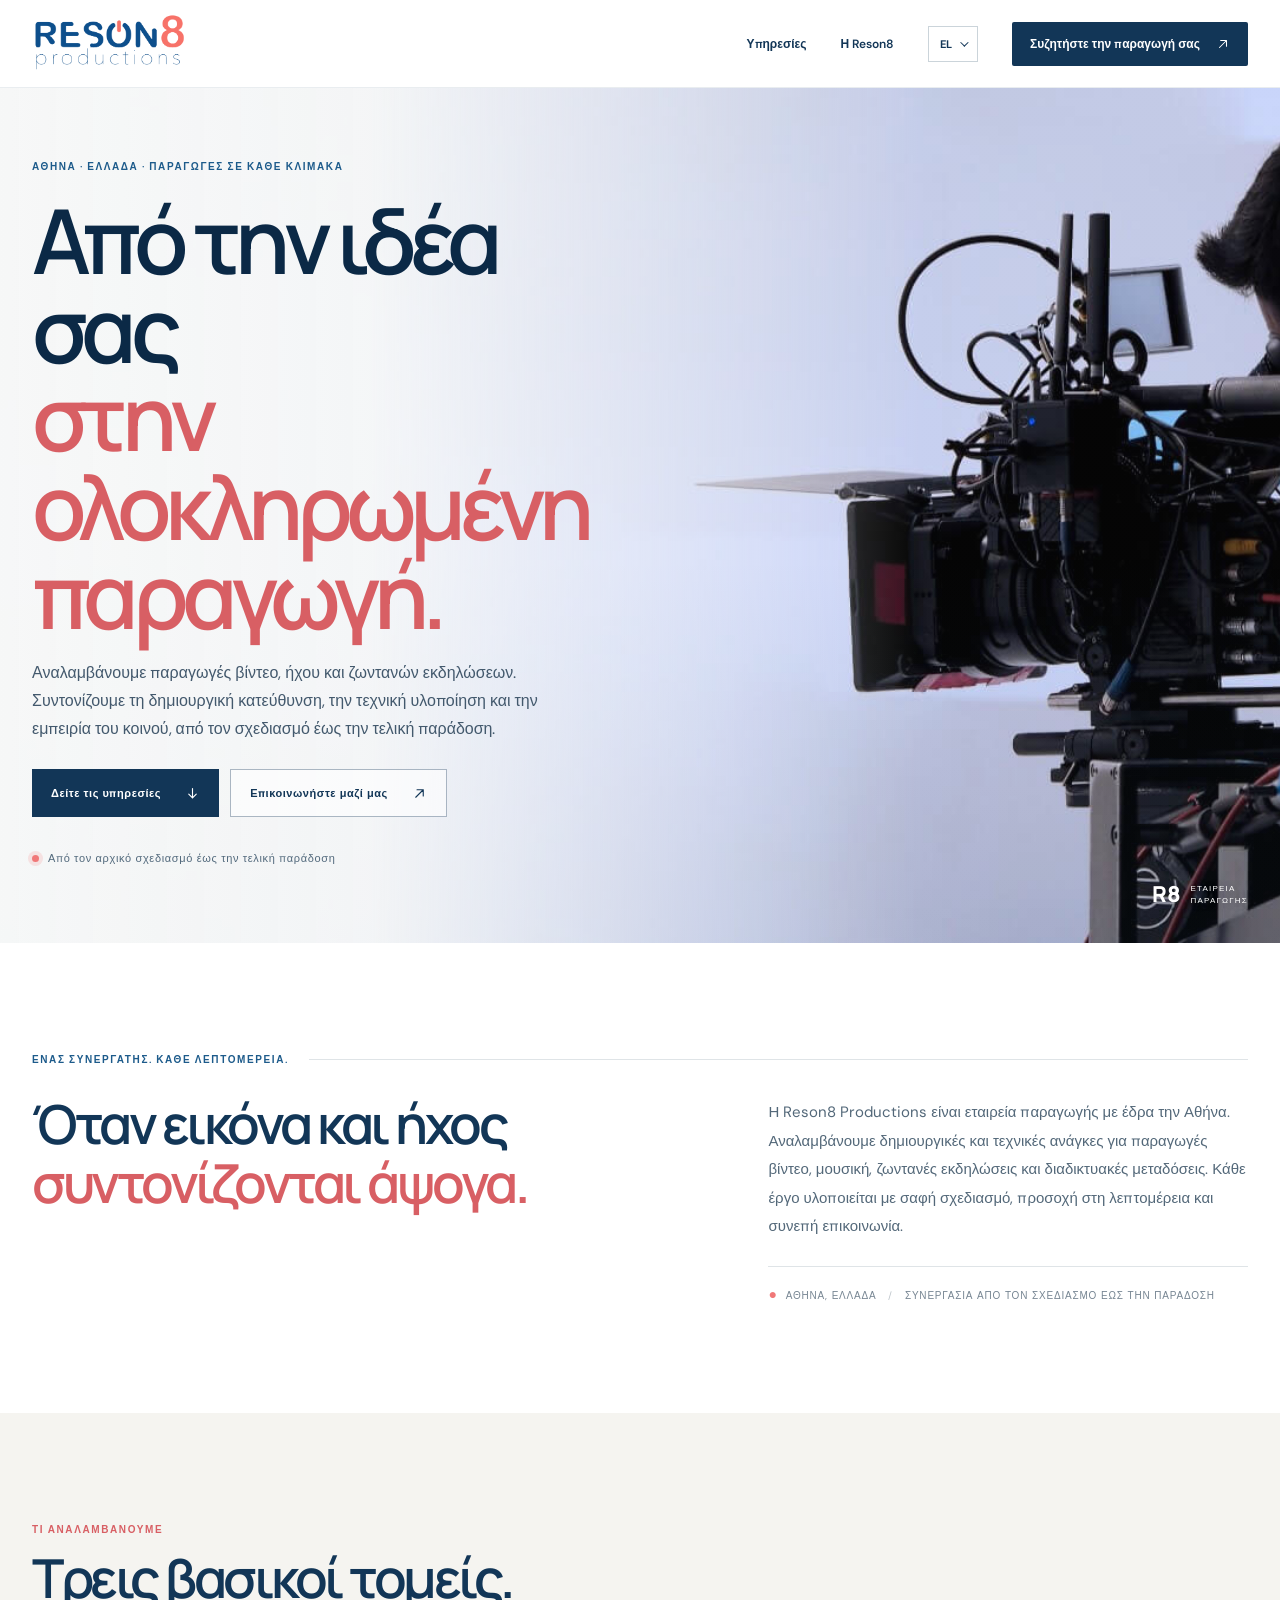
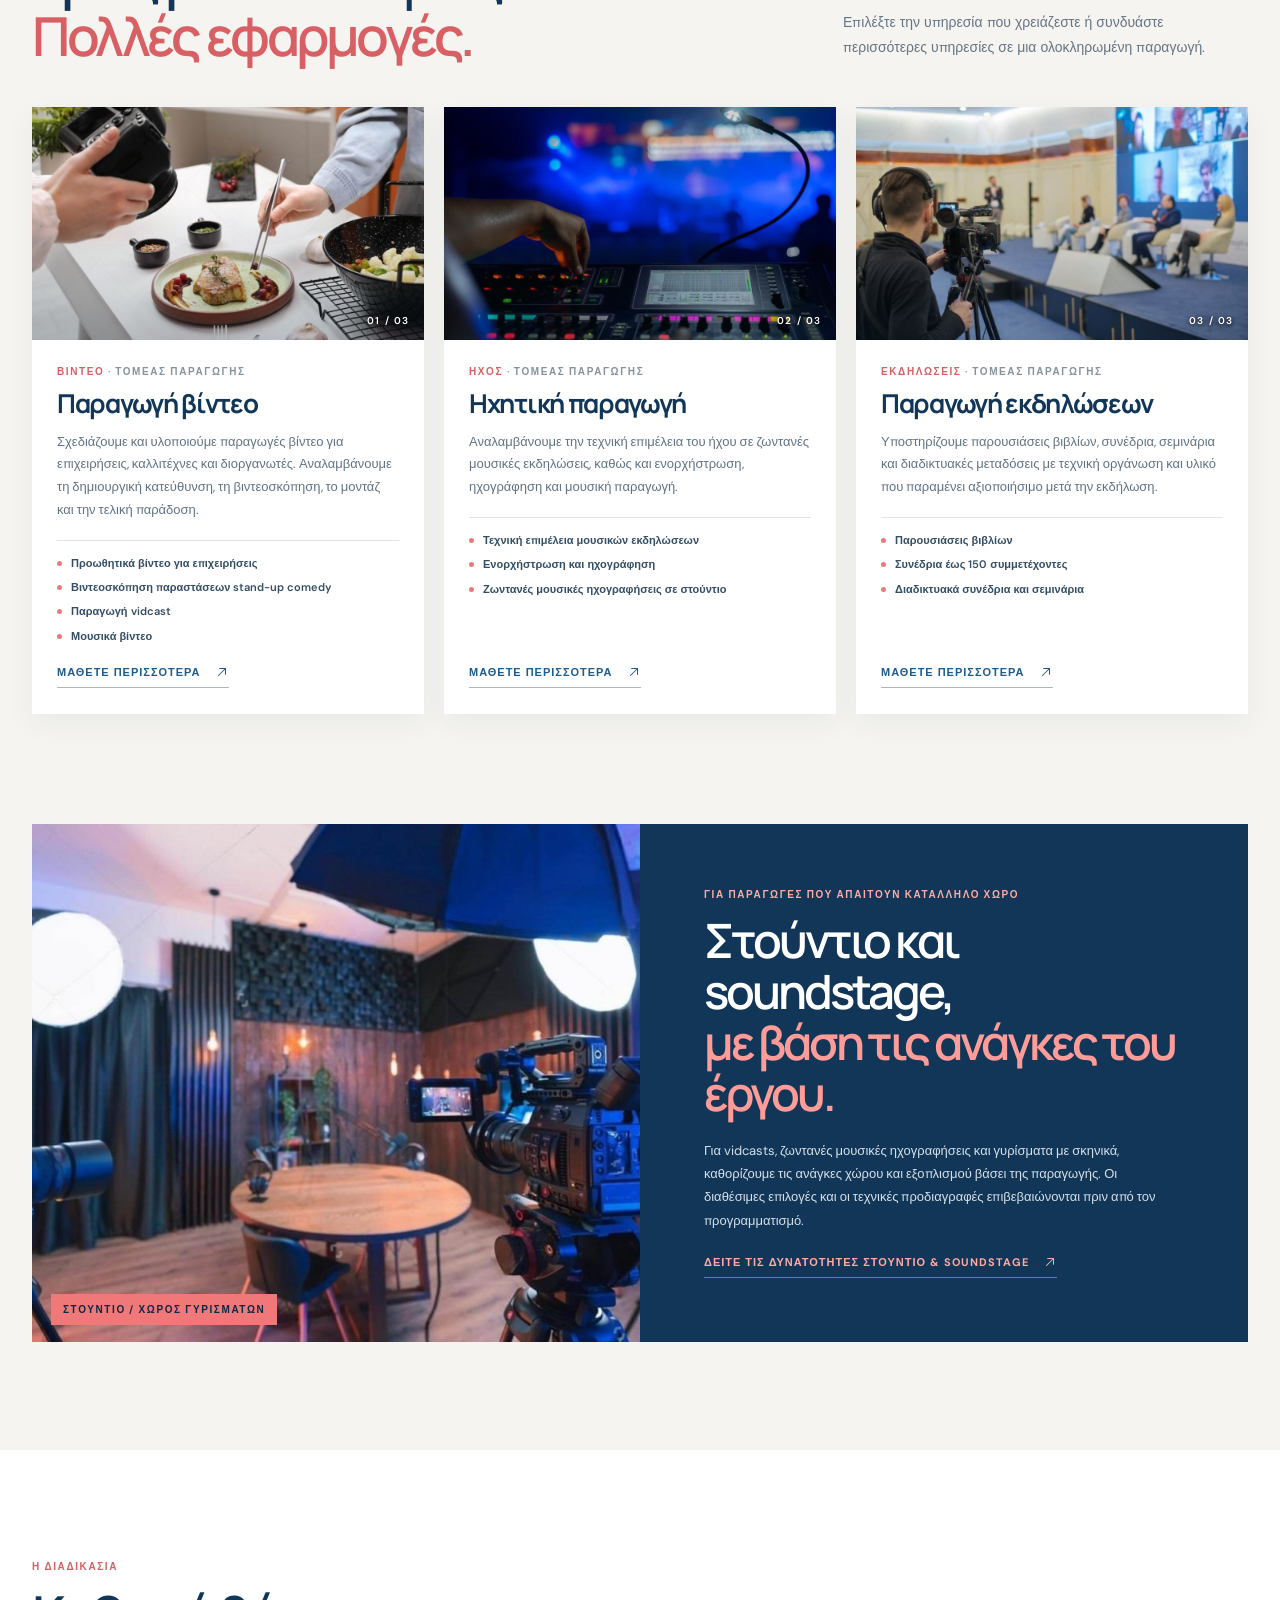
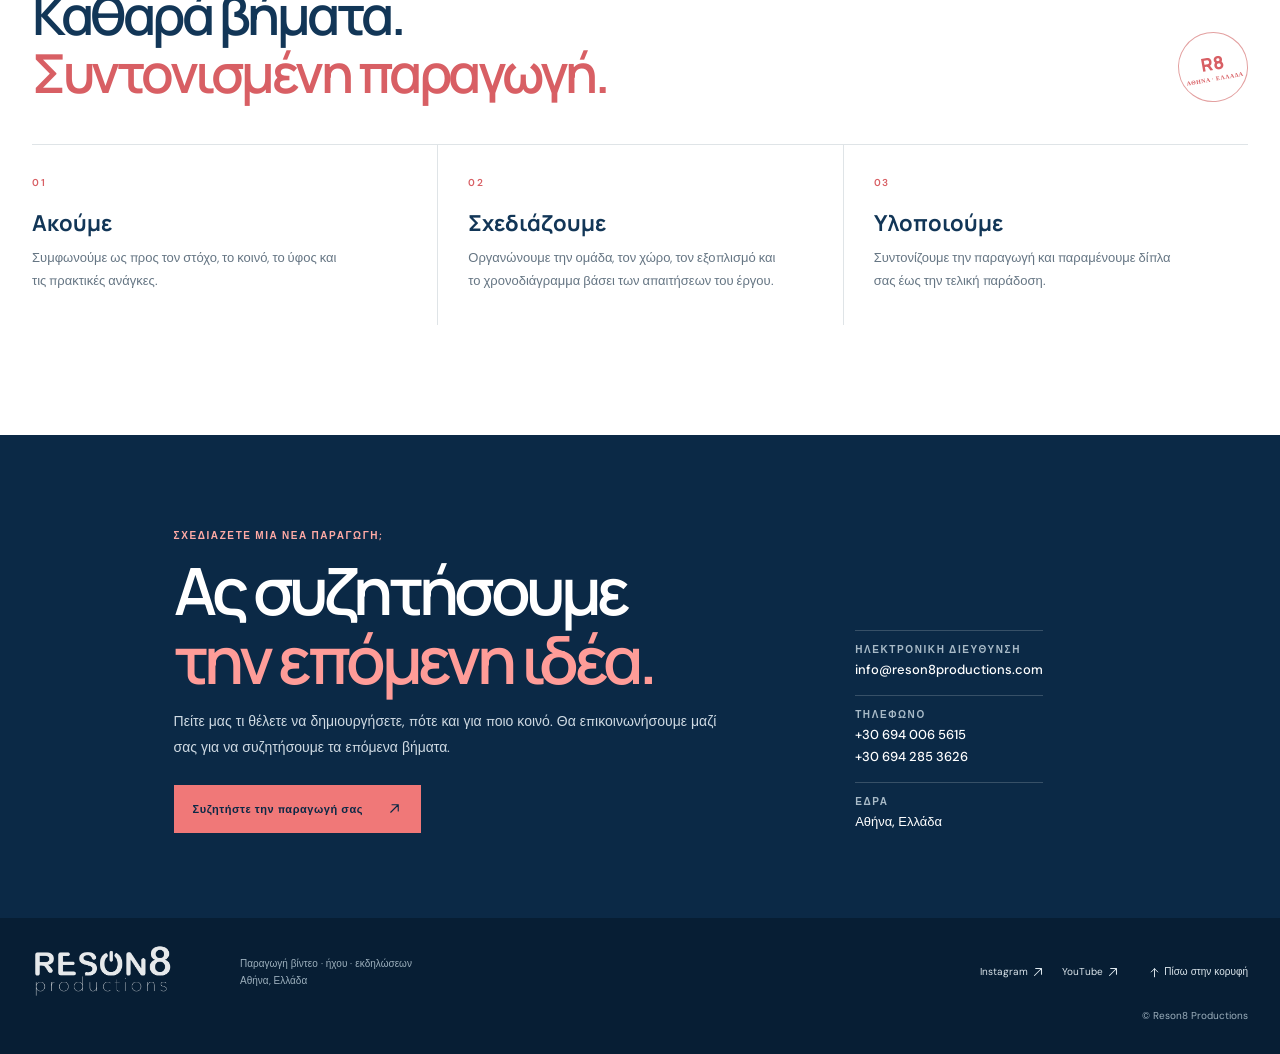
<file: index.html>
<!doctype html><html lang="el"><head><meta charset="utf-8"><meta name="viewport" content="width=device-width,initial-scale=1"><title>Παραγωγή βίντεο, ήχου και εκδηλώσεων στην Αθήνα | Reson8 Productions</title><meta name="description" content="Η Reson8 Productions στην Αθήνα αναλαμβάνει παραγωγή βίντεο, ηχητική επιμέλεια, ηχογραφήσεις, εκδηλώσεις, vidcasts και διαδικτυακά σεμινάρια."><link rel="canonical" href="https://reson8productions.com/"><link rel="alternate" hreflang="el-GR" href="https://reson8productions.com/"><link rel="alternate" hreflang="en" href="https://reson8productions.com/en/"><link rel="alternate" hreflang="x-default" href="https://reson8productions.com/"><meta property="og:type" content="website"><meta property="og:site_name" content="Reson8 Productions"><meta property="og:locale" content="el_GR"><meta property="og:title" content="Παραγωγή βίντεο, ήχου και εκδηλώσεων στην Αθήνα | Reson8 Productions"><meta property="og:description" content="Η Reson8 Productions στην Αθήνα αναλαμβάνει παραγωγή βίντεο, ηχητική επιμέλεια, ηχογραφήσεις, εκδηλώσεις, vidcasts και διαδικτυακά σεμινάρια."><meta property="og:url" content="https://reson8productions.com/"><meta property="og:image" content="https://reson8productions.com/Reson8_files/original-camera-setup.jpg"><meta name="twitter:card" content="summary_large_image"><script type="application/ld+json">{"@context":"https://schema.org","@type":"Organization","@id":"https://reson8productions.com/#business","name":"Reson8 Productions","url":"https://reson8productions.com/","email":"info@reson8productions.com","telephone":["+30 694 006 5615","+30 694 285 3626"],"logo":"https://reson8productions.com/Reson8_files/original-reson8-logo.png","address":{"@type":"PostalAddress","addressLocality":"Athens","addressRegion":"Attica","addressCountry":"GR"},"sameAs":["https://www.instagram.com/reson8_productions/","https://www.youtube.com/@Reson8productions","https://www.facebook.com/profile.php?id=61552597577874"],"areaServed":{"@type":"City","name":"Athens"}}</script><link rel="preconnect" href="https://fonts.googleapis.com"><link rel="preconnect" href="https://fonts.gstatic.com" crossorigin><link href="https://fonts.googleapis.com/css2?family=DM+Sans:wght@400;500;600;700&family=Manrope:wght@400;500;600;700;800&display=swap" rel="stylesheet"><link rel="preload" as="image" href="Reson8_files/original-camera-setup.jpg"><link rel="stylesheet" href="assets/site.css"></head><body id="top"><header class="site-header"><div class="nav-shell"><a class="brand" href="index.html" aria-label="Reson8 Productions"><img src="Reson8_files/original-reson8-logo.png" width="200" height="76" alt="Reson8 Productions"></a><button class="menu-toggle" aria-label="Άνοιγμα μενού" aria-expanded="false" type="button"><span></span><span></span></button><nav class="nav-links" aria-label="Υπηρεσίες"><a href="index.html#services">Υπηρεσίες</a><a href="index.html#about">Η Reson8</a><div class="language-wrap"><button class="language-trigger" type="button" aria-haspopup="true" aria-expanded="false" aria-label="Γλώσσα: EL"><span>EL</span><i aria-hidden="true"></i></button><div class="language-menu" hidden><a href="en/index.html" lang="en">EN</a></div></div><a class="nav-cta" href="mailto:info@reson8productions.com?subject=Συζητήστε+την+παραγωγή+σας">Συζητήστε την παραγωγή σας <svg class="icon-arrow icon-arrow-ne" aria-hidden="true" viewBox="0 0 24 24" fill="none" focusable="false"><path d="M6 18 18 6M8 6h10v10"/></svg></a></nav></div></header><main><section class="hero"><img class="hero-photo" src="Reson8_files/original-camera-setup.jpg" alt="Κινηματογραφική κάμερα και συνεργείο προετοιμάζονται για το γύρισμα" width="1920" height="562" fetchpriority="high"><div class="hero-wash"></div><div class="hero-content"><div class="eyebrow hero-eyebrow">Αθήνα · Ελλάδα · Παραγωγές σε κάθε κλίμακα</div><h1>Από την ιδέα σας<br><em>στην ολοκληρωμένη παραγωγή.</em></h1><p>Αναλαμβάνουμε παραγωγές βίντεο, ήχου και ζωντανών εκδηλώσεων. Συντονίζουμε τη δημιουργική κατεύθυνση, την τεχνική υλοποίηση και την εμπειρία του κοινού, από τον σχεδιασμό έως την τελική παράδοση.</p><div class="hero-actions"><a class="button button-dark" href="#services">Δείτε τις υπηρεσίες <svg class="icon-arrow icon-arrow-down" aria-hidden="true" viewBox="0 0 24 24" fill="none" focusable="false"><path d="M12 4v15m-6-6 6 6 6-6"/></svg></a><a class="button button-light" href="mailto:info@reson8productions.com">Επικοινωνήστε μαζί μας <svg class="icon-arrow icon-arrow-ne" aria-hidden="true" viewBox="0 0 24 24" fill="none" focusable="false"><path d="M6 18 18 6M8 6h10v10"/></svg></a></div><div class="hero-note"><span class="signal-dot"></span>Από τον αρχικό σχεδιασμό έως την τελική παράδοση</div></div><div class="hero-signature"><span>R8</span><small>ΕΤΑΙΡΕΙΑ<br>ΠΑΡΑΓΩΓΗΣ</small></div></section>
<section class="intro-section" id="about"><div class="section-label"><span class="eyebrow">Ένας συνεργάτης. Κάθε λεπτομέρεια.</span><span class="rule"></span></div><div class="intro-grid"><h2>Όταν εικόνα και ήχος<br><em>συντονίζονται άψογα.</em></h2><div class="intro-copy"><p>Η Reson8 Productions είναι εταιρεία παραγωγής με έδρα την Αθήνα. Αναλαμβάνουμε δημιουργικές και τεχνικές ανάγκες για παραγωγές βίντεο, μουσική, ζωντανές εκδηλώσεις και διαδικτυακές μεταδόσεις. Κάθε έργο υλοποιείται με σαφή σχεδιασμό, προσοχή στη λεπτομέρεια και συνεπή επικοινωνία.</p><div class="location-line"><span class="pin">●</span>Αθήνα, Ελλάδα <span class="line-sep">/</span> Συνεργασία από τον σχεδιασμό έως την παράδοση</div></div></div></section>
<section class="services-section" id="services"><div class="section-heading"><div><div class="eyebrow coral-text">Τι αναλαμβάνουμε</div><h2>Τρεις βασικοί τομείς.<br><em>Πολλές εφαρμογές.</em></h2></div><p>Επιλέξτε την υπηρεσία που χρειάζεστε ή συνδυάστε περισσότερες υπηρεσίες σε μια ολοκληρωμένη παραγωγή.</p></div><div class="service-grid"><article class="service-card"><a class="service-photo" href="ypiresies/paragogi-video/index.html" aria-label="Μάθετε περισσότερα: Παραγωγή βίντεο"><img src="Reson8_files/original-video-promo.jpg" alt="Γύρισμα προωθητικού βίντεο με κάμερα και προετοιμασία φαγητού" width="980" height="653" loading="lazy"><span class="photo-index">01 / 03</span></a><div class="service-card-copy"><div class="card-overline">Βίντεο <span>· τομέας παραγωγής</span></div><h3><a href="ypiresies/paragogi-video/index.html">Παραγωγή βίντεο</a></h3><p>Σχεδιάζουμε και υλοποιούμε παραγωγές βίντεο για επιχειρήσεις, καλλιτέχνες και διοργανωτές. Αναλαμβάνουμε τη δημιουργική κατεύθυνση, τη βιντεοσκόπηση, το μοντάζ και την τελική παράδοση.</p><ul class="service-tags"><li>Προωθητικά βίντεο για επιχειρήσεις</li><li>Βιντεοσκόπηση παραστάσεων stand-up comedy</li><li>Παραγωγή vidcast</li><li>Μουσικά βίντεο</li></ul><a class="text-link" href="ypiresies/paragogi-video/index.html">Μάθετε περισσότερα <svg class="icon-arrow icon-arrow-ne" aria-hidden="true" viewBox="0 0 24 24" fill="none" focusable="false"><path d="M6 18 18 6M8 6h10v10"/></svg></a></div></article><article class="service-card"><a class="service-photo" href="ypiresies/ichitiki-paragogi/index.html" aria-label="Μάθετε περισσότερα: Ηχητική παραγωγή"><img src="Reson8_files/original-audio-live.jpg" alt="Ηχολήπτης σε κονσόλα κατά τη διάρκεια ζωντανής παραγωγής" width="980" height="653" loading="lazy"><span class="photo-index">02 / 03</span></a><div class="service-card-copy"><div class="card-overline">Ήχος <span>· τομέας παραγωγής</span></div><h3><a href="ypiresies/ichitiki-paragogi/index.html">Ηχητική παραγωγή</a></h3><p>Αναλαμβάνουμε την τεχνική επιμέλεια του ήχου σε ζωντανές μουσικές εκδηλώσεις, καθώς και ενορχήστρωση, ηχογράφηση και μουσική παραγωγή.</p><ul class="service-tags"><li>Τεχνική επιμέλεια μουσικών εκδηλώσεων</li><li>Ενορχήστρωση και ηχογράφηση</li><li>Ζωντανές μουσικές ηχογραφήσεις σε στούντιο</li></ul><a class="text-link" href="ypiresies/ichitiki-paragogi/index.html">Μάθετε περισσότερα <svg class="icon-arrow icon-arrow-ne" aria-hidden="true" viewBox="0 0 24 24" fill="none" focusable="false"><path d="M6 18 18 6M8 6h10v10"/></svg></a></div></article><article class="service-card"><a class="service-photo" href="ypiresies/paragogi-ekdiloseon/index.html" aria-label="Μάθετε περισσότερα: Παραγωγή εκδηλώσεων"><img src="Reson8_files/original-seminars.jpg" alt="Κάμερα καταγράφει ομιλητές σε συνέδριο" width="980" height="653" loading="lazy"><span class="photo-index">03 / 03</span></a><div class="service-card-copy"><div class="card-overline">Εκδηλώσεις <span>· τομέας παραγωγής</span></div><h3><a href="ypiresies/paragogi-ekdiloseon/index.html">Παραγωγή εκδηλώσεων</a></h3><p>Υποστηρίζουμε παρουσιάσεις βιβλίων, συνέδρια, σεμινάρια και διαδικτυακές μεταδόσεις με τεχνική οργάνωση και υλικό που παραμένει αξιοποιήσιμο μετά την εκδήλωση.</p><ul class="service-tags"><li>Παρουσιάσεις βιβλίων</li><li>Συνέδρια έως 150 συμμετέχοντες</li><li>Διαδικτυακά συνέδρια και σεμινάρια</li></ul><a class="text-link" href="ypiresies/paragogi-ekdiloseon/index.html">Μάθετε περισσότερα <svg class="icon-arrow icon-arrow-ne" aria-hidden="true" viewBox="0 0 24 24" fill="none" focusable="false"><path d="M6 18 18 6M8 6h10v10"/></svg></a></div></article></div></section>
<section class="studio-feature"><div class="studio-photo"><img src="Reson8_files/original-videocasts.jpg" width="980" height="649" alt="Στούντιο vidcast με κάμερες, φωτισμό και μικρόφωνα" loading="lazy"><span class="studio-photo-tag">ΣΤΟΥΝΤΙΟ / ΧΩΡΟΣ ΓΥΡΙΣΜΑΤΩΝ</span></div><div class="studio-feature-copy"><div class="eyebrow">Για παραγωγές που απαιτούν κατάλληλο χώρο</div><h2>Στούντιο και soundstage,<br><em>με βάση τις ανάγκες του έργου.</em></h2><p>Για vidcasts, ζωντανές μουσικές ηχογραφήσεις και γυρίσματα με σκηνικά, καθορίζουμε τις ανάγκες χώρου και εξοπλισμού βάσει της παραγωγής. Οι διαθέσιμες επιλογές και οι τεχνικές προδιαγραφές επιβεβαιώνονται πριν από τον προγραμματισμό.</p><a class="text-link" href="ypiresies/studio-soundstage/index.html">Δείτε τις δυνατότητες στούντιο & soundstage <svg class="icon-arrow icon-arrow-ne" aria-hidden="true" viewBox="0 0 24 24" fill="none" focusable="false"><path d="M6 18 18 6M8 6h10v10"/></svg></a></div></section>
<section class="process-section"><div class="section-heading"><div><div class="eyebrow coral-text">Η διαδικασία</div><h2>Καθαρά βήματα.<br><em>Συντονισμένη παραγωγή.</em></h2></div><span class="process-stamp">R8<br><small>ΑΘΗΝΑ · ΕΛΛΑΔΑ</small></span></div><div class="process-grid"><article class="process-step"><span>01</span><h3>Ακούμε</h3><p>Συμφωνούμε ως προς τον στόχο, το κοινό, το ύφος και τις πρακτικές ανάγκες.</p></article><article class="process-step"><span>02</span><h3>Σχεδιάζουμε</h3><p>Οργανώνουμε την ομάδα, τον χώρο, τον εξοπλισμό και το χρονοδιάγραμμα βάσει των απαιτήσεων του έργου.</p></article><article class="process-step"><span>03</span><h3>Υλοποιούμε</h3><p>Συντονίζουμε την παραγωγή και παραμένουμε δίπλα σας έως την τελική παράδοση.</p></article></div></section>
<section class="contact-section" id="contact"><div class="contact-content"><div class="eyebrow">Σχεδιάζετε μια νέα παραγωγή;</div><h2>Ας συζητήσουμε<br><em>την επόμενη ιδέα.</em></h2><p>Πείτε μας τι θέλετε να δημιουργήσετε, πότε και για ποιο κοινό. Θα επικοινωνήσουμε μαζί σας για να συζητήσουμε τα επόμενα βήματα.</p><a class="button button-coral" href="mailto:info@reson8productions.com">Συζητήστε την παραγωγή σας <svg class="icon-arrow icon-arrow-ne" aria-hidden="true" viewBox="0 0 24 24" fill="none" focusable="false"><path d="M6 18 18 6M8 6h10v10"/></svg></a></div><div class="contact-details"><div><span>Ηλεκτρονική διεύθυνση</span><a href="mailto:info@reson8productions.com">info@reson8productions.com</a></div><div><span>Τηλέφωνο</span><a href="tel:+306940065615">+30 694 006 5615</a><a href="tel:+306942853626">+30 694 285 3626</a></div><div><span>Έδρα</span><strong>Αθήνα, Ελλάδα</strong></div></div></section></main><footer class="site-footer"><div class="footer-inner"><a href="index.html" class="footer-brand"><img src="Reson8_files/original-reson8-logo.png" width="175" height="67" alt="Reson8 Productions"></a><p>Παραγωγή βίντεο · ήχου · εκδηλώσεων<br>Αθήνα, Ελλάδα</p><div class="footer-social"><a href="https://www.instagram.com/reson8_productions/" target="_blank" rel="noreferrer">Instagram <svg class="icon-arrow icon-arrow-ne" aria-hidden="true" viewBox="0 0 24 24" fill="none" focusable="false"><path d="M6 18 18 6M8 6h10v10"/></svg></a><a href="https://www.youtube.com/@Reson8productions" target="_blank" rel="noreferrer">YouTube <svg class="icon-arrow icon-arrow-ne" aria-hidden="true" viewBox="0 0 24 24" fill="none" focusable="false"><path d="M6 18 18 6M8 6h10v10"/></svg></a></div><a href="#top" class="backtop"><svg class="icon-arrow icon-arrow-up" aria-hidden="true" viewBox="0 0 24 24" fill="none" focusable="false"><path d="M12 20V5m-6 6 6-6 6 6"/></svg> Πίσω στην κορυφή</a><small>© Reson8 Productions</small></div></footer><script>const t=document.querySelector('.menu-toggle'),n=document.querySelector('.nav-links'),l=document.querySelector('.language-trigger'),m=document.querySelector('.language-menu');t?.addEventListener('click',()=>{let o=n.classList.toggle('open');t.setAttribute('aria-expanded',o);});l?.addEventListener('click',()=>{let o=l.getAttribute('aria-expanded')==='true';l.setAttribute('aria-expanded',String(!o));m.hidden=o});document.addEventListener('click',e=>{if(!e.target.closest('.language-wrap')){m.hidden=true;l?.setAttribute('aria-expanded','false')}});document.addEventListener('keydown',e=>{if(e.key==='Escape'){m.hidden=true;l?.setAttribute('aria-expanded','false')}});</script></body></html>
</file>
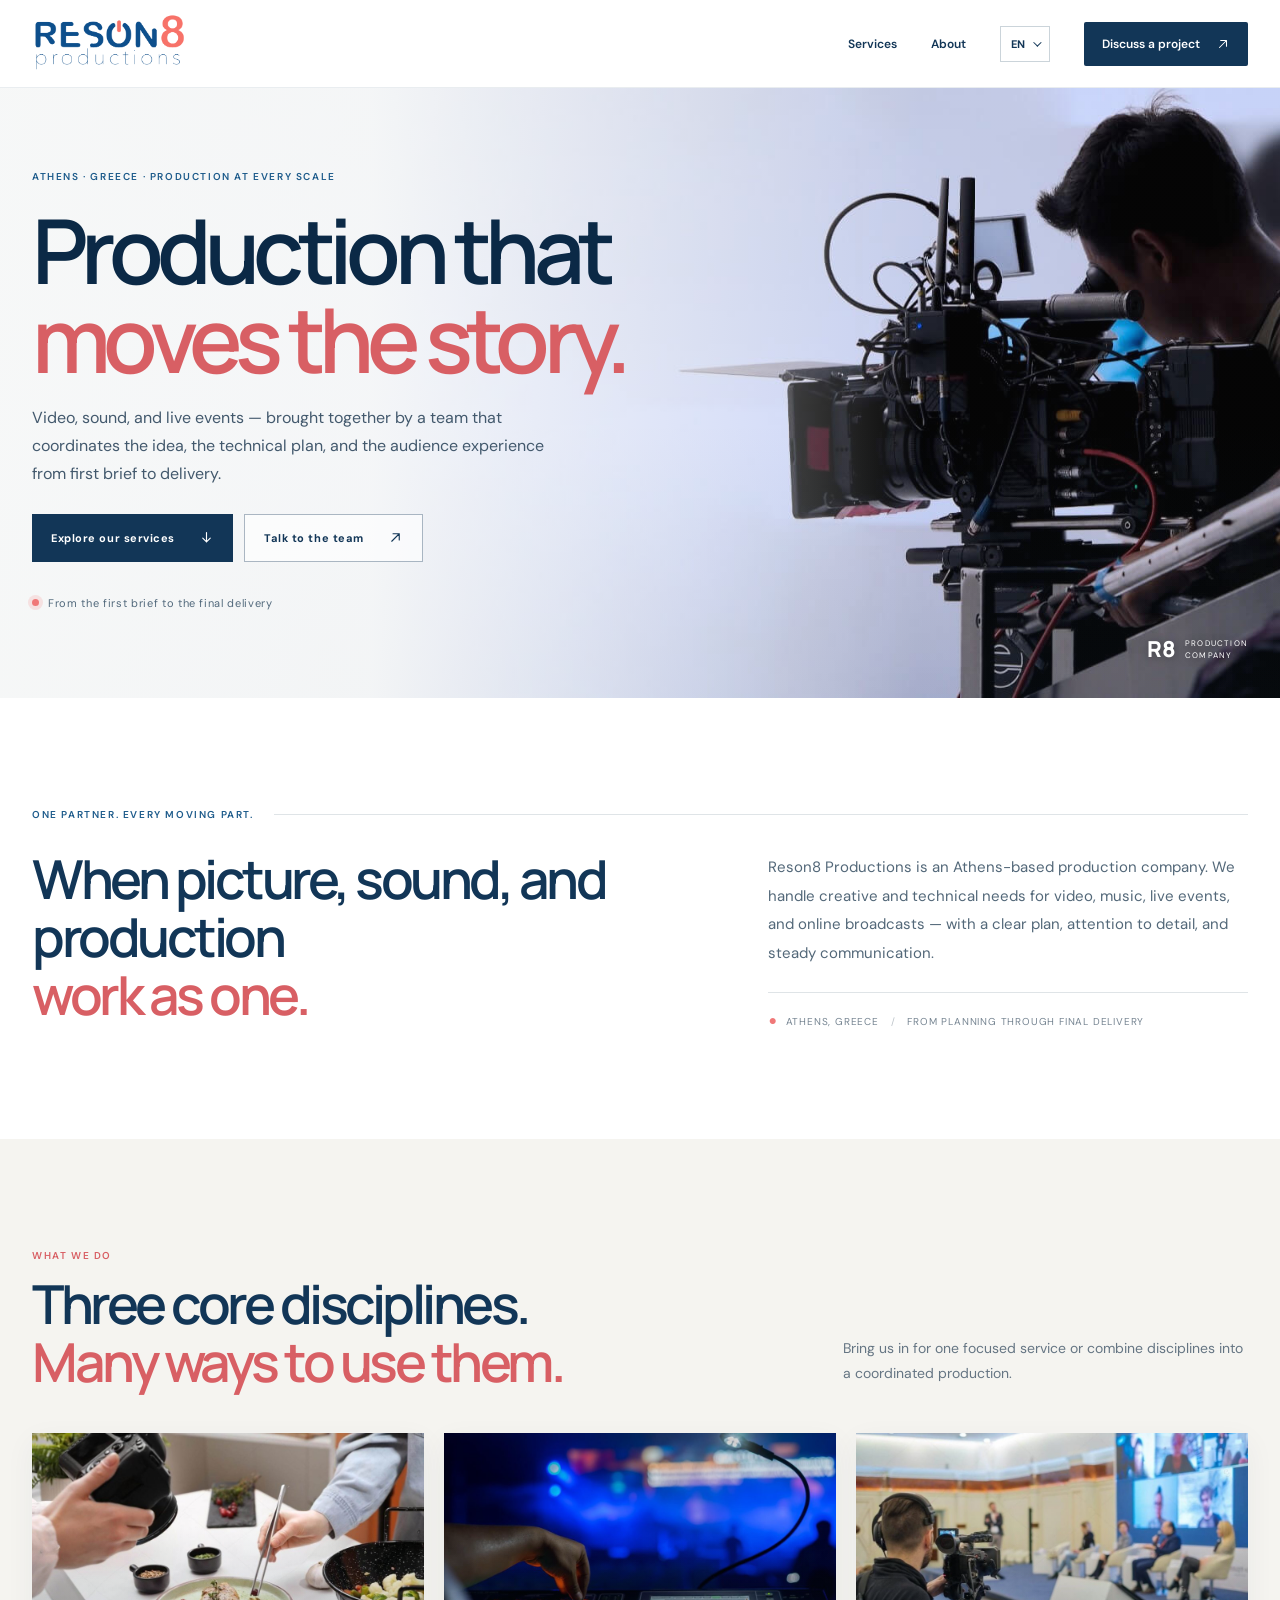
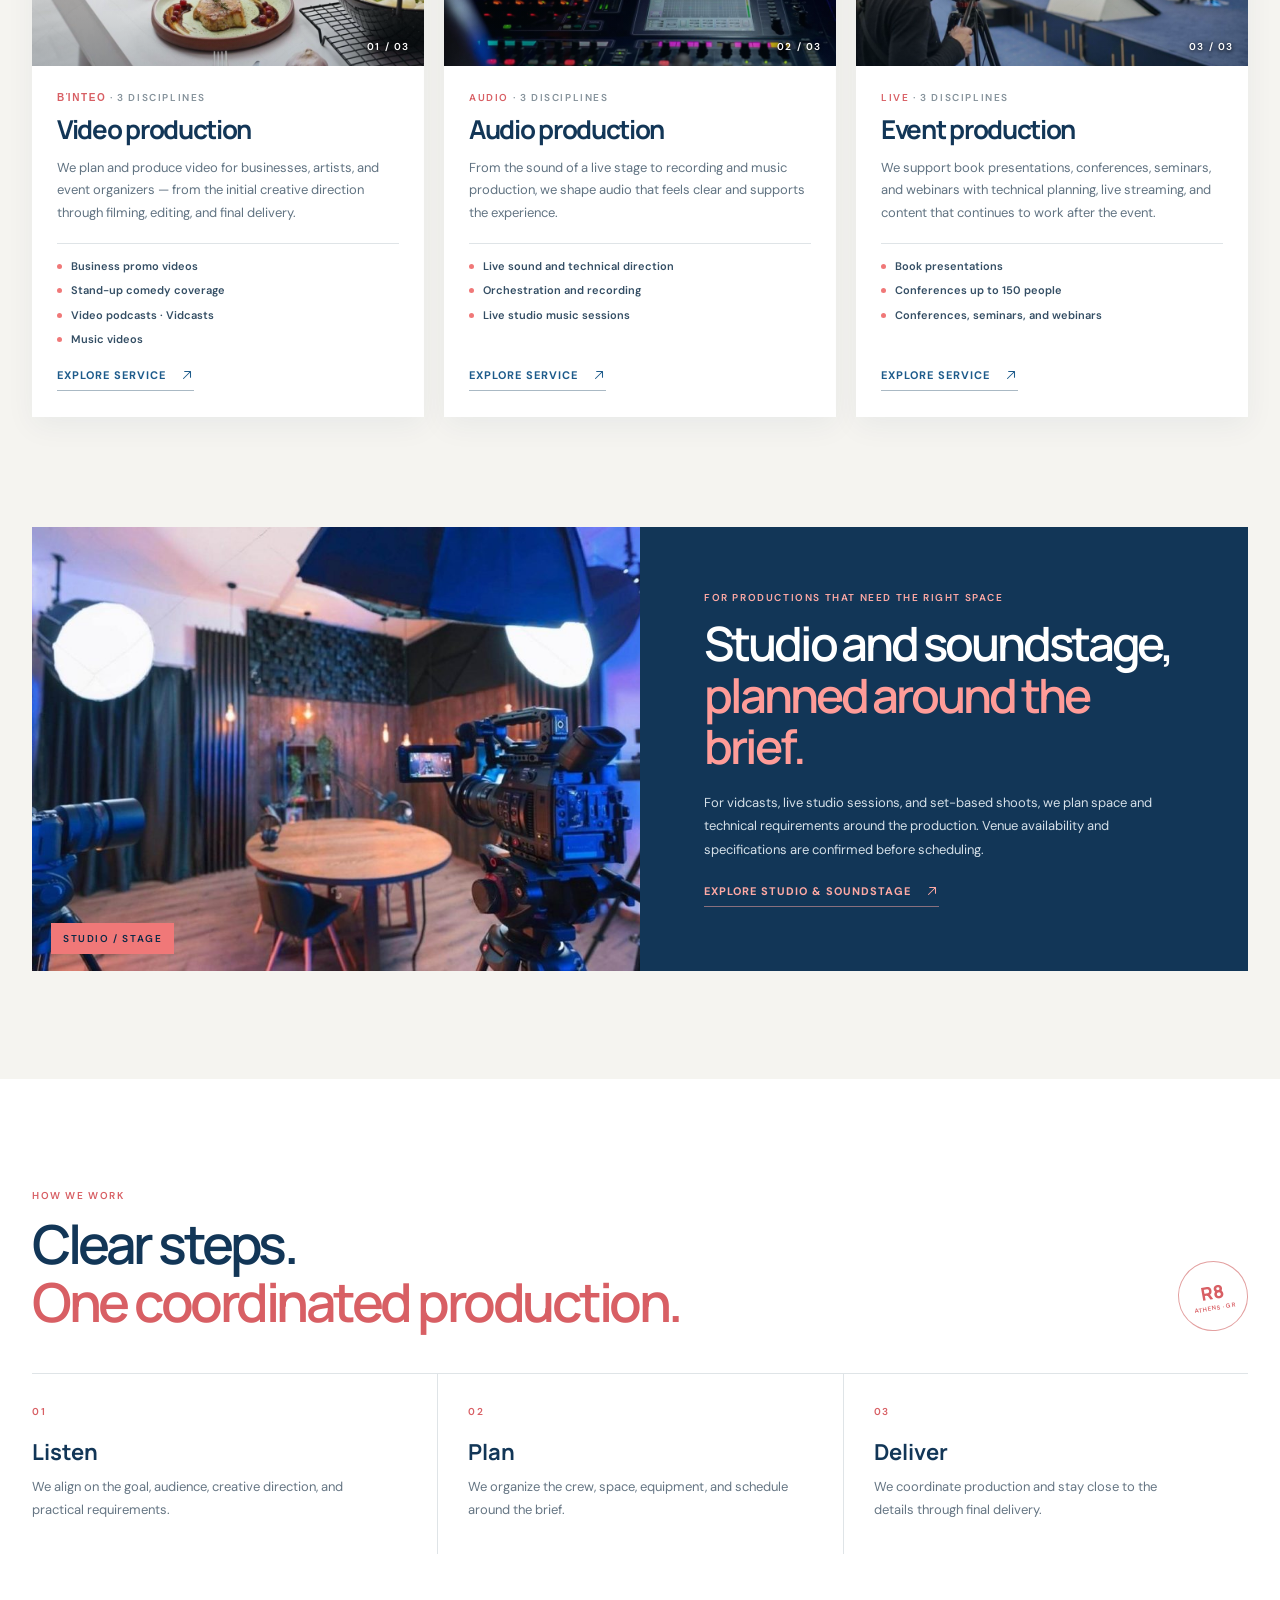
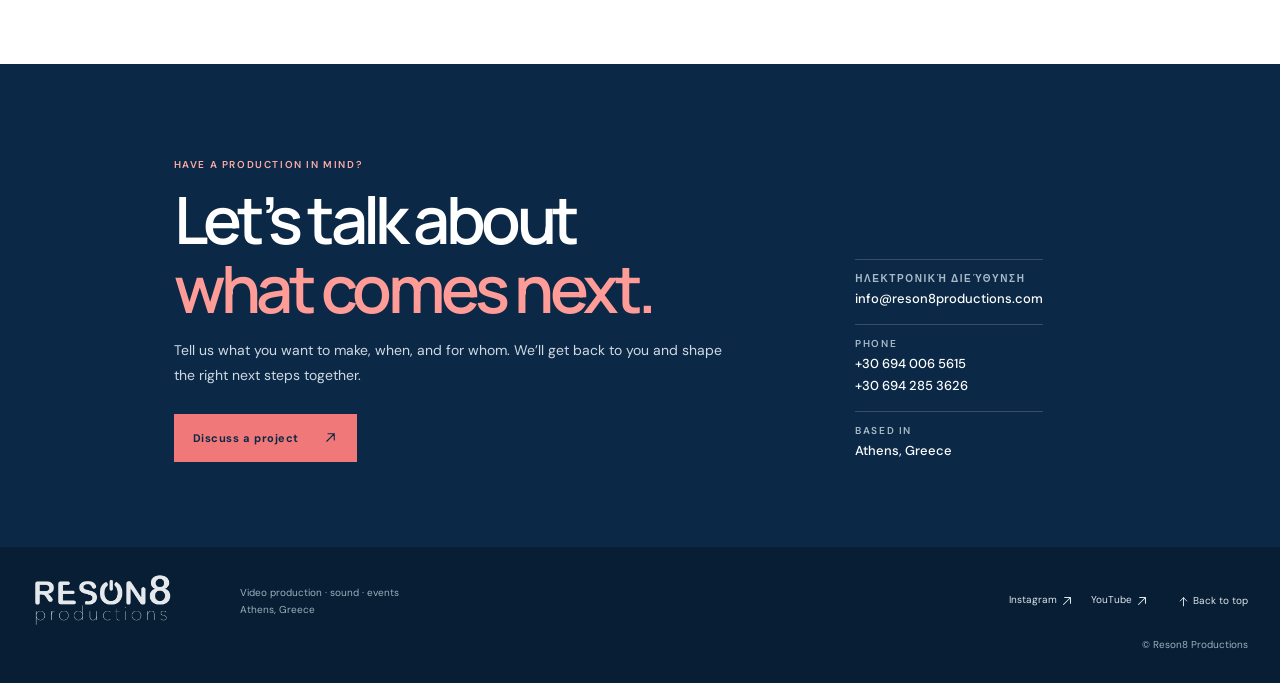
<file: en/index.html>
<!doctype html><html lang="en"><head><meta charset="utf-8"><meta name="viewport" content="width=device-width,initial-scale=1"><title>Video, Audio &amp; Event Production in Athens | Reson8 Productions</title><meta name="description" content="Athens-based Reson8 Productions delivers video production, live sound, recording, events, vidcasts, and webinar support."><link rel="canonical" href="https://reson8productions.com/en/"><link rel="alternate" hreflang="el-GR" href="https://reson8productions.com/"><link rel="alternate" hreflang="en" href="https://reson8productions.com/en/"><link rel="alternate" hreflang="x-default" href="https://reson8productions.com/"><meta property="og:type" content="website"><meta property="og:site_name" content="Reson8 Productions"><meta property="og:locale" content="en_GB"><meta property="og:title" content="Video, Audio &amp; Event Production in Athens | Reson8 Productions"><meta property="og:description" content="Athens-based Reson8 Productions delivers video production, live sound, recording, events, vidcasts, and webinar support."><meta property="og:url" content="https://reson8productions.com/en/"><meta property="og:image" content="https://reson8productions.com/Reson8_files/original-camera-setup.jpg"><meta name="twitter:card" content="summary_large_image"><script type="application/ld+json">{"@context":"https://schema.org","@type":"Organization","@id":"https://reson8productions.com/#business","name":"Reson8 Productions","url":"https://reson8productions.com/","email":"info@reson8productions.com","telephone":["+30 694 006 5615","+30 694 285 3626"],"logo":"https://reson8productions.com/Reson8_files/original-reson8-logo.png","address":{"@type":"PostalAddress","addressLocality":"Athens","addressRegion":"Attica","addressCountry":"GR"},"sameAs":["https://www.instagram.com/reson8_productions/","https://www.youtube.com/@Reson8productions","https://www.facebook.com/profile.php?id=61552597577874"],"areaServed":{"@type":"City","name":"Athens"}}</script><link rel="preconnect" href="https://fonts.googleapis.com"><link rel="preconnect" href="https://fonts.gstatic.com" crossorigin><link href="https://fonts.googleapis.com/css2?family=DM+Sans:wght@400;500;600;700&family=Manrope:wght@400;500;600;700;800&display=swap" rel="stylesheet"><link rel="preload" as="image" href="../Reson8_files/original-camera-setup.jpg"><link rel="stylesheet" href="../assets/site.css"></head><body id="top"><header class="site-header"><div class="nav-shell"><a class="brand" href="../en/index.html" aria-label="Reson8 Productions"><img src="../Reson8_files/original-reson8-logo.png" width="200" height="76" alt="Reson8 Productions"></a><button class="menu-toggle" aria-label="Open menu" aria-expanded="false" type="button"><span></span><span></span></button><nav class="nav-links" aria-label="Services"><a href="../en/index.html#services">Services</a><a href="../en/index.html#about">About</a><div class="language-wrap"><button class="language-trigger" type="button" aria-haspopup="true" aria-expanded="false" aria-label="Language: EN"><span>EN</span><i aria-hidden="true"></i></button><div class="language-menu" hidden><a href="../index.html" lang="el">EL</a></div></div><a class="nav-cta" href="mailto:info@reson8productions.com?subject=Discuss+a+project">Discuss a project <svg class="icon-arrow icon-arrow-ne" aria-hidden="true" viewBox="0 0 24 24" fill="none" focusable="false"><path d="M6 18 18 6M8 6h10v10"/></svg></a></nav></div></header><main><section class="hero"><img class="hero-photo" src="../Reson8_files/original-camera-setup.jpg" alt="Camera crew preparing a cinema camera for a production" width="1920" height="562" fetchpriority="high"><div class="hero-wash"></div><div class="hero-content"><div class="eyebrow hero-eyebrow">Athens · Greece · Production at every scale</div><h1>Production that<br><em>moves the story.</em></h1><p>Video, sound, and live events — brought together by a team that coordinates the idea, the technical plan, and the audience experience from first brief to delivery.</p><div class="hero-actions"><a class="button button-dark" href="#services">Explore our services <svg class="icon-arrow icon-arrow-down" aria-hidden="true" viewBox="0 0 24 24" fill="none" focusable="false"><path d="M12 4v15m-6-6 6 6 6-6"/></svg></a><a class="button button-light" href="mailto:info@reson8productions.com">Talk to the team <svg class="icon-arrow icon-arrow-ne" aria-hidden="true" viewBox="0 0 24 24" fill="none" focusable="false"><path d="M6 18 18 6M8 6h10v10"/></svg></a></div><div class="hero-note"><span class="signal-dot"></span>From the first brief to the final delivery</div></div><div class="hero-signature"><span>R8</span><small>PRODUCTION<br>COMPANY</small></div></section>
<section class="intro-section" id="about"><div class="section-label"><span class="eyebrow">One partner. Every moving part.</span><span class="rule"></span></div><div class="intro-grid"><h2>When picture, sound, and production<br><em>work as one.</em></h2><div class="intro-copy"><p>Reson8 Productions is an Athens-based production company. We handle creative and technical needs for video, music, live events, and online broadcasts — with a clear plan, attention to detail, and steady communication.</p><div class="location-line"><span class="pin">●</span>Athens, Greece <span class="line-sep">/</span> From planning through final delivery</div></div></div></section>
<section class="services-section" id="services"><div class="section-heading"><div><div class="eyebrow coral-text">What we do</div><h2>Three core disciplines.<br><em>Many ways to use them.</em></h2></div><p>Bring us in for one focused service or combine disciplines into a coordinated production.</p></div><div class="service-grid"><article class="service-card"><a class="service-photo" href="../en/services/video-production/index.html" aria-label="Explore service: Video production"><img src="../Reson8_files/original-video-promo.jpg" alt="Promotional video shoot with camera and food styling" width="980" height="653" loading="lazy"><span class="photo-index">01 / 03</span></a><div class="service-card-copy"><div class="card-overline">Βίντεο <span>· 3 disciplines</span></div><h3><a href="../en/services/video-production/index.html">Video production</a></h3><p>We plan and produce video for businesses, artists, and event organizers — from the initial creative direction through filming, editing, and final delivery.</p><ul class="service-tags"><li>Business promo videos</li><li>Stand-up comedy coverage</li><li>Video podcasts · Vidcasts</li><li>Music videos</li></ul><a class="text-link" href="../en/services/video-production/index.html">Explore service <svg class="icon-arrow icon-arrow-ne" aria-hidden="true" viewBox="0 0 24 24" fill="none" focusable="false"><path d="M6 18 18 6M8 6h10v10"/></svg></a></div></article><article class="service-card"><a class="service-photo" href="../en/services/audio-production/index.html" aria-label="Explore service: Audio production"><img src="../Reson8_files/original-audio-live.jpg" alt="Sound engineer at a live production mixing console" width="980" height="653" loading="lazy"><span class="photo-index">02 / 03</span></a><div class="service-card-copy"><div class="card-overline">Audio <span>· 3 disciplines</span></div><h3><a href="../en/services/audio-production/index.html">Audio production</a></h3><p>From the sound of a live stage to recording and music production, we shape audio that feels clear and supports the experience.</p><ul class="service-tags"><li>Live sound and technical direction</li><li>Orchestration and recording</li><li>Live studio music sessions</li></ul><a class="text-link" href="../en/services/audio-production/index.html">Explore service <svg class="icon-arrow icon-arrow-ne" aria-hidden="true" viewBox="0 0 24 24" fill="none" focusable="false"><path d="M6 18 18 6M8 6h10v10"/></svg></a></div></article><article class="service-card"><a class="service-photo" href="../en/services/event-production/index.html" aria-label="Explore service: Event production"><img src="../Reson8_files/original-seminars.jpg" alt="Camera filming speakers at a conference" width="980" height="653" loading="lazy"><span class="photo-index">03 / 03</span></a><div class="service-card-copy"><div class="card-overline">Live <span>· 3 disciplines</span></div><h3><a href="../en/services/event-production/index.html">Event production</a></h3><p>We support book presentations, conferences, seminars, and webinars with technical planning, live streaming, and content that continues to work after the event.</p><ul class="service-tags"><li>Book presentations</li><li>Conferences up to 150 people</li><li>Conferences, seminars, and webinars</li></ul><a class="text-link" href="../en/services/event-production/index.html">Explore service <svg class="icon-arrow icon-arrow-ne" aria-hidden="true" viewBox="0 0 24 24" fill="none" focusable="false"><path d="M6 18 18 6M8 6h10v10"/></svg></a></div></article></div></section>
<section class="studio-feature"><div class="studio-photo"><img src="../Reson8_files/original-videocasts.jpg" width="980" height="649" alt="Videocast studio with cameras, lighting, and microphones" loading="lazy"><span class="studio-photo-tag">STUDIO / STAGE</span></div><div class="studio-feature-copy"><div class="eyebrow">For productions that need the right space</div><h2>Studio and soundstage,<br><em>planned around the brief.</em></h2><p>For vidcasts, live studio sessions, and set-based shoots, we plan space and technical requirements around the production. Venue availability and specifications are confirmed before scheduling.</p><a class="text-link" href="../en/services/studio-soundstage/index.html">Explore studio & soundstage <svg class="icon-arrow icon-arrow-ne" aria-hidden="true" viewBox="0 0 24 24" fill="none" focusable="false"><path d="M6 18 18 6M8 6h10v10"/></svg></a></div></section>
<section class="process-section"><div class="section-heading"><div><div class="eyebrow coral-text">How we work</div><h2>Clear steps.<br><em>One coordinated production.</em></h2></div><span class="process-stamp">R8<br><small>ATHENS · GR</small></span></div><div class="process-grid"><article class="process-step"><span>01</span><h3>Listen</h3><p>We align on the goal, audience, creative direction, and practical requirements.</p></article><article class="process-step"><span>02</span><h3>Plan</h3><p>We organize the crew, space, equipment, and schedule around the brief.</p></article><article class="process-step"><span>03</span><h3>Deliver</h3><p>We coordinate production and stay close to the details through final delivery.</p></article></div></section>
<section class="contact-section" id="contact"><div class="contact-content"><div class="eyebrow">Have a production in mind?</div><h2>Let’s talk about<br><em>what comes next.</em></h2><p>Tell us what you want to make, when, and for whom. We’ll get back to you and shape the right next steps together.</p><a class="button button-coral" href="mailto:info@reson8productions.com">Discuss a project <svg class="icon-arrow icon-arrow-ne" aria-hidden="true" viewBox="0 0 24 24" fill="none" focusable="false"><path d="M6 18 18 6M8 6h10v10"/></svg></a></div><div class="contact-details"><div><span>Ηλεκτρονική διεύθυνση</span><a href="mailto:info@reson8productions.com">info@reson8productions.com</a></div><div><span>Phone</span><a href="tel:+306940065615">+30 694 006 5615</a><a href="tel:+306942853626">+30 694 285 3626</a></div><div><span>Based in</span><strong>Athens, Greece</strong></div></div></section></main><footer class="site-footer"><div class="footer-inner"><a href="../en/index.html" class="footer-brand"><img src="../Reson8_files/original-reson8-logo.png" width="175" height="67" alt="Reson8 Productions"></a><p>Video production · sound · events<br>Athens, Greece</p><div class="footer-social"><a href="https://www.instagram.com/reson8_productions/" target="_blank" rel="noreferrer">Instagram <svg class="icon-arrow icon-arrow-ne" aria-hidden="true" viewBox="0 0 24 24" fill="none" focusable="false"><path d="M6 18 18 6M8 6h10v10"/></svg></a><a href="https://www.youtube.com/@Reson8productions" target="_blank" rel="noreferrer">YouTube <svg class="icon-arrow icon-arrow-ne" aria-hidden="true" viewBox="0 0 24 24" fill="none" focusable="false"><path d="M6 18 18 6M8 6h10v10"/></svg></a></div><a href="#top" class="backtop"><svg class="icon-arrow icon-arrow-up" aria-hidden="true" viewBox="0 0 24 24" fill="none" focusable="false"><path d="M12 20V5m-6 6 6-6 6 6"/></svg> Back to top</a><small>© Reson8 Productions</small></div></footer><script>const t=document.querySelector('.menu-toggle'),n=document.querySelector('.nav-links'),l=document.querySelector('.language-trigger'),m=document.querySelector('.language-menu');t?.addEventListener('click',()=>{let o=n.classList.toggle('open');t.setAttribute('aria-expanded',o);});l?.addEventListener('click',()=>{let o=l.getAttribute('aria-expanded')==='true';l.setAttribute('aria-expanded',String(!o));m.hidden=o});document.addEventListener('click',e=>{if(!e.target.closest('.language-wrap')){m.hidden=true;l?.setAttribute('aria-expanded','false')}});document.addEventListener('keydown',e=>{if(e.key==='Escape'){m.hidden=true;l?.setAttribute('aria-expanded','false')}});</script></body></html>
</file>
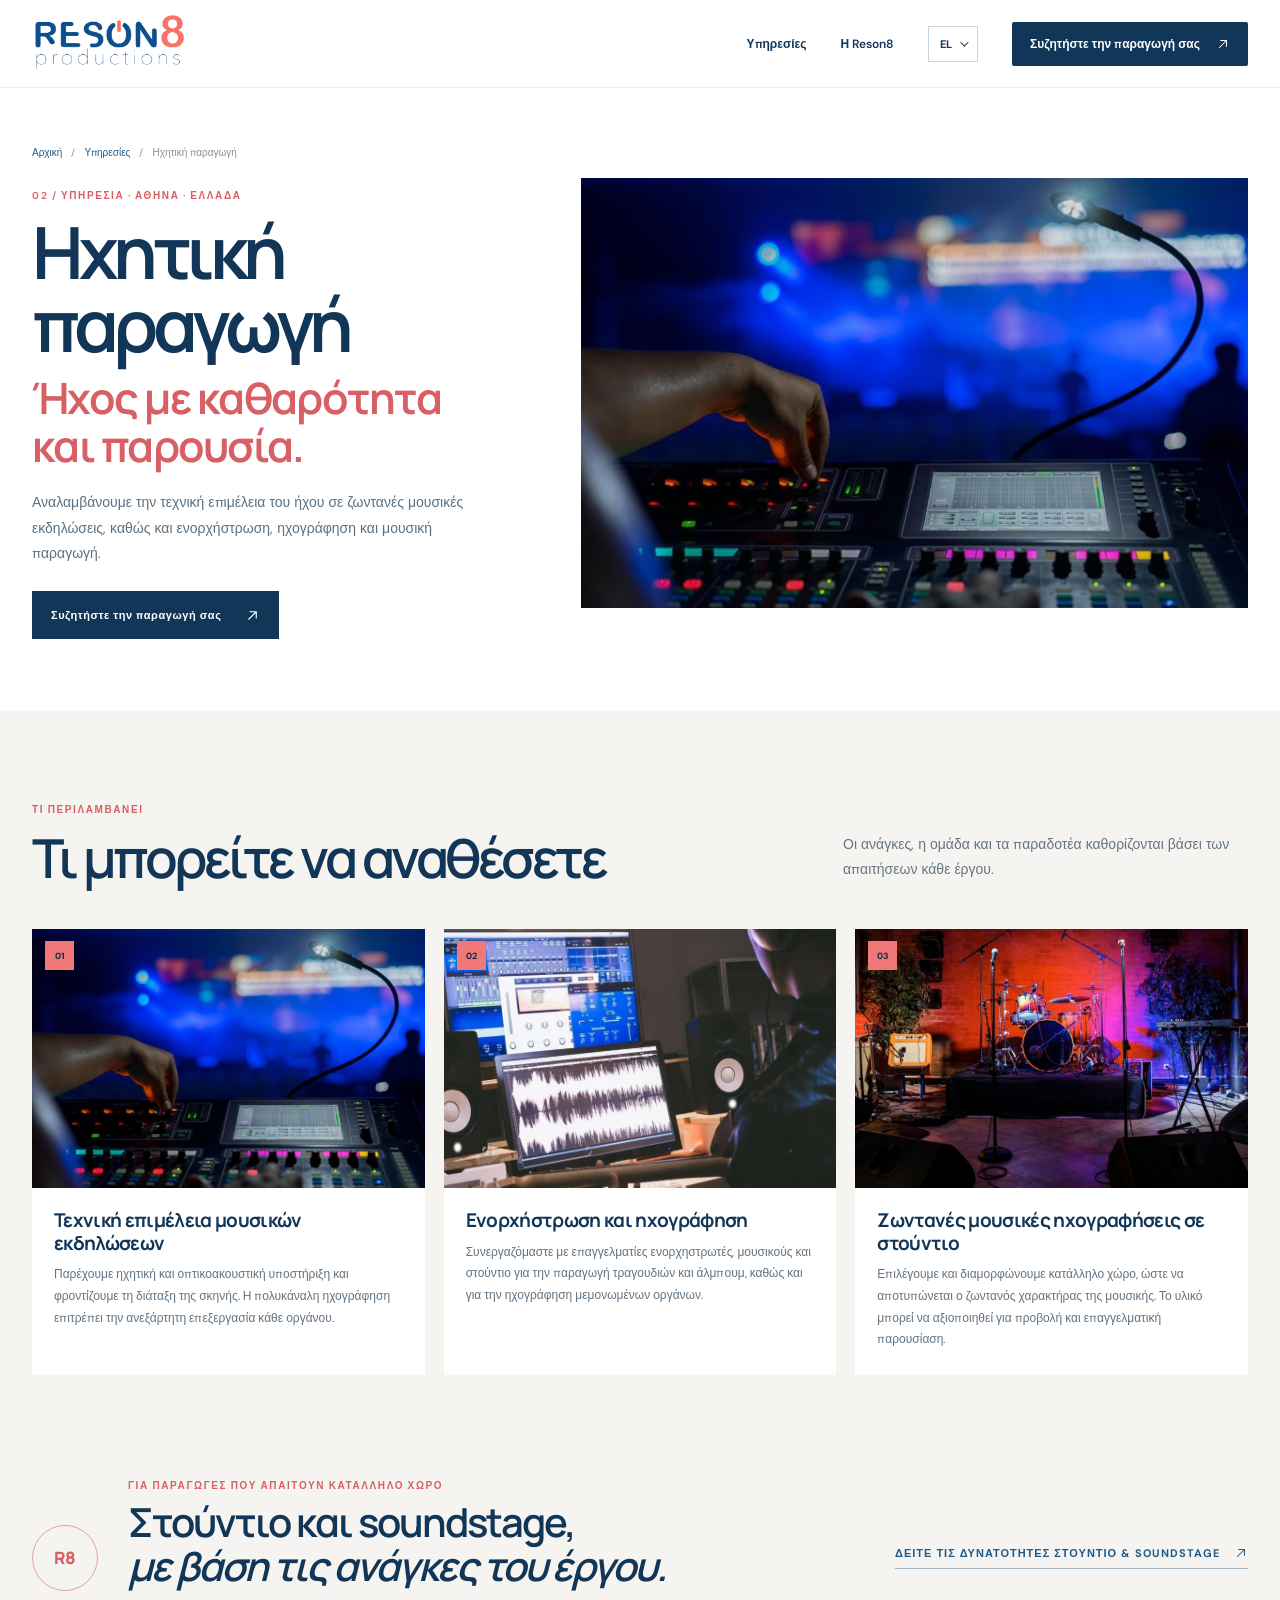
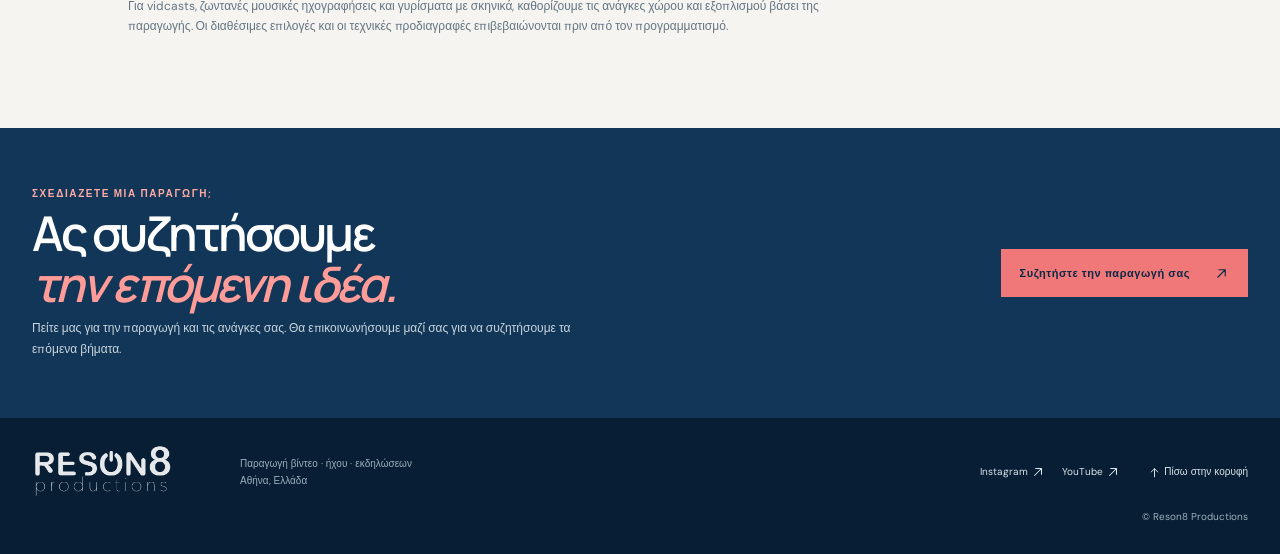
<file: ypiresies/ichitiki-paragogi/index.html>
<!doctype html><html lang="el"><head><meta charset="utf-8"><meta name="viewport" content="width=device-width,initial-scale=1"><title>Ηχητική παραγωγή στην Αθήνα | Reson8 Productions</title><meta name="description" content="Αναλαμβάνουμε την τεχνική επιμέλεια του ήχου σε ζωντανές μουσικές εκδηλώσεις, καθώς και ενορχήστρωση, ηχογράφηση και μουσική παραγωγή."><link rel="canonical" href="https://reson8productions.com/ypiresies/ichitiki-paragogi/"><link rel="alternate" hreflang="el-GR" href="https://reson8productions.com/ypiresies/ichitiki-paragogi/"><link rel="alternate" hreflang="en" href="https://reson8productions.com/en/services/audio-production/"><link rel="alternate" hreflang="x-default" href="https://reson8productions.com/"><meta property="og:type" content="website"><meta property="og:site_name" content="Reson8 Productions"><meta property="og:locale" content="el_GR"><meta property="og:title" content="Ηχητική παραγωγή στην Αθήνα | Reson8 Productions"><meta property="og:description" content="Αναλαμβάνουμε την τεχνική επιμέλεια του ήχου σε ζωντανές μουσικές εκδηλώσεις, καθώς και ενορχήστρωση, ηχογράφηση και μουσική παραγωγή."><meta property="og:url" content="https://reson8productions.com/ypiresies/ichitiki-paragogi/"><meta property="og:image" content="https://reson8productions.com/Reson8_files/original-audio-live.jpg"><meta name="twitter:card" content="summary_large_image"><script type="application/ld+json">{"@context":"https://schema.org","@type":"Service","name":"Ηχητική παραγωγή","description":"Αναλαμβάνουμε την τεχνική επιμέλεια του ήχου σε ζωντανές μουσικές εκδηλώσεις, καθώς και ενορχήστρωση, ηχογράφηση και μουσική παραγωγή.","provider":{"@id":"https://reson8productions.com/#business"},"areaServed":{"@type":"City","name":"Athens"},"url":"https://reson8productions.com/ypiresies/ichitiki-paragogi/"}</script><link rel="preconnect" href="https://fonts.googleapis.com"><link rel="preconnect" href="https://fonts.gstatic.com" crossorigin><link href="https://fonts.googleapis.com/css2?family=DM+Sans:wght@400;500;600;700&family=Manrope:wght@400;500;600;700;800&display=swap" rel="stylesheet"><link rel="preload" as="image" href="../../Reson8_files/original-audio-live.jpg"><link rel="stylesheet" href="../../assets/site.css"></head><body id="top"><header class="site-header"><div class="nav-shell"><a class="brand" href="../../index.html" aria-label="Reson8 Productions"><img src="../../Reson8_files/original-reson8-logo.png" width="200" height="76" alt="Reson8 Productions"></a><button class="menu-toggle" aria-label="Άνοιγμα μενού" aria-expanded="false" type="button"><span></span><span></span></button><nav class="nav-links" aria-label="Υπηρεσίες"><a href="../../index.html#services">Υπηρεσίες</a><a href="../../index.html#about">Η Reson8</a><div class="language-wrap"><button class="language-trigger" type="button" aria-haspopup="true" aria-expanded="false" aria-label="Γλώσσα: EL"><span>EL</span><i aria-hidden="true"></i></button><div class="language-menu" hidden><a href="../../en/services/audio-production/index.html" lang="en">EN</a></div></div><a class="nav-cta" href="mailto:info@reson8productions.com?subject=Συζητήστε+την+παραγωγή+σας">Συζητήστε την παραγωγή σας <svg class="icon-arrow icon-arrow-ne" aria-hidden="true" viewBox="0 0 24 24" fill="none" focusable="false"><path d="M6 18 18 6M8 6h10v10"/></svg></a></nav></div></header><main><section class="detail-hero"><div class="detail-copy"><div class="breadcrumbs"><a href="../../index.html">Αρχική</a><span>/</span><a href="../../index.html#services">Υπηρεσίες</a><span>/</span><span>Ηχητική παραγωγή</span></div><div class="eyebrow coral-text">02 / Υπηρεσία · Αθήνα · Ελλάδα</div><h1>Ηχητική παραγωγή<br><em>Ήχος με καθαρότητα και παρουσία.</em></h1><p>Αναλαμβάνουμε την τεχνική επιμέλεια του ήχου σε ζωντανές μουσικές εκδηλώσεις, καθώς και ενορχήστρωση, ηχογράφηση και μουσική παραγωγή.</p><a class="button button-dark" href="mailto:info@reson8productions.com">Συζητήστε την παραγωγή σας <svg class="icon-arrow icon-arrow-ne" aria-hidden="true" viewBox="0 0 24 24" fill="none" focusable="false"><path d="M6 18 18 6M8 6h10v10"/></svg></a></div><div class="detail-hero-photo"><img src="../../Reson8_files/original-audio-live.jpg" width="980" height="653" alt="Ηχολήπτης σε κονσόλα κατά τη διάρκεια ζωντανής παραγωγής" fetchpriority="high"></div></section>
<section class="offer-section"><div class="section-heading"><div><div class="eyebrow coral-text">Τι περιλαμβάνει</div><h2>Τι μπορείτε να αναθέσετε</h2></div><p>Οι ανάγκες, η ομάδα και τα παραδοτέα καθορίζονται βάσει των απαιτήσεων κάθε έργου.</p></div><div class="offer-grid"><article class="offer-card"><div class="offer-photo"><img src="../../Reson8_files/original-audio-live.jpg" width="980" height="653" alt="Τεχνική επιμέλεια μουσικών εκδηλώσεων" loading="lazy"><span>01</span></div><div class="offer-copy"><h3>Τεχνική επιμέλεια μουσικών εκδηλώσεων</h3><p>Παρέχουμε ηχητική και οπτικοακουστική υποστήριξη και φροντίζουμε τη διάταξη της σκηνής. Η πολυκάναλη ηχογράφηση επιτρέπει την ανεξάρτητη επεξεργασία κάθε οργάνου.</p></div></article><article class="offer-card"><div class="offer-photo"><img src="../../Reson8_files/original-orchestration.jpg" width="980" height="653" alt="Ενορχήστρωση και ηχογράφηση" loading="lazy"><span>02</span></div><div class="offer-copy"><h3>Ενορχήστρωση και ηχογράφηση</h3><p>Συνεργαζόμαστε με επαγγελματίες ενορχηστρωτές, μουσικούς και στούντιο για την παραγωγή τραγουδιών και άλμπουμ, καθώς και για την ηχογράφηση μεμονωμένων οργάνων.</p></div></article><article class="offer-card"><div class="offer-photo"><img src="../../Reson8_files/original-live-music-studio.jpg" width="980" height="653" alt="Ζωντανές μουσικές ηχογραφήσεις σε στούντιο" loading="lazy"><span>03</span></div><div class="offer-copy"><h3>Ζωντανές μουσικές ηχογραφήσεις σε στούντιο</h3><p>Επιλέγουμε και διαμορφώνουμε κατάλληλο χώρο, ώστε να αποτυπώνεται ο ζωντανός χαρακτήρας της μουσικής. Το υλικό μπορεί να αξιοποιηθεί για προβολή και επαγγελματική παρουσίαση.</p></div></article></div></section>
<section class="detail-note"><div class="detail-note-mark">R8</div><div><div class="eyebrow">Για παραγωγές που απαιτούν κατάλληλο χώρο</div><h2>Στούντιο και soundstage,<br><em>με βάση τις ανάγκες του έργου.</em></h2><p>Για vidcasts, ζωντανές μουσικές ηχογραφήσεις και γυρίσματα με σκηνικά, καθορίζουμε τις ανάγκες χώρου και εξοπλισμού βάσει της παραγωγής. Οι διαθέσιμες επιλογές και οι τεχνικές προδιαγραφές επιβεβαιώνονται πριν από τον προγραμματισμό.</p></div><a class="text-link" href="../../ypiresies/studio-soundstage/index.html">Δείτε τις δυνατότητες στούντιο & soundstage <svg class="icon-arrow icon-arrow-ne" aria-hidden="true" viewBox="0 0 24 24" fill="none" focusable="false"><path d="M6 18 18 6M8 6h10v10"/></svg></a></section>
<section class="detail-contact"><div><div class="eyebrow">Σχεδιάζετε μια παραγωγή;</div><h2>Ας συζητήσουμε<br><em>την επόμενη ιδέα.</em></h2><p>Πείτε μας για την παραγωγή και τις ανάγκες σας. Θα επικοινωνήσουμε μαζί σας για να συζητήσουμε τα επόμενα βήματα.</p></div><a class="button button-coral" href="mailto:info@reson8productions.com">Συζητήστε την παραγωγή σας <svg class="icon-arrow icon-arrow-ne" aria-hidden="true" viewBox="0 0 24 24" fill="none" focusable="false"><path d="M6 18 18 6M8 6h10v10"/></svg></a></section></main><footer class="site-footer"><div class="footer-inner"><a href="../../index.html" class="footer-brand"><img src="../../Reson8_files/original-reson8-logo.png" width="175" height="67" alt="Reson8 Productions"></a><p>Παραγωγή βίντεο · ήχου · εκδηλώσεων<br>Αθήνα, Ελλάδα</p><div class="footer-social"><a href="https://www.instagram.com/reson8_productions/" target="_blank" rel="noreferrer">Instagram <svg class="icon-arrow icon-arrow-ne" aria-hidden="true" viewBox="0 0 24 24" fill="none" focusable="false"><path d="M6 18 18 6M8 6h10v10"/></svg></a><a href="https://www.youtube.com/@Reson8productions" target="_blank" rel="noreferrer">YouTube <svg class="icon-arrow icon-arrow-ne" aria-hidden="true" viewBox="0 0 24 24" fill="none" focusable="false"><path d="M6 18 18 6M8 6h10v10"/></svg></a></div><a href="#top" class="backtop"><svg class="icon-arrow icon-arrow-up" aria-hidden="true" viewBox="0 0 24 24" fill="none" focusable="false"><path d="M12 20V5m-6 6 6-6 6 6"/></svg> Πίσω στην κορυφή</a><small>© Reson8 Productions</small></div></footer><script>const t=document.querySelector('.menu-toggle'),n=document.querySelector('.nav-links'),l=document.querySelector('.language-trigger'),m=document.querySelector('.language-menu');t?.addEventListener('click',()=>{let o=n.classList.toggle('open');t.setAttribute('aria-expanded',o);});l?.addEventListener('click',()=>{let o=l.getAttribute('aria-expanded')==='true';l.setAttribute('aria-expanded',String(!o));m.hidden=o});document.addEventListener('click',e=>{if(!e.target.closest('.language-wrap')){m.hidden=true;l?.setAttribute('aria-expanded','false')}});document.addEventListener('keydown',e=>{if(e.key==='Escape'){m.hidden=true;l?.setAttribute('aria-expanded','false')}});</script></body></html>
</file>
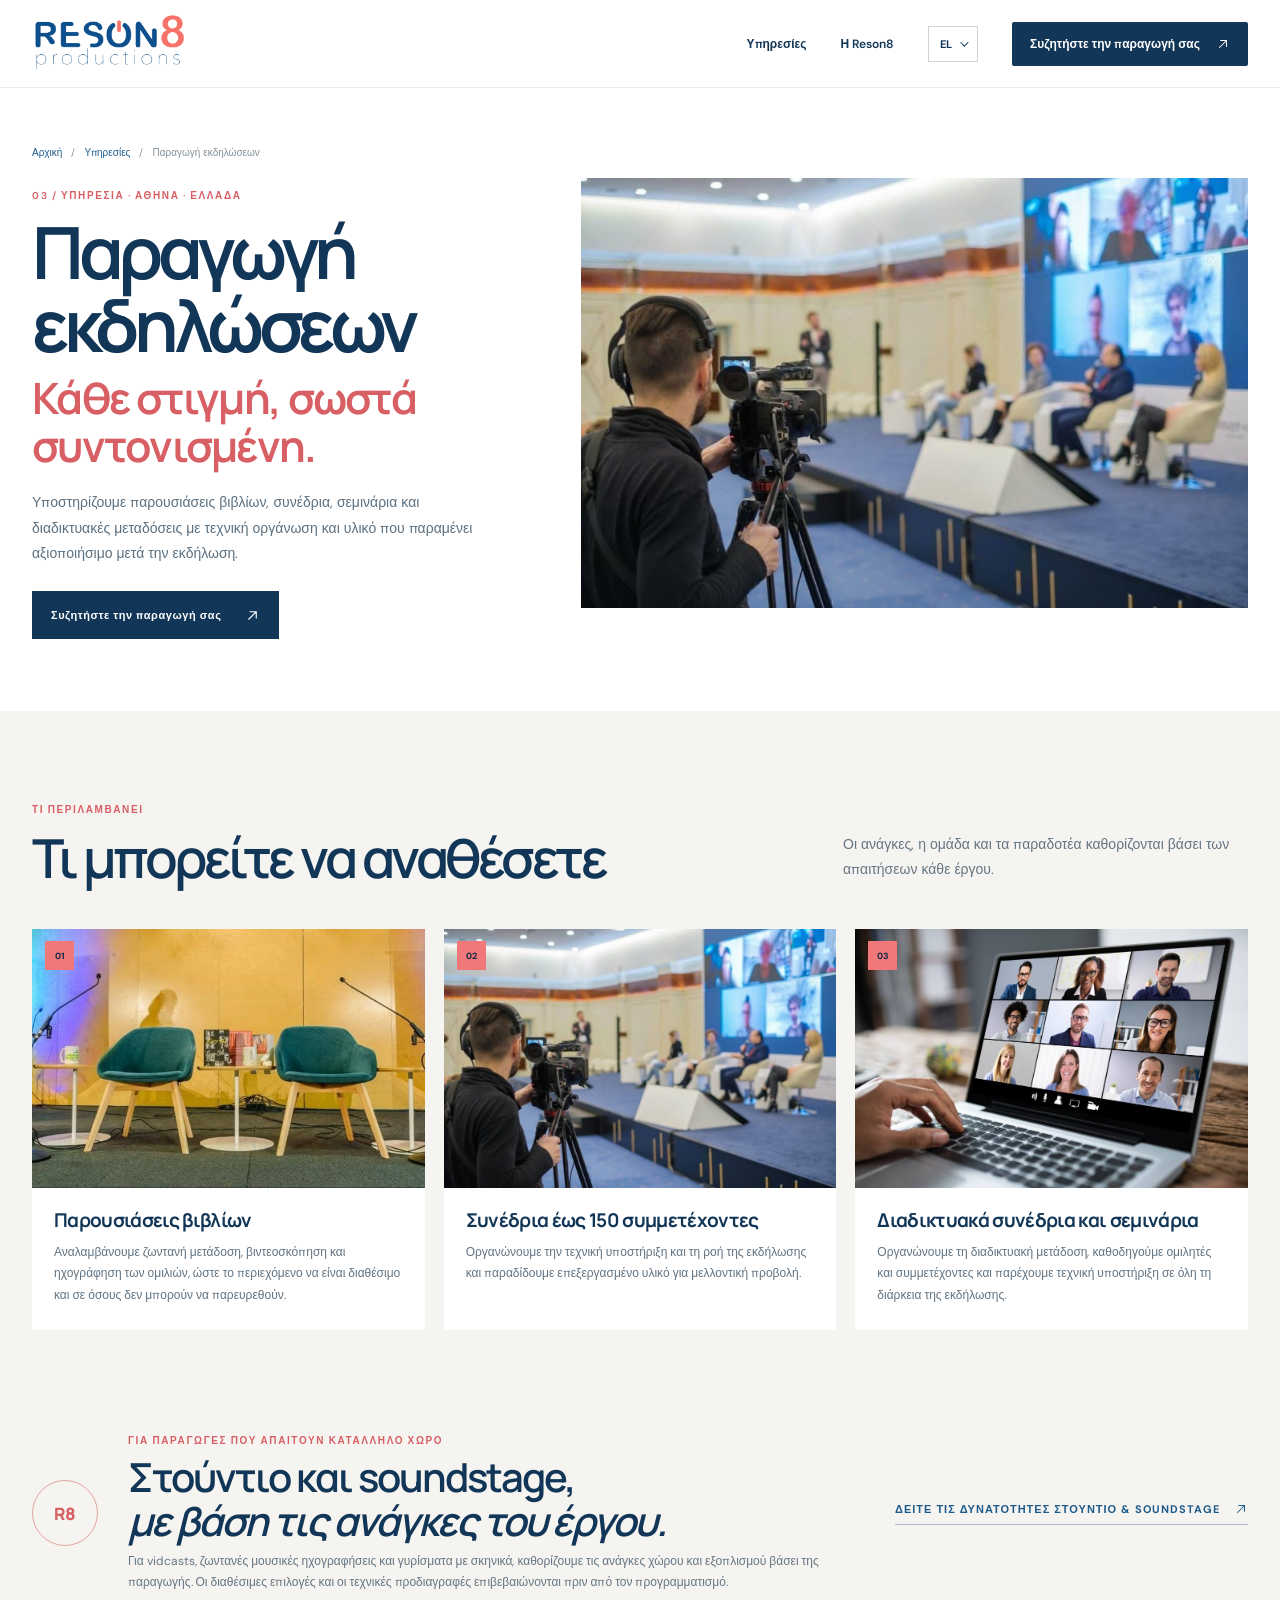
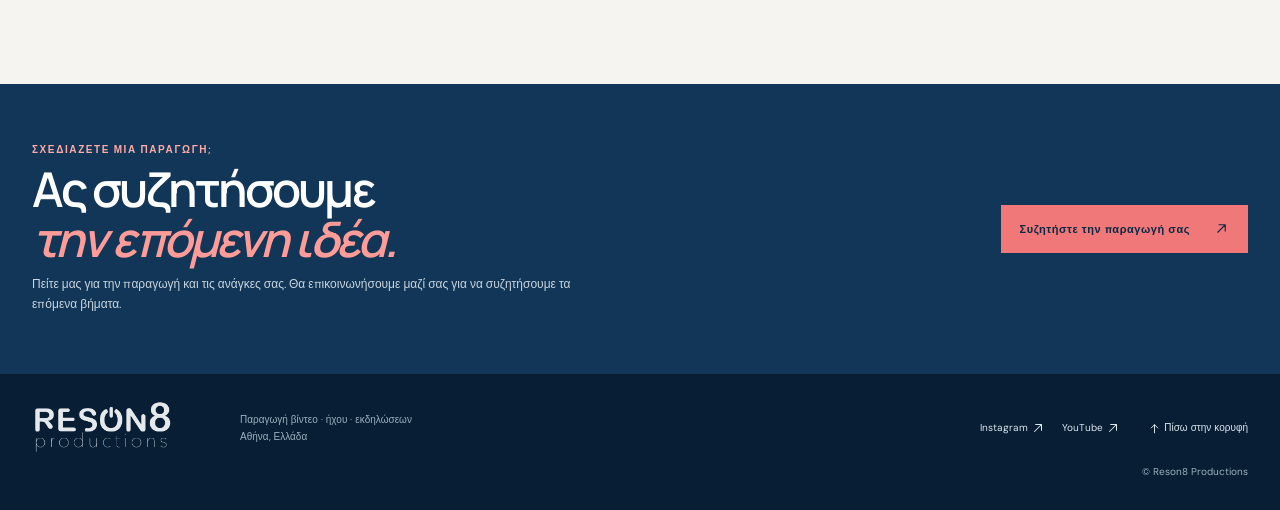
<file: ypiresies/paragogi-ekdiloseon/index.html>
<!doctype html><html lang="el"><head><meta charset="utf-8"><meta name="viewport" content="width=device-width,initial-scale=1"><title>Παραγωγή εκδηλώσεων στην Αθήνα | Reson8 Productions</title><meta name="description" content="Υποστηρίζουμε παρουσιάσεις βιβλίων, συνέδρια, σεμινάρια και διαδικτυακές μεταδόσεις με τεχνική οργάνωση και υλικό που παραμένει αξιοποιήσιμο μετά την εκδήλωση."><link rel="canonical" href="https://reson8productions.com/ypiresies/paragogi-ekdiloseon/"><link rel="alternate" hreflang="el-GR" href="https://reson8productions.com/ypiresies/paragogi-ekdiloseon/"><link rel="alternate" hreflang="en" href="https://reson8productions.com/en/services/event-production/"><link rel="alternate" hreflang="x-default" href="https://reson8productions.com/"><meta property="og:type" content="website"><meta property="og:site_name" content="Reson8 Productions"><meta property="og:locale" content="el_GR"><meta property="og:title" content="Παραγωγή εκδηλώσεων στην Αθήνα | Reson8 Productions"><meta property="og:description" content="Υποστηρίζουμε παρουσιάσεις βιβλίων, συνέδρια, σεμινάρια και διαδικτυακές μεταδόσεις με τεχνική οργάνωση και υλικό που παραμένει αξιοποιήσιμο μετά την εκδήλωση."><meta property="og:url" content="https://reson8productions.com/ypiresies/paragogi-ekdiloseon/"><meta property="og:image" content="https://reson8productions.com/Reson8_files/original-seminars.jpg"><meta name="twitter:card" content="summary_large_image"><script type="application/ld+json">{"@context":"https://schema.org","@type":"Service","name":"Παραγωγή εκδηλώσεων","description":"Υποστηρίζουμε παρουσιάσεις βιβλίων, συνέδρια, σεμινάρια και διαδικτυακές μεταδόσεις με τεχνική οργάνωση και υλικό που παραμένει αξιοποιήσιμο μετά την εκδήλωση.","provider":{"@id":"https://reson8productions.com/#business"},"areaServed":{"@type":"City","name":"Athens"},"url":"https://reson8productions.com/ypiresies/paragogi-ekdiloseon/"}</script><link rel="preconnect" href="https://fonts.googleapis.com"><link rel="preconnect" href="https://fonts.gstatic.com" crossorigin><link href="https://fonts.googleapis.com/css2?family=DM+Sans:wght@400;500;600;700&family=Manrope:wght@400;500;600;700;800&display=swap" rel="stylesheet"><link rel="preload" as="image" href="../../Reson8_files/original-seminars.jpg"><link rel="stylesheet" href="../../assets/site.css"></head><body id="top"><header class="site-header"><div class="nav-shell"><a class="brand" href="../../index.html" aria-label="Reson8 Productions"><img src="../../Reson8_files/original-reson8-logo.png" width="200" height="76" alt="Reson8 Productions"></a><button class="menu-toggle" aria-label="Άνοιγμα μενού" aria-expanded="false" type="button"><span></span><span></span></button><nav class="nav-links" aria-label="Υπηρεσίες"><a href="../../index.html#services">Υπηρεσίες</a><a href="../../index.html#about">Η Reson8</a><div class="language-wrap"><button class="language-trigger" type="button" aria-haspopup="true" aria-expanded="false" aria-label="Γλώσσα: EL"><span>EL</span><i aria-hidden="true"></i></button><div class="language-menu" hidden><a href="../../en/services/event-production/index.html" lang="en">EN</a></div></div><a class="nav-cta" href="mailto:info@reson8productions.com?subject=Συζητήστε+την+παραγωγή+σας">Συζητήστε την παραγωγή σας <svg class="icon-arrow icon-arrow-ne" aria-hidden="true" viewBox="0 0 24 24" fill="none" focusable="false"><path d="M6 18 18 6M8 6h10v10"/></svg></a></nav></div></header><main><section class="detail-hero"><div class="detail-copy"><div class="breadcrumbs"><a href="../../index.html">Αρχική</a><span>/</span><a href="../../index.html#services">Υπηρεσίες</a><span>/</span><span>Παραγωγή εκδηλώσεων</span></div><div class="eyebrow coral-text">03 / Υπηρεσία · Αθήνα · Ελλάδα</div><h1>Παραγωγή εκδηλώσεων<br><em>Κάθε στιγμή, σωστά συντονισμένη.</em></h1><p>Υποστηρίζουμε παρουσιάσεις βιβλίων, συνέδρια, σεμινάρια και διαδικτυακές μεταδόσεις με τεχνική οργάνωση και υλικό που παραμένει αξιοποιήσιμο μετά την εκδήλωση.</p><a class="button button-dark" href="mailto:info@reson8productions.com">Συζητήστε την παραγωγή σας <svg class="icon-arrow icon-arrow-ne" aria-hidden="true" viewBox="0 0 24 24" fill="none" focusable="false"><path d="M6 18 18 6M8 6h10v10"/></svg></a></div><div class="detail-hero-photo"><img src="../../Reson8_files/original-seminars.jpg" width="980" height="653" alt="Κάμερα καταγράφει ομιλητές σε συνέδριο" fetchpriority="high"></div></section>
<section class="offer-section"><div class="section-heading"><div><div class="eyebrow coral-text">Τι περιλαμβάνει</div><h2>Τι μπορείτε να αναθέσετε</h2></div><p>Οι ανάγκες, η ομάδα και τα παραδοτέα καθορίζονται βάσει των απαιτήσεων κάθε έργου.</p></div><div class="offer-grid"><article class="offer-card"><div class="offer-photo"><img src="../../Reson8_files/original-book-presentation.jpg" width="980" height="653" alt="Παρουσιάσεις βιβλίων" loading="lazy"><span>01</span></div><div class="offer-copy"><h3>Παρουσιάσεις βιβλίων</h3><p>Αναλαμβάνουμε ζωντανή μετάδοση, βιντεοσκόπηση και ηχογράφηση των ομιλιών, ώστε το περιεχόμενο να είναι διαθέσιμο και σε όσους δεν μπορούν να παρευρεθούν.</p></div></article><article class="offer-card"><div class="offer-photo"><img src="../../Reson8_files/original-seminars.jpg" width="980" height="653" alt="Συνέδρια έως 150 συμμετέχοντες" loading="lazy"><span>02</span></div><div class="offer-copy"><h3>Συνέδρια έως 150 συμμετέχοντες</h3><p>Οργανώνουμε την τεχνική υποστήριξη και τη ροή της εκδήλωσης και παραδίδουμε επεξεργασμένο υλικό για μελλοντική προβολή.</p></div></article><article class="offer-card"><div class="offer-photo"><img src="../../Reson8_files/original-webinars.jpg" width="980" height="653" alt="Διαδικτυακά συνέδρια και σεμινάρια" loading="lazy"><span>03</span></div><div class="offer-copy"><h3>Διαδικτυακά συνέδρια και σεμινάρια</h3><p>Οργανώνουμε τη διαδικτυακή μετάδοση, καθοδηγούμε ομιλητές και συμμετέχοντες και παρέχουμε τεχνική υποστήριξη σε όλη τη διάρκεια της εκδήλωσης.</p></div></article></div></section>
<section class="detail-note"><div class="detail-note-mark">R8</div><div><div class="eyebrow">Για παραγωγές που απαιτούν κατάλληλο χώρο</div><h2>Στούντιο και soundstage,<br><em>με βάση τις ανάγκες του έργου.</em></h2><p>Για vidcasts, ζωντανές μουσικές ηχογραφήσεις και γυρίσματα με σκηνικά, καθορίζουμε τις ανάγκες χώρου και εξοπλισμού βάσει της παραγωγής. Οι διαθέσιμες επιλογές και οι τεχνικές προδιαγραφές επιβεβαιώνονται πριν από τον προγραμματισμό.</p></div><a class="text-link" href="../../ypiresies/studio-soundstage/index.html">Δείτε τις δυνατότητες στούντιο & soundstage <svg class="icon-arrow icon-arrow-ne" aria-hidden="true" viewBox="0 0 24 24" fill="none" focusable="false"><path d="M6 18 18 6M8 6h10v10"/></svg></a></section>
<section class="detail-contact"><div><div class="eyebrow">Σχεδιάζετε μια παραγωγή;</div><h2>Ας συζητήσουμε<br><em>την επόμενη ιδέα.</em></h2><p>Πείτε μας για την παραγωγή και τις ανάγκες σας. Θα επικοινωνήσουμε μαζί σας για να συζητήσουμε τα επόμενα βήματα.</p></div><a class="button button-coral" href="mailto:info@reson8productions.com">Συζητήστε την παραγωγή σας <svg class="icon-arrow icon-arrow-ne" aria-hidden="true" viewBox="0 0 24 24" fill="none" focusable="false"><path d="M6 18 18 6M8 6h10v10"/></svg></a></section></main><footer class="site-footer"><div class="footer-inner"><a href="../../index.html" class="footer-brand"><img src="../../Reson8_files/original-reson8-logo.png" width="175" height="67" alt="Reson8 Productions"></a><p>Παραγωγή βίντεο · ήχου · εκδηλώσεων<br>Αθήνα, Ελλάδα</p><div class="footer-social"><a href="https://www.instagram.com/reson8_productions/" target="_blank" rel="noreferrer">Instagram <svg class="icon-arrow icon-arrow-ne" aria-hidden="true" viewBox="0 0 24 24" fill="none" focusable="false"><path d="M6 18 18 6M8 6h10v10"/></svg></a><a href="https://www.youtube.com/@Reson8productions" target="_blank" rel="noreferrer">YouTube <svg class="icon-arrow icon-arrow-ne" aria-hidden="true" viewBox="0 0 24 24" fill="none" focusable="false"><path d="M6 18 18 6M8 6h10v10"/></svg></a></div><a href="#top" class="backtop"><svg class="icon-arrow icon-arrow-up" aria-hidden="true" viewBox="0 0 24 24" fill="none" focusable="false"><path d="M12 20V5m-6 6 6-6 6 6"/></svg> Πίσω στην κορυφή</a><small>© Reson8 Productions</small></div></footer><script>const t=document.querySelector('.menu-toggle'),n=document.querySelector('.nav-links'),l=document.querySelector('.language-trigger'),m=document.querySelector('.language-menu');t?.addEventListener('click',()=>{let o=n.classList.toggle('open');t.setAttribute('aria-expanded',o);});l?.addEventListener('click',()=>{let o=l.getAttribute('aria-expanded')==='true';l.setAttribute('aria-expanded',String(!o));m.hidden=o});document.addEventListener('click',e=>{if(!e.target.closest('.language-wrap')){m.hidden=true;l?.setAttribute('aria-expanded','false')}});document.addEventListener('keydown',e=>{if(e.key==='Escape'){m.hidden=true;l?.setAttribute('aria-expanded','false')}});</script></body></html>
</file>
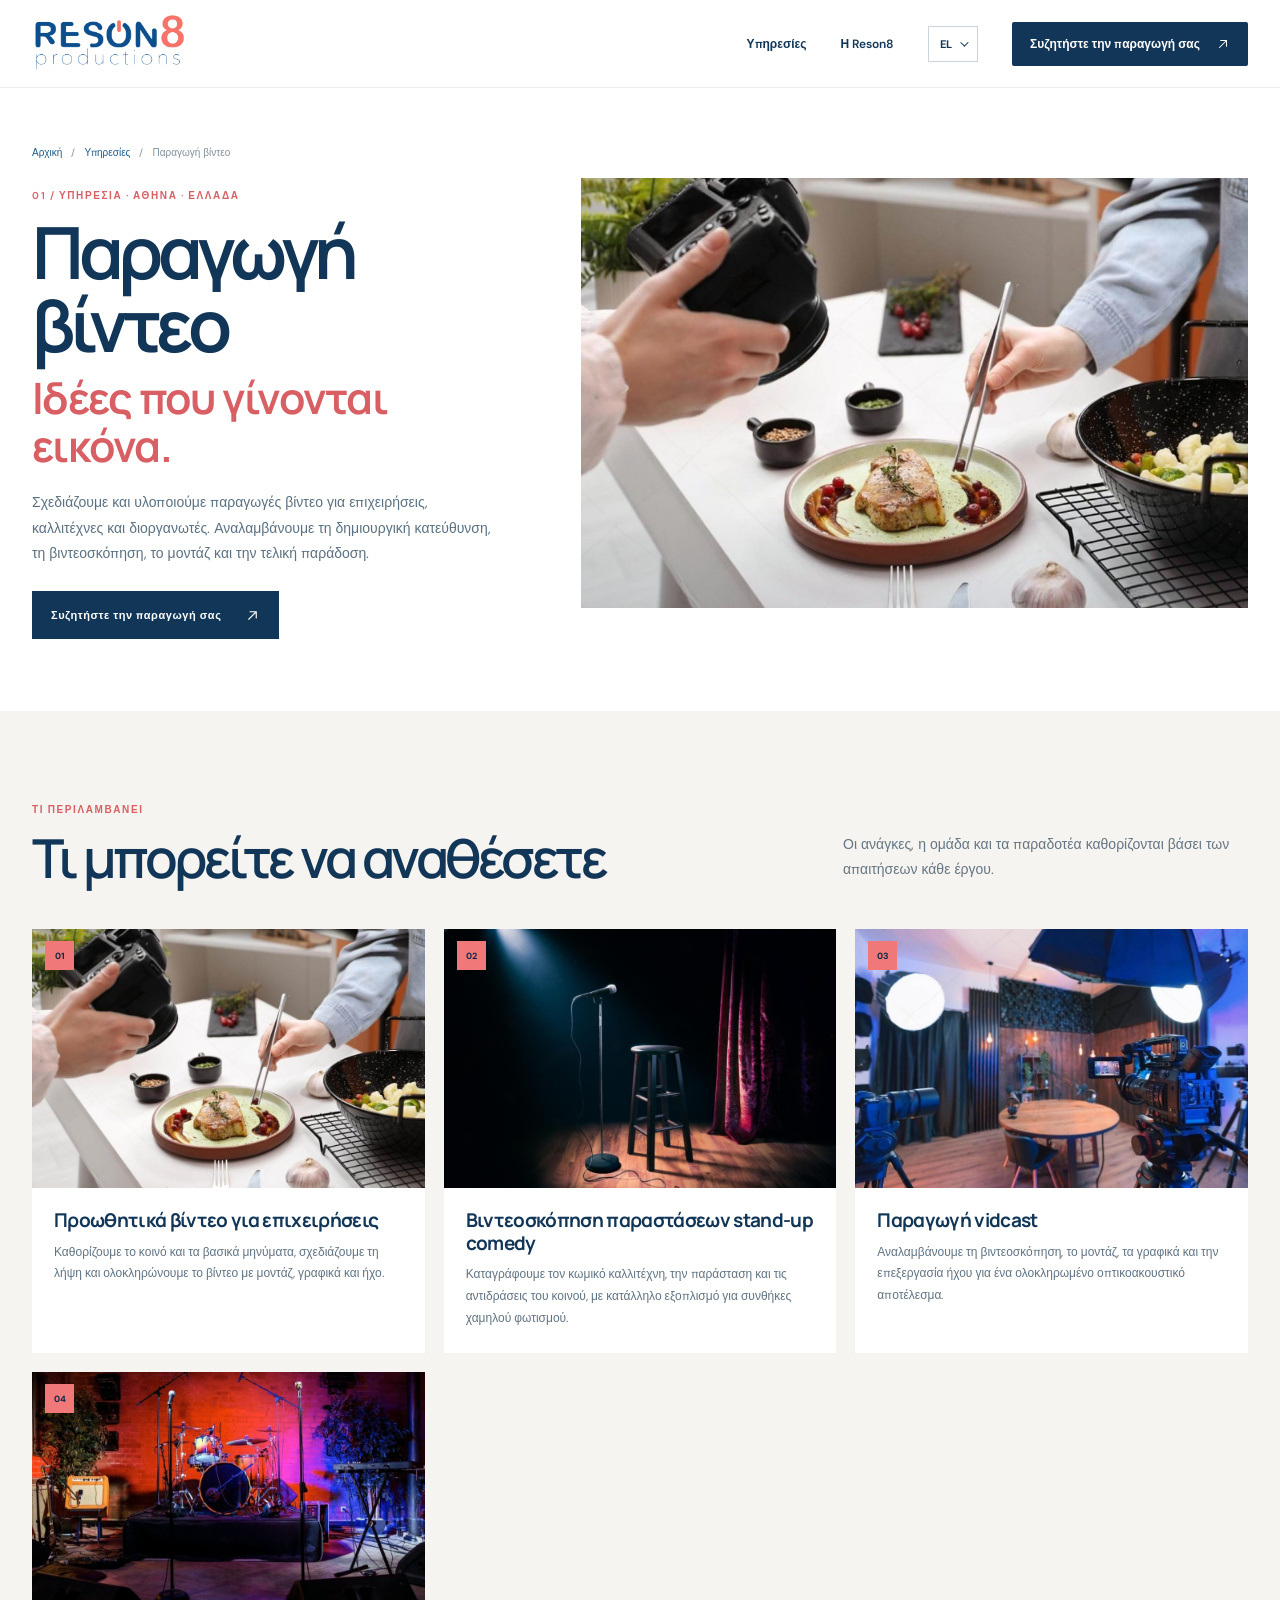
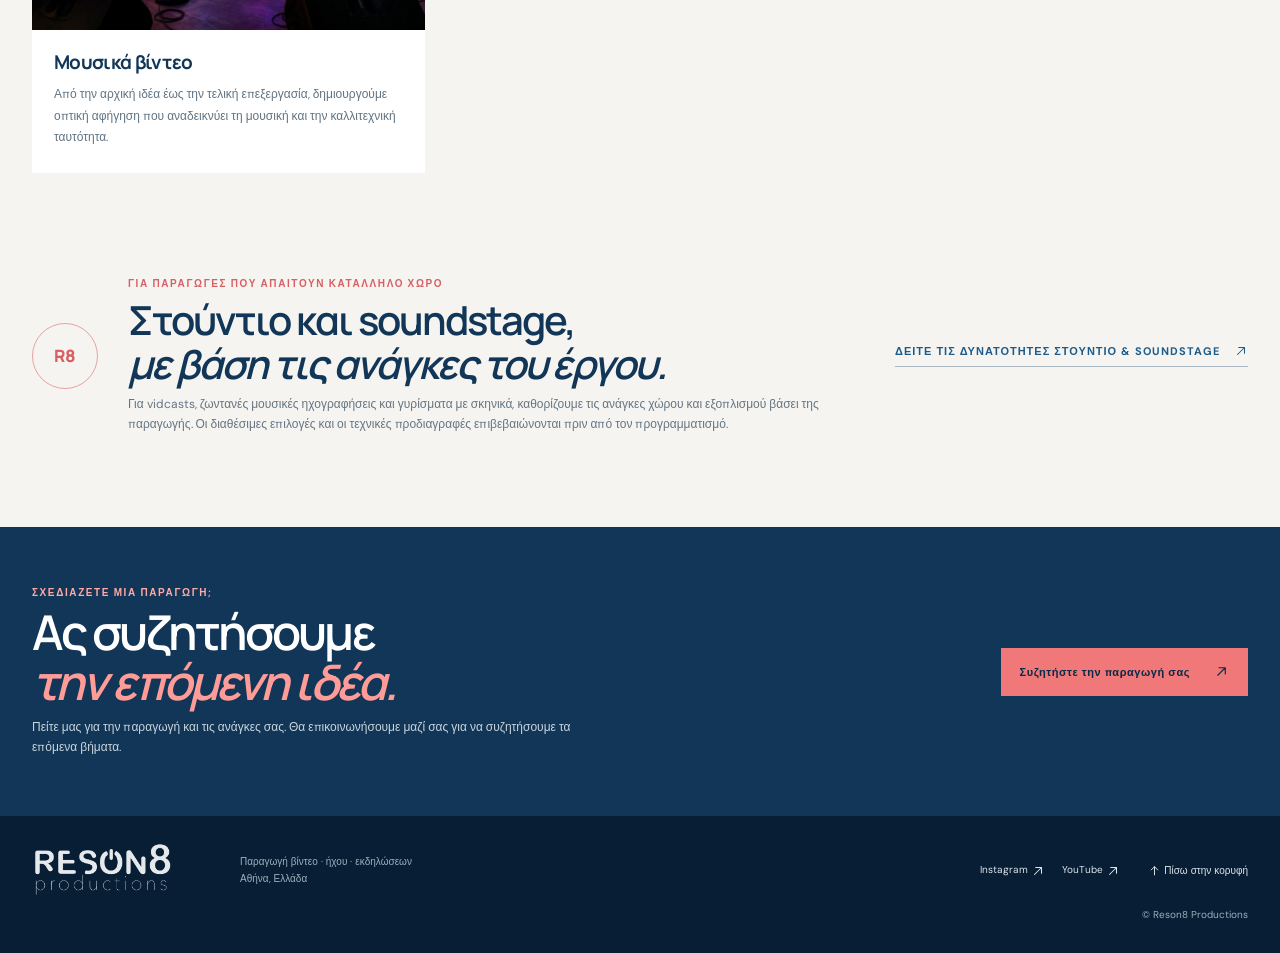
<file: ypiresies/paragogi-video/index.html>
<!doctype html><html lang="el"><head><meta charset="utf-8"><meta name="viewport" content="width=device-width,initial-scale=1"><title>Παραγωγή βίντεο στην Αθήνα | Reson8 Productions</title><meta name="description" content="Σχεδιάζουμε και υλοποιούμε παραγωγές βίντεο για επιχειρήσεις, καλλιτέχνες και διοργανωτές. Αναλαμβάνουμε τη δημιουργική κατεύθυνση, τη βιντεοσκόπηση, το μοντάζ και την τελική παράδοση."><link rel="canonical" href="https://reson8productions.com/ypiresies/paragogi-video/"><link rel="alternate" hreflang="el-GR" href="https://reson8productions.com/ypiresies/paragogi-video/"><link rel="alternate" hreflang="en" href="https://reson8productions.com/en/services/video-production/"><link rel="alternate" hreflang="x-default" href="https://reson8productions.com/"><meta property="og:type" content="website"><meta property="og:site_name" content="Reson8 Productions"><meta property="og:locale" content="el_GR"><meta property="og:title" content="Παραγωγή βίντεο στην Αθήνα | Reson8 Productions"><meta property="og:description" content="Σχεδιάζουμε και υλοποιούμε παραγωγές βίντεο για επιχειρήσεις, καλλιτέχνες και διοργανωτές. Αναλαμβάνουμε τη δημιουργική κατεύθυνση, τη βιντεοσκόπηση, το μοντάζ και την τελική παράδοση."><meta property="og:url" content="https://reson8productions.com/ypiresies/paragogi-video/"><meta property="og:image" content="https://reson8productions.com/Reson8_files/original-video-promo.jpg"><meta name="twitter:card" content="summary_large_image"><script type="application/ld+json">{"@context":"https://schema.org","@type":"Service","name":"Παραγωγή βίντεο","description":"Σχεδιάζουμε και υλοποιούμε παραγωγές βίντεο για επιχειρήσεις, καλλιτέχνες και διοργανωτές. Αναλαμβάνουμε τη δημιουργική κατεύθυνση, τη βιντεοσκόπηση, το μοντάζ και την τελική παράδοση.","provider":{"@id":"https://reson8productions.com/#business"},"areaServed":{"@type":"City","name":"Athens"},"url":"https://reson8productions.com/ypiresies/paragogi-video/"}</script><link rel="preconnect" href="https://fonts.googleapis.com"><link rel="preconnect" href="https://fonts.gstatic.com" crossorigin><link href="https://fonts.googleapis.com/css2?family=DM+Sans:wght@400;500;600;700&family=Manrope:wght@400;500;600;700;800&display=swap" rel="stylesheet"><link rel="preload" as="image" href="../../Reson8_files/original-video-promo.jpg"><link rel="stylesheet" href="../../assets/site.css"></head><body id="top"><header class="site-header"><div class="nav-shell"><a class="brand" href="../../index.html" aria-label="Reson8 Productions"><img src="../../Reson8_files/original-reson8-logo.png" width="200" height="76" alt="Reson8 Productions"></a><button class="menu-toggle" aria-label="Άνοιγμα μενού" aria-expanded="false" type="button"><span></span><span></span></button><nav class="nav-links" aria-label="Υπηρεσίες"><a href="../../index.html#services">Υπηρεσίες</a><a href="../../index.html#about">Η Reson8</a><div class="language-wrap"><button class="language-trigger" type="button" aria-haspopup="true" aria-expanded="false" aria-label="Γλώσσα: EL"><span>EL</span><i aria-hidden="true"></i></button><div class="language-menu" hidden><a href="../../en/services/video-production/index.html" lang="en">EN</a></div></div><a class="nav-cta" href="mailto:info@reson8productions.com?subject=Συζητήστε+την+παραγωγή+σας">Συζητήστε την παραγωγή σας <svg class="icon-arrow icon-arrow-ne" aria-hidden="true" viewBox="0 0 24 24" fill="none" focusable="false"><path d="M6 18 18 6M8 6h10v10"/></svg></a></nav></div></header><main><section class="detail-hero"><div class="detail-copy"><div class="breadcrumbs"><a href="../../index.html">Αρχική</a><span>/</span><a href="../../index.html#services">Υπηρεσίες</a><span>/</span><span>Παραγωγή βίντεο</span></div><div class="eyebrow coral-text">01 / Υπηρεσία · Αθήνα · Ελλάδα</div><h1>Παραγωγή βίντεο<br><em>Ιδέες που γίνονται εικόνα.</em></h1><p>Σχεδιάζουμε και υλοποιούμε παραγωγές βίντεο για επιχειρήσεις, καλλιτέχνες και διοργανωτές. Αναλαμβάνουμε τη δημιουργική κατεύθυνση, τη βιντεοσκόπηση, το μοντάζ και την τελική παράδοση.</p><a class="button button-dark" href="mailto:info@reson8productions.com">Συζητήστε την παραγωγή σας <svg class="icon-arrow icon-arrow-ne" aria-hidden="true" viewBox="0 0 24 24" fill="none" focusable="false"><path d="M6 18 18 6M8 6h10v10"/></svg></a></div><div class="detail-hero-photo"><img src="../../Reson8_files/original-video-promo.jpg" width="980" height="653" alt="Γύρισμα προωθητικού βίντεο με κάμερα και προετοιμασία φαγητού" fetchpriority="high"></div></section>
<section class="offer-section"><div class="section-heading"><div><div class="eyebrow coral-text">Τι περιλαμβάνει</div><h2>Τι μπορείτε να αναθέσετε</h2></div><p>Οι ανάγκες, η ομάδα και τα παραδοτέα καθορίζονται βάσει των απαιτήσεων κάθε έργου.</p></div><div class="offer-grid"><article class="offer-card"><div class="offer-photo"><img src="../../Reson8_files/original-video-promo.jpg" width="980" height="653" alt="Προωθητικά βίντεο για επιχειρήσεις" loading="lazy"><span>01</span></div><div class="offer-copy"><h3>Προωθητικά βίντεο για επιχειρήσεις</h3><p>Καθορίζουμε το κοινό και τα βασικά μηνύματα, σχεδιάζουμε τη λήψη και ολοκληρώνουμε το βίντεο με μοντάζ, γραφικά και ήχο.</p></div></article><article class="offer-card"><div class="offer-photo"><img src="../../Reson8_files/original-stand-up-comedy.jpg" width="980" height="653" alt="Βιντεοσκόπηση παραστάσεων stand-up comedy" loading="lazy"><span>02</span></div><div class="offer-copy"><h3>Βιντεοσκόπηση παραστάσεων stand-up comedy</h3><p>Καταγράφουμε τον κωμικό καλλιτέχνη, την παράσταση και τις αντιδράσεις του κοινού, με κατάλληλο εξοπλισμό για συνθήκες χαμηλού φωτισμού.</p></div></article><article class="offer-card"><div class="offer-photo"><img src="../../Reson8_files/original-videocasts.jpg" width="980" height="653" alt="Παραγωγή vidcast" loading="lazy"><span>03</span></div><div class="offer-copy"><h3>Παραγωγή vidcast</h3><p>Αναλαμβάνουμε τη βιντεοσκόπηση, το μοντάζ, τα γραφικά και την επεξεργασία ήχου για ένα ολοκληρωμένο οπτικοακουστικό αποτέλεσμα.</p></div></article><article class="offer-card"><div class="offer-photo"><img src="../../Reson8_files/original-live-music-studio.jpg" width="980" height="653" alt="Μουσικά βίντεο" loading="lazy"><span>04</span></div><div class="offer-copy"><h3>Μουσικά βίντεο</h3><p>Από την αρχική ιδέα έως την τελική επεξεργασία, δημιουργούμε οπτική αφήγηση που αναδεικνύει τη μουσική και την καλλιτεχνική ταυτότητα.</p></div></article></div></section>
<section class="detail-note"><div class="detail-note-mark">R8</div><div><div class="eyebrow">Για παραγωγές που απαιτούν κατάλληλο χώρο</div><h2>Στούντιο και soundstage,<br><em>με βάση τις ανάγκες του έργου.</em></h2><p>Για vidcasts, ζωντανές μουσικές ηχογραφήσεις και γυρίσματα με σκηνικά, καθορίζουμε τις ανάγκες χώρου και εξοπλισμού βάσει της παραγωγής. Οι διαθέσιμες επιλογές και οι τεχνικές προδιαγραφές επιβεβαιώνονται πριν από τον προγραμματισμό.</p></div><a class="text-link" href="../../ypiresies/studio-soundstage/index.html">Δείτε τις δυνατότητες στούντιο & soundstage <svg class="icon-arrow icon-arrow-ne" aria-hidden="true" viewBox="0 0 24 24" fill="none" focusable="false"><path d="M6 18 18 6M8 6h10v10"/></svg></a></section>
<section class="detail-contact"><div><div class="eyebrow">Σχεδιάζετε μια παραγωγή;</div><h2>Ας συζητήσουμε<br><em>την επόμενη ιδέα.</em></h2><p>Πείτε μας για την παραγωγή και τις ανάγκες σας. Θα επικοινωνήσουμε μαζί σας για να συζητήσουμε τα επόμενα βήματα.</p></div><a class="button button-coral" href="mailto:info@reson8productions.com">Συζητήστε την παραγωγή σας <svg class="icon-arrow icon-arrow-ne" aria-hidden="true" viewBox="0 0 24 24" fill="none" focusable="false"><path d="M6 18 18 6M8 6h10v10"/></svg></a></section></main><footer class="site-footer"><div class="footer-inner"><a href="../../index.html" class="footer-brand"><img src="../../Reson8_files/original-reson8-logo.png" width="175" height="67" alt="Reson8 Productions"></a><p>Παραγωγή βίντεο · ήχου · εκδηλώσεων<br>Αθήνα, Ελλάδα</p><div class="footer-social"><a href="https://www.instagram.com/reson8_productions/" target="_blank" rel="noreferrer">Instagram <svg class="icon-arrow icon-arrow-ne" aria-hidden="true" viewBox="0 0 24 24" fill="none" focusable="false"><path d="M6 18 18 6M8 6h10v10"/></svg></a><a href="https://www.youtube.com/@Reson8productions" target="_blank" rel="noreferrer">YouTube <svg class="icon-arrow icon-arrow-ne" aria-hidden="true" viewBox="0 0 24 24" fill="none" focusable="false"><path d="M6 18 18 6M8 6h10v10"/></svg></a></div><a href="#top" class="backtop"><svg class="icon-arrow icon-arrow-up" aria-hidden="true" viewBox="0 0 24 24" fill="none" focusable="false"><path d="M12 20V5m-6 6 6-6 6 6"/></svg> Πίσω στην κορυφή</a><small>© Reson8 Productions</small></div></footer><script>const t=document.querySelector('.menu-toggle'),n=document.querySelector('.nav-links'),l=document.querySelector('.language-trigger'),m=document.querySelector('.language-menu');t?.addEventListener('click',()=>{let o=n.classList.toggle('open');t.setAttribute('aria-expanded',o);});l?.addEventListener('click',()=>{let o=l.getAttribute('aria-expanded')==='true';l.setAttribute('aria-expanded',String(!o));m.hidden=o});document.addEventListener('click',e=>{if(!e.target.closest('.language-wrap')){m.hidden=true;l?.setAttribute('aria-expanded','false')}});document.addEventListener('keydown',e=>{if(e.key==='Escape'){m.hidden=true;l?.setAttribute('aria-expanded','false')}});</script></body></html>
</file>
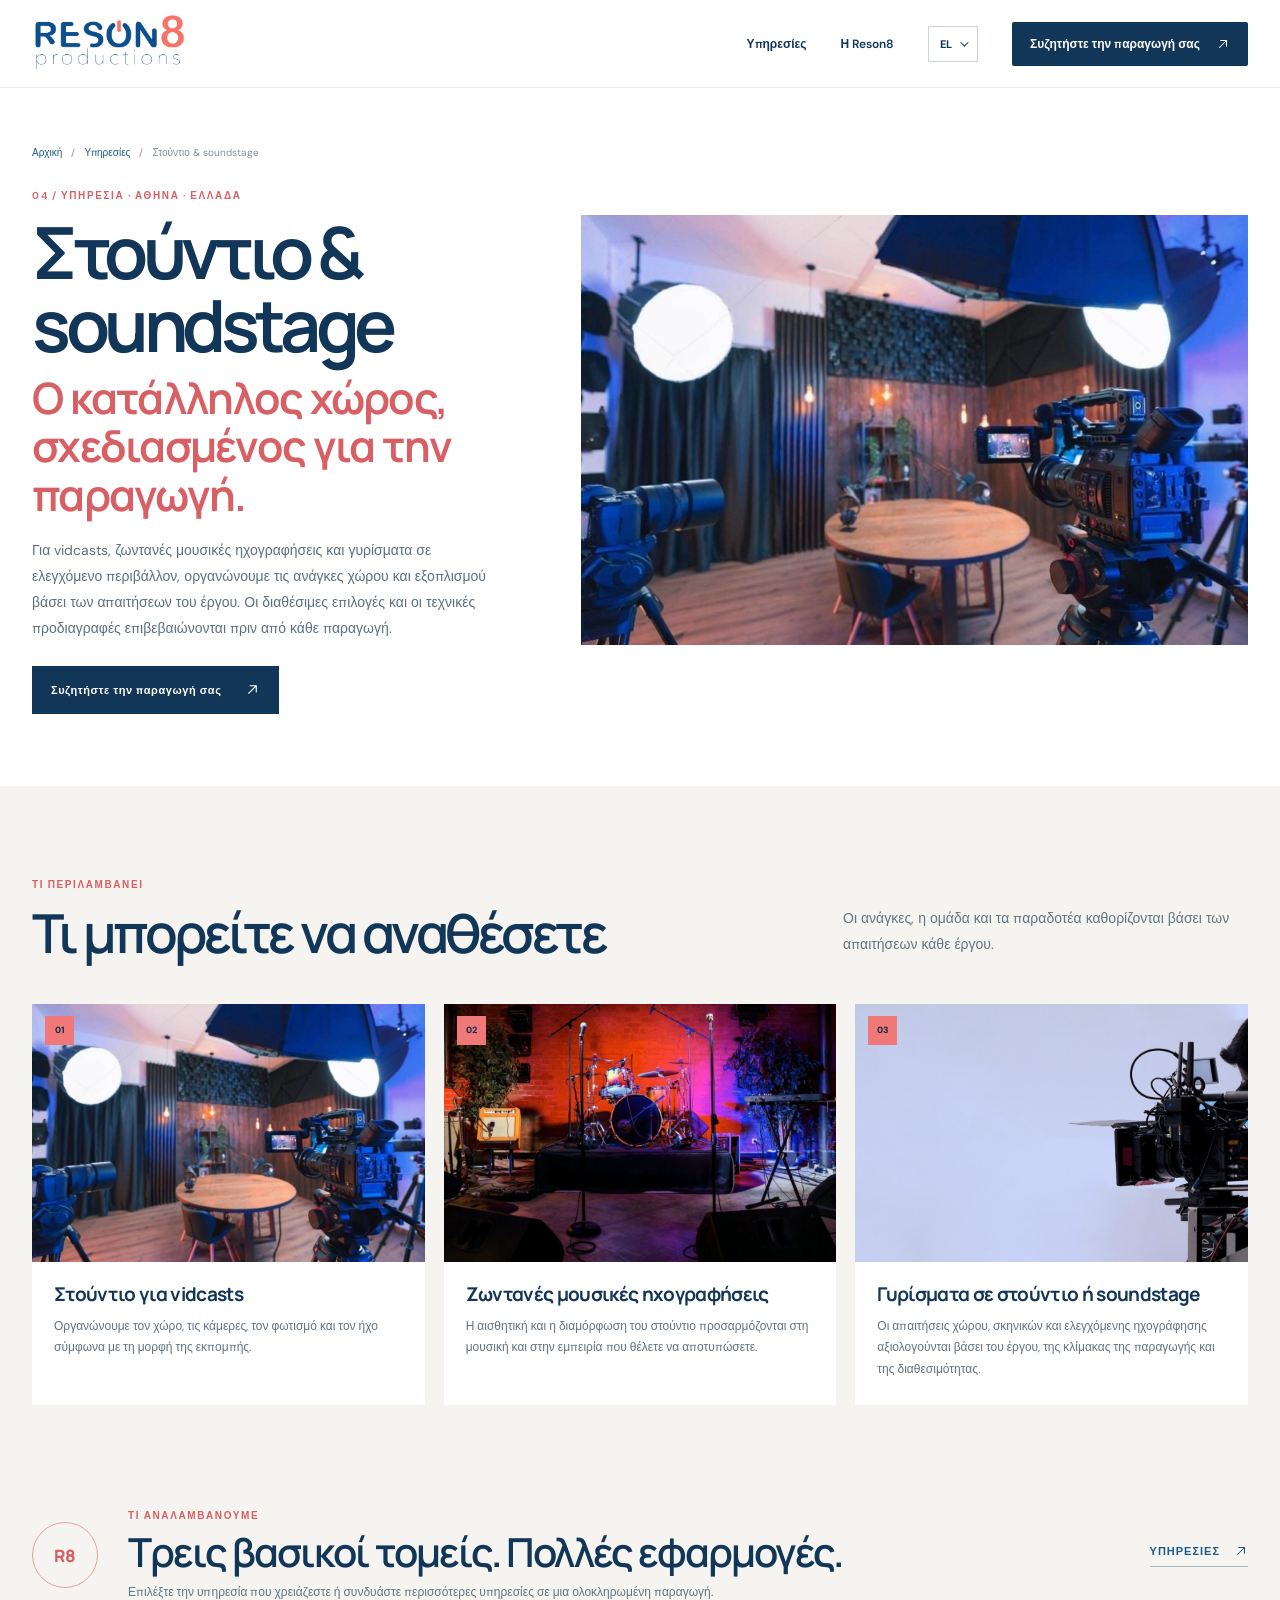
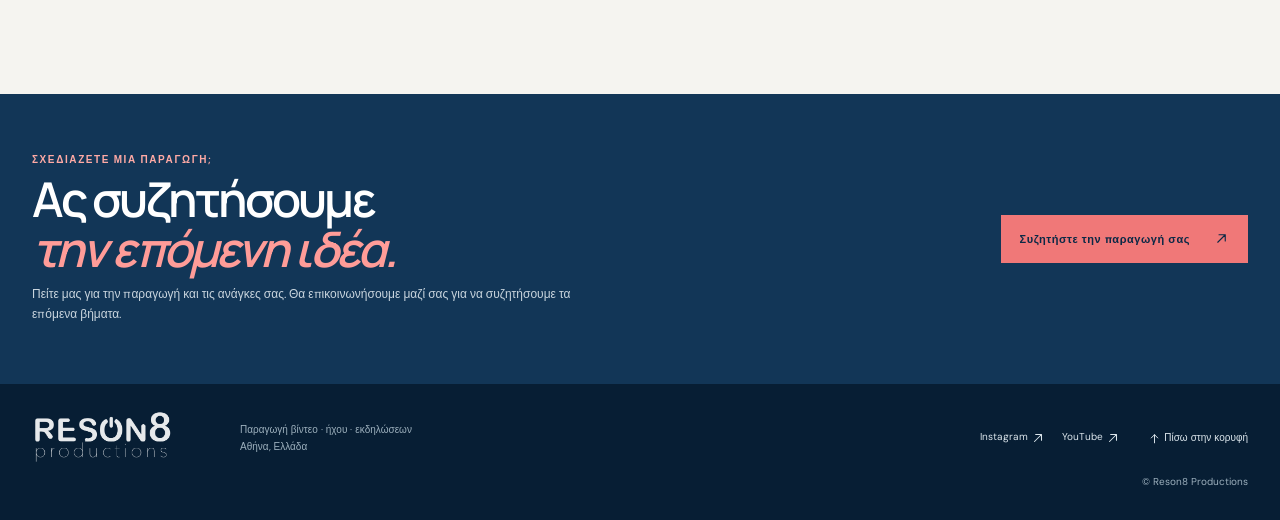
<file: ypiresies/studio-soundstage/index.html>
<!doctype html><html lang="el"><head><meta charset="utf-8"><meta name="viewport" content="width=device-width,initial-scale=1"><title>Στούντιο &amp; soundstage στην Αθήνα | Reson8 Productions</title><meta name="description" content="Για vidcasts, ζωντανές μουσικές ηχογραφήσεις και γυρίσματα σε ελεγχόμενο περιβάλλον, οργανώνουμε τις ανάγκες χώρου και εξοπλισμού βάσει των απαιτήσεων του έργου. Οι διαθέσιμες επιλογές και οι τεχνικές προδιαγραφές επιβεβαιώνονται πριν από κάθε παραγωγή."><link rel="canonical" href="https://reson8productions.com/ypiresies/studio-soundstage/"><link rel="alternate" hreflang="el-GR" href="https://reson8productions.com/ypiresies/studio-soundstage/"><link rel="alternate" hreflang="en" href="https://reson8productions.com/en/services/studio-soundstage/"><link rel="alternate" hreflang="x-default" href="https://reson8productions.com/"><meta property="og:type" content="website"><meta property="og:site_name" content="Reson8 Productions"><meta property="og:locale" content="el_GR"><meta property="og:title" content="Στούντιο &amp; soundstage στην Αθήνα | Reson8 Productions"><meta property="og:description" content="Για vidcasts, ζωντανές μουσικές ηχογραφήσεις και γυρίσματα σε ελεγχόμενο περιβάλλον, οργανώνουμε τις ανάγκες χώρου και εξοπλισμού βάσει των απαιτήσεων του έργου. Οι διαθέσιμες επιλογές και οι τεχνικές προδιαγραφές επιβεβαιώνονται πριν από κάθε παραγωγή."><meta property="og:url" content="https://reson8productions.com/ypiresies/studio-soundstage/"><meta property="og:image" content="https://reson8productions.com/Reson8_files/original-videocasts.jpg"><meta name="twitter:card" content="summary_large_image"><script type="application/ld+json">{"@context":"https://schema.org","@type":"Service","name":"Στούντιο & soundstage","description":"Για vidcasts, ζωντανές μουσικές ηχογραφήσεις και γυρίσματα σε ελεγχόμενο περιβάλλον, οργανώνουμε τις ανάγκες χώρου και εξοπλισμού βάσει των απαιτήσεων του έργου. Οι διαθέσιμες επιλογές και οι τεχνικές προδιαγραφές επιβεβαιώνονται πριν από κάθε παραγωγή.","provider":{"@id":"https://reson8productions.com/#business"},"areaServed":{"@type":"City","name":"Athens"},"url":"https://reson8productions.com/ypiresies/studio-soundstage/"}</script><link rel="preconnect" href="https://fonts.googleapis.com"><link rel="preconnect" href="https://fonts.gstatic.com" crossorigin><link href="https://fonts.googleapis.com/css2?family=DM+Sans:wght@400;500;600;700&family=Manrope:wght@400;500;600;700;800&display=swap" rel="stylesheet"><link rel="preload" as="image" href="../../Reson8_files/original-videocasts.jpg"><link rel="stylesheet" href="../../assets/site.css"></head><body id="top"><header class="site-header"><div class="nav-shell"><a class="brand" href="../../index.html" aria-label="Reson8 Productions"><img src="../../Reson8_files/original-reson8-logo.png" width="200" height="76" alt="Reson8 Productions"></a><button class="menu-toggle" aria-label="Άνοιγμα μενού" aria-expanded="false" type="button"><span></span><span></span></button><nav class="nav-links" aria-label="Υπηρεσίες"><a href="../../index.html#services">Υπηρεσίες</a><a href="../../index.html#about">Η Reson8</a><div class="language-wrap"><button class="language-trigger" type="button" aria-haspopup="true" aria-expanded="false" aria-label="Γλώσσα: EL"><span>EL</span><i aria-hidden="true"></i></button><div class="language-menu" hidden><a href="../../en/services/studio-soundstage/index.html" lang="en">EN</a></div></div><a class="nav-cta" href="mailto:info@reson8productions.com?subject=Συζητήστε+την+παραγωγή+σας">Συζητήστε την παραγωγή σας <svg class="icon-arrow icon-arrow-ne" aria-hidden="true" viewBox="0 0 24 24" fill="none" focusable="false"><path d="M6 18 18 6M8 6h10v10"/></svg></a></nav></div></header><main><section class="detail-hero"><div class="detail-copy"><div class="breadcrumbs"><a href="../../index.html">Αρχική</a><span>/</span><a href="../../index.html#services">Υπηρεσίες</a><span>/</span><span>Στούντιο &amp; soundstage</span></div><div class="eyebrow coral-text">04 / Υπηρεσία · Αθήνα · Ελλάδα</div><h1>Στούντιο &amp; soundstage<br><em>Ο κατάλληλος χώρος, σχεδιασμένος για την παραγωγή.</em></h1><p>Για vidcasts, ζωντανές μουσικές ηχογραφήσεις και γυρίσματα σε ελεγχόμενο περιβάλλον, οργανώνουμε τις ανάγκες χώρου και εξοπλισμού βάσει των απαιτήσεων του έργου. Οι διαθέσιμες επιλογές και οι τεχνικές προδιαγραφές επιβεβαιώνονται πριν από κάθε παραγωγή.</p><a class="button button-dark" href="mailto:info@reson8productions.com">Συζητήστε την παραγωγή σας <svg class="icon-arrow icon-arrow-ne" aria-hidden="true" viewBox="0 0 24 24" fill="none" focusable="false"><path d="M6 18 18 6M8 6h10v10"/></svg></a></div><div class="detail-hero-photo"><img src="../../Reson8_files/original-videocasts.jpg" width="980" height="653" alt="Στούντιο vidcast με κάμερες, φωτισμό και μικρόφωνα" fetchpriority="high"></div></section>
<section class="offer-section"><div class="section-heading"><div><div class="eyebrow coral-text">Τι περιλαμβάνει</div><h2>Τι μπορείτε να αναθέσετε</h2></div><p>Οι ανάγκες, η ομάδα και τα παραδοτέα καθορίζονται βάσει των απαιτήσεων κάθε έργου.</p></div><div class="offer-grid"><article class="offer-card"><div class="offer-photo"><img src="../../Reson8_files/original-videocasts.jpg" width="980" height="653" alt="Στούντιο για vidcasts" loading="lazy"><span>01</span></div><div class="offer-copy"><h3>Στούντιο για vidcasts</h3><p>Οργανώνουμε τον χώρο, τις κάμερες, τον φωτισμό και τον ήχο σύμφωνα με τη μορφή της εκπομπής.</p></div></article><article class="offer-card"><div class="offer-photo"><img src="../../Reson8_files/original-live-music-studio.jpg" width="980" height="653" alt="Ζωντανές μουσικές ηχογραφήσεις" loading="lazy"><span>02</span></div><div class="offer-copy"><h3>Ζωντανές μουσικές ηχογραφήσεις</h3><p>Η αισθητική και η διαμόρφωση του στούντιο προσαρμόζονται στη μουσική και στην εμπειρία που θέλετε να αποτυπώσετε.</p></div></article><article class="offer-card"><div class="offer-photo"><img src="../../Reson8_files/original-camera-setup.jpg" width="980" height="653" alt="Γυρίσματα σε στούντιο ή soundstage" loading="lazy"><span>03</span></div><div class="offer-copy"><h3>Γυρίσματα σε στούντιο ή soundstage</h3><p>Οι απαιτήσεις χώρου, σκηνικών και ελεγχόμενης ηχογράφησης αξιολογούνται βάσει του έργου, της κλίμακας της παραγωγής και της διαθεσιμότητας.</p></div></article></div></section>
<section class="detail-note"><div class="detail-note-mark">R8</div><div><div class="eyebrow">Τι αναλαμβάνουμε</div><h2>Τρεις βασικοί τομείς. Πολλές εφαρμογές.</h2><p>Επιλέξτε την υπηρεσία που χρειάζεστε ή συνδυάστε περισσότερες υπηρεσίες σε μια ολοκληρωμένη παραγωγή.</p></div><a class="text-link" href="../../index.html#services">Υπηρεσίες <svg class="icon-arrow icon-arrow-ne" aria-hidden="true" viewBox="0 0 24 24" fill="none" focusable="false"><path d="M6 18 18 6M8 6h10v10"/></svg></a></section>
<section class="detail-contact"><div><div class="eyebrow">Σχεδιάζετε μια παραγωγή;</div><h2>Ας συζητήσουμε<br><em>την επόμενη ιδέα.</em></h2><p>Πείτε μας για την παραγωγή και τις ανάγκες σας. Θα επικοινωνήσουμε μαζί σας για να συζητήσουμε τα επόμενα βήματα.</p></div><a class="button button-coral" href="mailto:info@reson8productions.com">Συζητήστε την παραγωγή σας <svg class="icon-arrow icon-arrow-ne" aria-hidden="true" viewBox="0 0 24 24" fill="none" focusable="false"><path d="M6 18 18 6M8 6h10v10"/></svg></a></section></main><footer class="site-footer"><div class="footer-inner"><a href="../../index.html" class="footer-brand"><img src="../../Reson8_files/original-reson8-logo.png" width="175" height="67" alt="Reson8 Productions"></a><p>Παραγωγή βίντεο · ήχου · εκδηλώσεων<br>Αθήνα, Ελλάδα</p><div class="footer-social"><a href="https://www.instagram.com/reson8_productions/" target="_blank" rel="noreferrer">Instagram <svg class="icon-arrow icon-arrow-ne" aria-hidden="true" viewBox="0 0 24 24" fill="none" focusable="false"><path d="M6 18 18 6M8 6h10v10"/></svg></a><a href="https://www.youtube.com/@Reson8productions" target="_blank" rel="noreferrer">YouTube <svg class="icon-arrow icon-arrow-ne" aria-hidden="true" viewBox="0 0 24 24" fill="none" focusable="false"><path d="M6 18 18 6M8 6h10v10"/></svg></a></div><a href="#top" class="backtop"><svg class="icon-arrow icon-arrow-up" aria-hidden="true" viewBox="0 0 24 24" fill="none" focusable="false"><path d="M12 20V5m-6 6 6-6 6 6"/></svg> Πίσω στην κορυφή</a><small>© Reson8 Productions</small></div></footer><script>const t=document.querySelector('.menu-toggle'),n=document.querySelector('.nav-links'),l=document.querySelector('.language-trigger'),m=document.querySelector('.language-menu');t?.addEventListener('click',()=>{let o=n.classList.toggle('open');t.setAttribute('aria-expanded',o);});l?.addEventListener('click',()=>{let o=l.getAttribute('aria-expanded')==='true';l.setAttribute('aria-expanded',String(!o));m.hidden=o});document.addEventListener('click',e=>{if(!e.target.closest('.language-wrap')){m.hidden=true;l?.setAttribute('aria-expanded','false')}});document.addEventListener('keydown',e=>{if(e.key==='Escape'){m.hidden=true;l?.setAttribute('aria-expanded','false')}});</script></body></html>
</file>
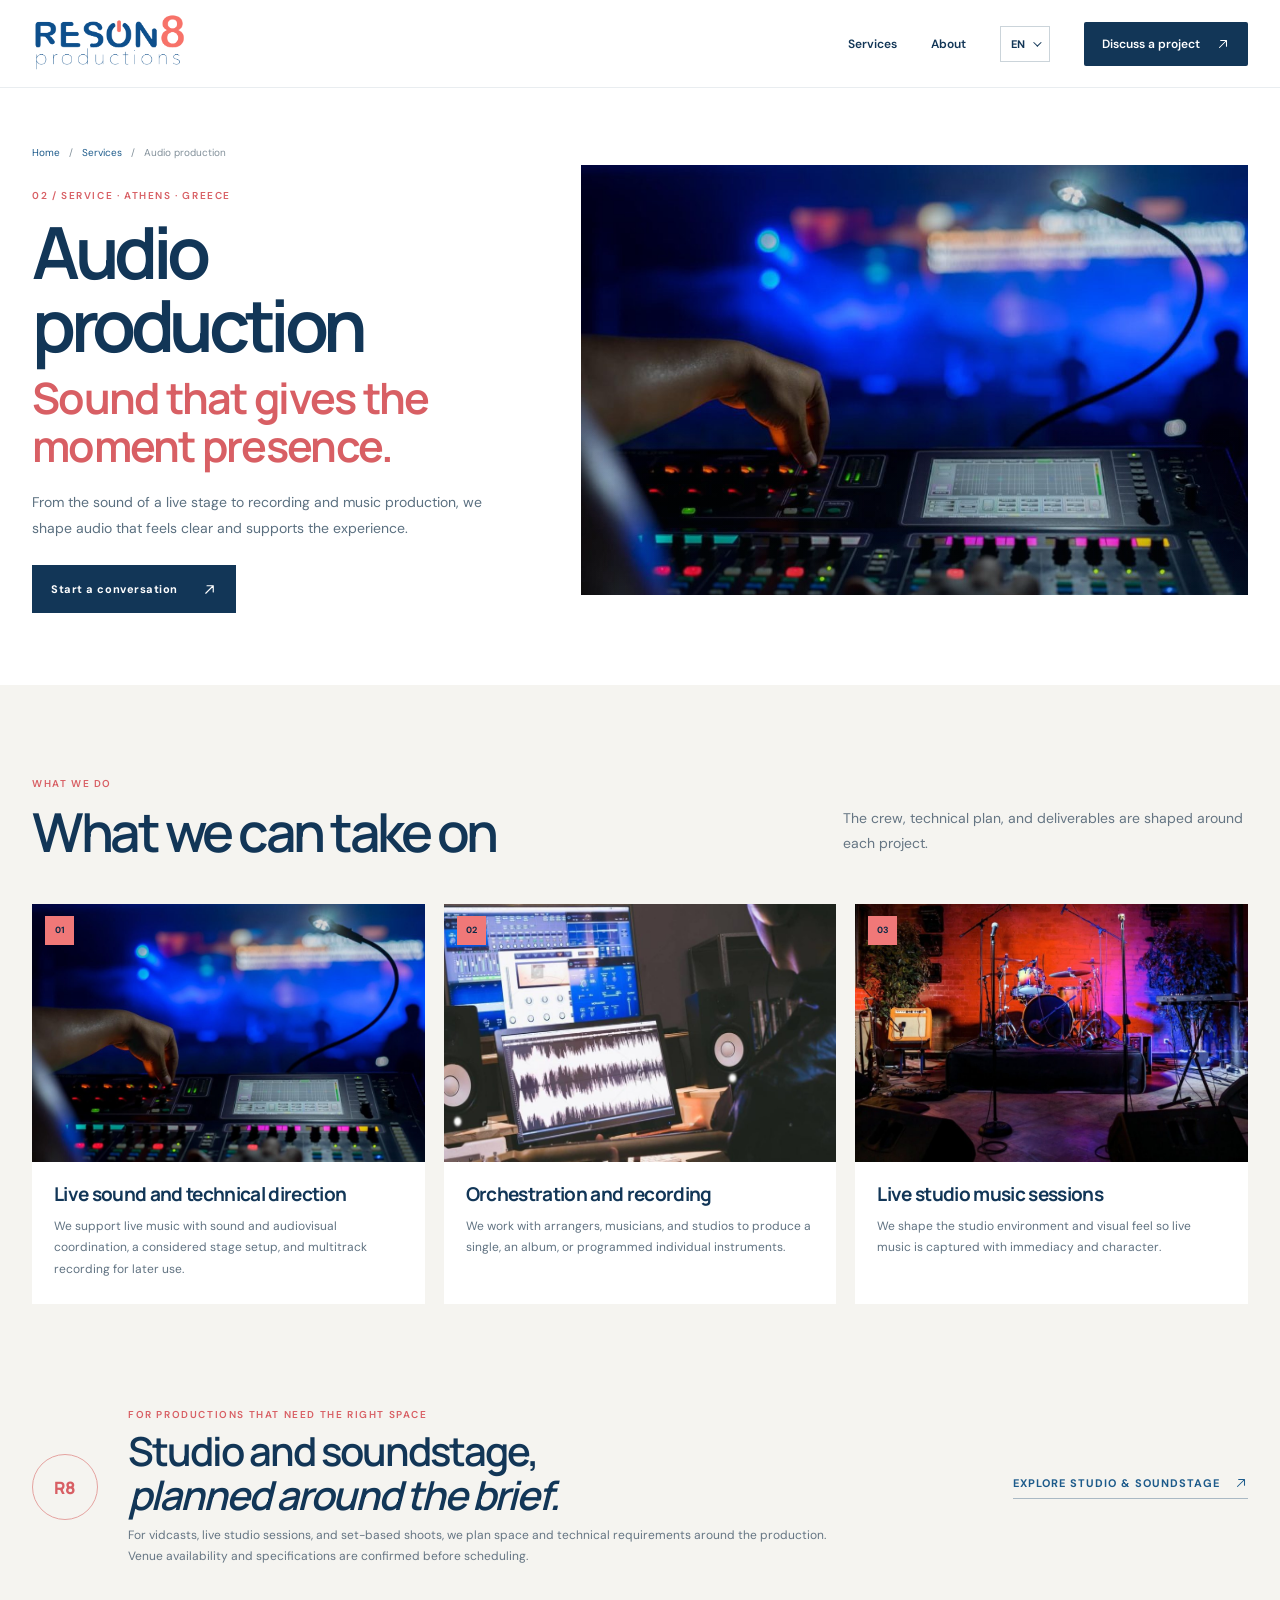
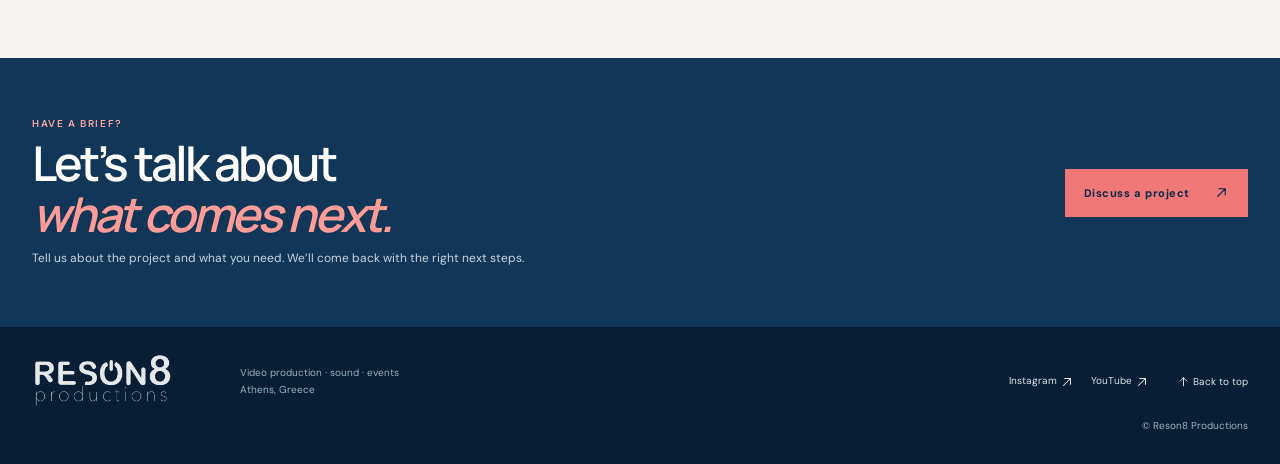
<file: en/services/audio-production/index.html>
<!doctype html><html lang="en"><head><meta charset="utf-8"><meta name="viewport" content="width=device-width,initial-scale=1"><title>Audio production in Athens | Reson8 Productions</title><meta name="description" content="From the sound of a live stage to recording and music production, we shape audio that feels clear and supports the experience."><link rel="canonical" href="https://reson8productions.com/en/services/audio-production/"><link rel="alternate" hreflang="el-GR" href="https://reson8productions.com/ypiresies/ichitiki-paragogi/"><link rel="alternate" hreflang="en" href="https://reson8productions.com/en/services/audio-production/"><link rel="alternate" hreflang="x-default" href="https://reson8productions.com/"><meta property="og:type" content="website"><meta property="og:site_name" content="Reson8 Productions"><meta property="og:locale" content="en_GB"><meta property="og:title" content="Audio production in Athens | Reson8 Productions"><meta property="og:description" content="From the sound of a live stage to recording and music production, we shape audio that feels clear and supports the experience."><meta property="og:url" content="https://reson8productions.com/en/services/audio-production/"><meta property="og:image" content="https://reson8productions.com/Reson8_files/original-audio-live.jpg"><meta name="twitter:card" content="summary_large_image"><script type="application/ld+json">{"@context":"https://schema.org","@type":"Service","name":"Audio production","description":"From the sound of a live stage to recording and music production, we shape audio that feels clear and supports the experience.","provider":{"@id":"https://reson8productions.com/#business"},"areaServed":{"@type":"City","name":"Athens"},"url":"https://reson8productions.com/en/services/audio-production/"}</script><link rel="preconnect" href="https://fonts.googleapis.com"><link rel="preconnect" href="https://fonts.gstatic.com" crossorigin><link href="https://fonts.googleapis.com/css2?family=DM+Sans:wght@400;500;600;700&family=Manrope:wght@400;500;600;700;800&display=swap" rel="stylesheet"><link rel="preload" as="image" href="../../../Reson8_files/original-audio-live.jpg"><link rel="stylesheet" href="../../../assets/site.css"></head><body id="top"><header class="site-header"><div class="nav-shell"><a class="brand" href="../../../en/index.html" aria-label="Reson8 Productions"><img src="../../../Reson8_files/original-reson8-logo.png" width="200" height="76" alt="Reson8 Productions"></a><button class="menu-toggle" aria-label="Open menu" aria-expanded="false" type="button"><span></span><span></span></button><nav class="nav-links" aria-label="Services"><a href="../../../en/index.html#services">Services</a><a href="../../../en/index.html#about">About</a><div class="language-wrap"><button class="language-trigger" type="button" aria-haspopup="true" aria-expanded="false" aria-label="Language: EN"><span>EN</span><i aria-hidden="true"></i></button><div class="language-menu" hidden><a href="../../../ypiresies/ichitiki-paragogi/index.html" lang="el">EL</a></div></div><a class="nav-cta" href="mailto:info@reson8productions.com?subject=Discuss+a+project">Discuss a project <svg class="icon-arrow icon-arrow-ne" aria-hidden="true" viewBox="0 0 24 24" fill="none" focusable="false"><path d="M6 18 18 6M8 6h10v10"/></svg></a></nav></div></header><main><section class="detail-hero"><div class="detail-copy"><div class="breadcrumbs"><a href="../../../en/index.html">Home</a><span>/</span><a href="../../../en/index.html#services">Services</a><span>/</span><span>Audio production</span></div><div class="eyebrow coral-text">02 / Service · Athens · Greece</div><h1>Audio production<br><em>Sound that gives the moment presence.</em></h1><p>From the sound of a live stage to recording and music production, we shape audio that feels clear and supports the experience.</p><a class="button button-dark" href="mailto:info@reson8productions.com">Start a conversation <svg class="icon-arrow icon-arrow-ne" aria-hidden="true" viewBox="0 0 24 24" fill="none" focusable="false"><path d="M6 18 18 6M8 6h10v10"/></svg></a></div><div class="detail-hero-photo"><img src="../../../Reson8_files/original-audio-live.jpg" width="980" height="653" alt="Sound engineer at a live production mixing console" fetchpriority="high"></div></section>
<section class="offer-section"><div class="section-heading"><div><div class="eyebrow coral-text">What we do</div><h2>What we can take on</h2></div><p>The crew, technical plan, and deliverables are shaped around each project.</p></div><div class="offer-grid"><article class="offer-card"><div class="offer-photo"><img src="../../../Reson8_files/original-audio-live.jpg" width="980" height="653" alt="Live sound and technical direction" loading="lazy"><span>01</span></div><div class="offer-copy"><h3>Live sound and technical direction</h3><p>We support live music with sound and audiovisual coordination, a considered stage setup, and multitrack recording for later use.</p></div></article><article class="offer-card"><div class="offer-photo"><img src="../../../Reson8_files/original-orchestration.jpg" width="980" height="653" alt="Orchestration and recording" loading="lazy"><span>02</span></div><div class="offer-copy"><h3>Orchestration and recording</h3><p>We work with arrangers, musicians, and studios to produce a single, an album, or programmed individual instruments.</p></div></article><article class="offer-card"><div class="offer-photo"><img src="../../../Reson8_files/original-live-music-studio.jpg" width="980" height="653" alt="Live studio music sessions" loading="lazy"><span>03</span></div><div class="offer-copy"><h3>Live studio music sessions</h3><p>We shape the studio environment and visual feel so live music is captured with immediacy and character.</p></div></article></div></section>
<section class="detail-note"><div class="detail-note-mark">R8</div><div><div class="eyebrow">For productions that need the right space</div><h2>Studio and soundstage,<br><em>planned around the brief.</em></h2><p>For vidcasts, live studio sessions, and set-based shoots, we plan space and technical requirements around the production. Venue availability and specifications are confirmed before scheduling.</p></div><a class="text-link" href="../../../en/services/studio-soundstage/index.html">Explore studio & soundstage <svg class="icon-arrow icon-arrow-ne" aria-hidden="true" viewBox="0 0 24 24" fill="none" focusable="false"><path d="M6 18 18 6M8 6h10v10"/></svg></a></section>
<section class="detail-contact"><div><div class="eyebrow">Have a brief?</div><h2>Let’s talk about<br><em>what comes next.</em></h2><p>Tell us about the project and what you need. We’ll come back with the right next steps.</p></div><a class="button button-coral" href="mailto:info@reson8productions.com">Discuss a project <svg class="icon-arrow icon-arrow-ne" aria-hidden="true" viewBox="0 0 24 24" fill="none" focusable="false"><path d="M6 18 18 6M8 6h10v10"/></svg></a></section></main><footer class="site-footer"><div class="footer-inner"><a href="../../../en/index.html" class="footer-brand"><img src="../../../Reson8_files/original-reson8-logo.png" width="175" height="67" alt="Reson8 Productions"></a><p>Video production · sound · events<br>Athens, Greece</p><div class="footer-social"><a href="https://www.instagram.com/reson8_productions/" target="_blank" rel="noreferrer">Instagram <svg class="icon-arrow icon-arrow-ne" aria-hidden="true" viewBox="0 0 24 24" fill="none" focusable="false"><path d="M6 18 18 6M8 6h10v10"/></svg></a><a href="https://www.youtube.com/@Reson8productions" target="_blank" rel="noreferrer">YouTube <svg class="icon-arrow icon-arrow-ne" aria-hidden="true" viewBox="0 0 24 24" fill="none" focusable="false"><path d="M6 18 18 6M8 6h10v10"/></svg></a></div><a href="#top" class="backtop"><svg class="icon-arrow icon-arrow-up" aria-hidden="true" viewBox="0 0 24 24" fill="none" focusable="false"><path d="M12 20V5m-6 6 6-6 6 6"/></svg> Back to top</a><small>© Reson8 Productions</small></div></footer><script>const t=document.querySelector('.menu-toggle'),n=document.querySelector('.nav-links'),l=document.querySelector('.language-trigger'),m=document.querySelector('.language-menu');t?.addEventListener('click',()=>{let o=n.classList.toggle('open');t.setAttribute('aria-expanded',o);});l?.addEventListener('click',()=>{let o=l.getAttribute('aria-expanded')==='true';l.setAttribute('aria-expanded',String(!o));m.hidden=o});document.addEventListener('click',e=>{if(!e.target.closest('.language-wrap')){m.hidden=true;l?.setAttribute('aria-expanded','false')}});document.addEventListener('keydown',e=>{if(e.key==='Escape'){m.hidden=true;l?.setAttribute('aria-expanded','false')}});</script></body></html>
</file>
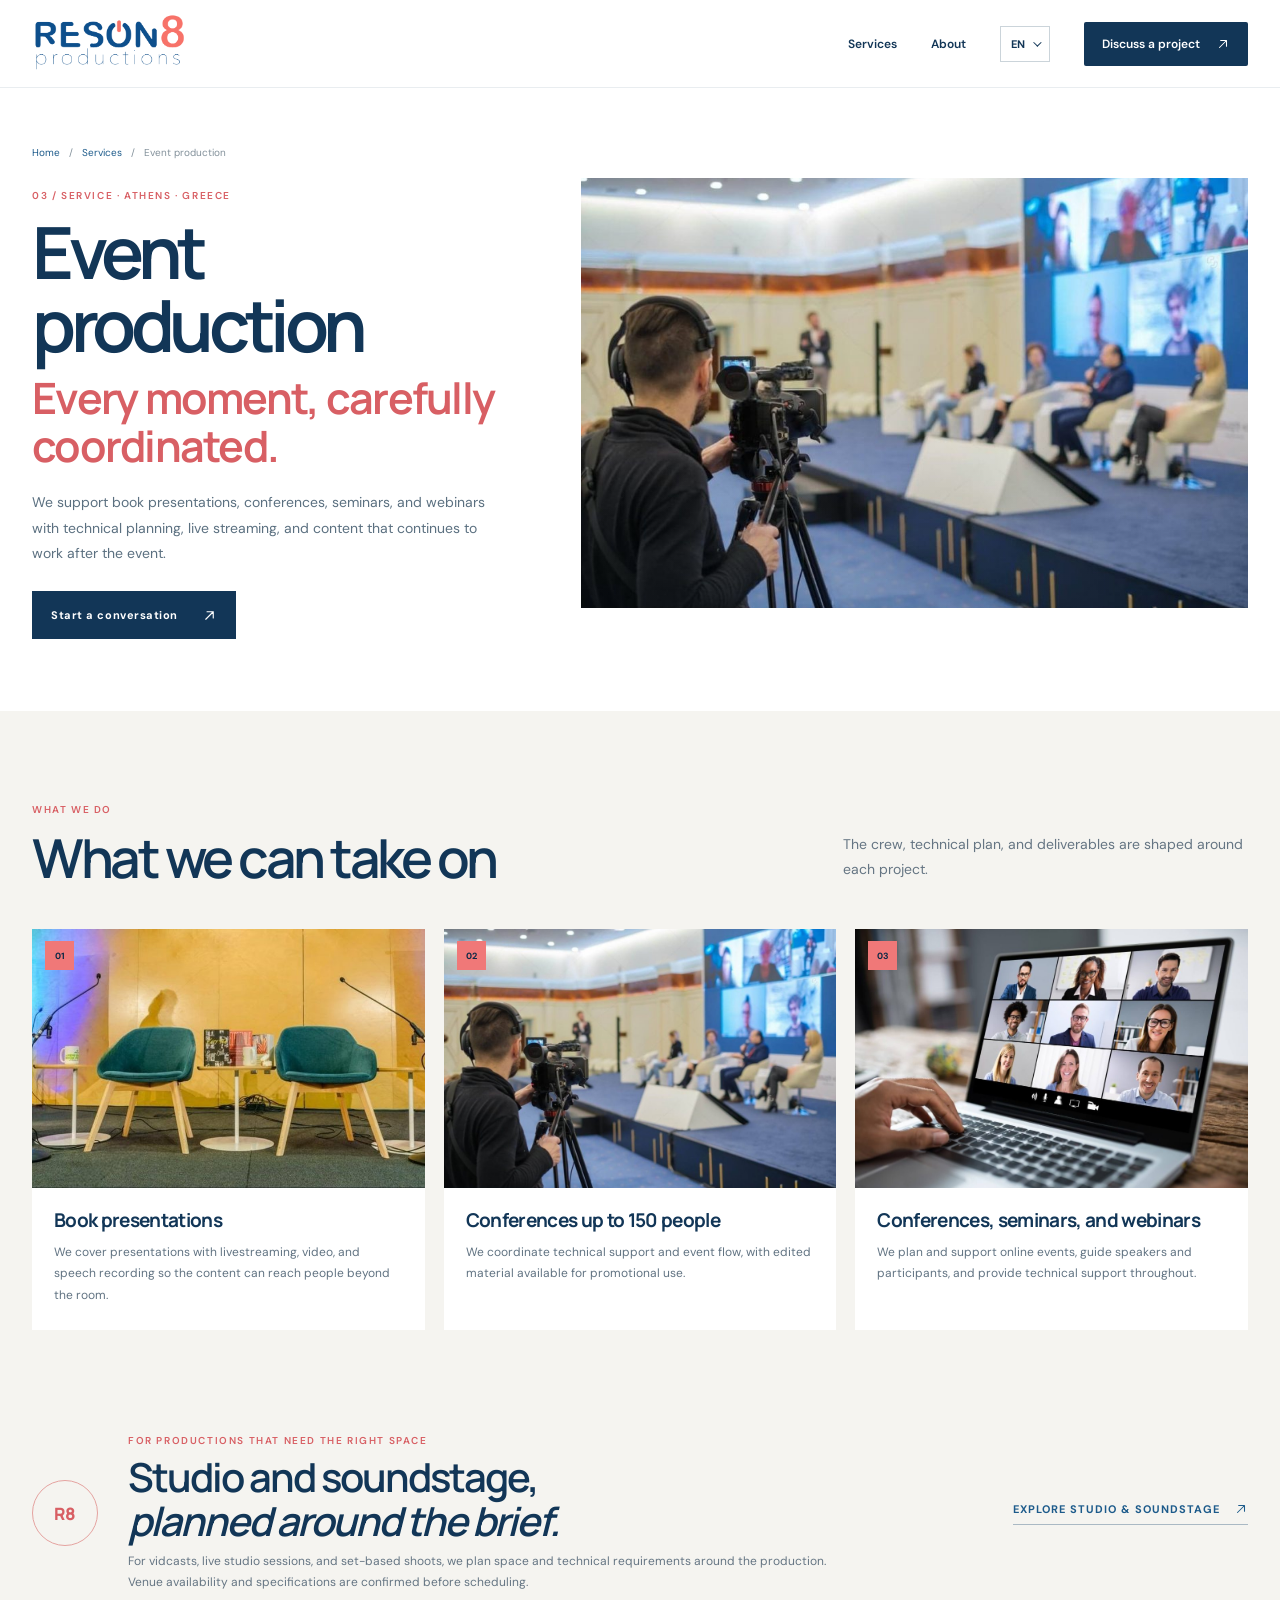
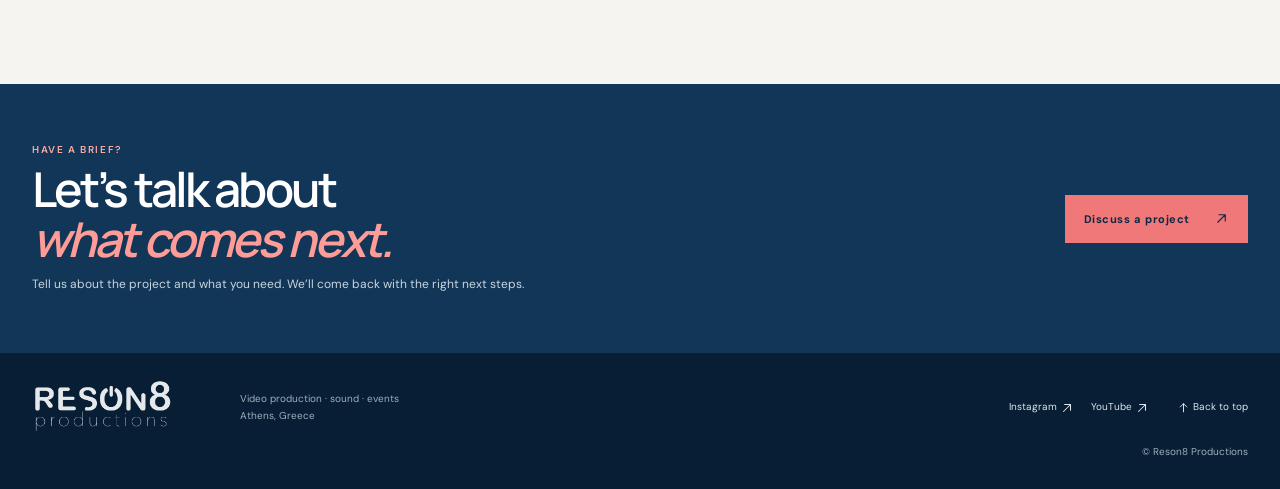
<file: en/services/event-production/index.html>
<!doctype html><html lang="en"><head><meta charset="utf-8"><meta name="viewport" content="width=device-width,initial-scale=1"><title>Event production in Athens | Reson8 Productions</title><meta name="description" content="We support book presentations, conferences, seminars, and webinars with technical planning, live streaming, and content that continues to work after the event."><link rel="canonical" href="https://reson8productions.com/en/services/event-production/"><link rel="alternate" hreflang="el-GR" href="https://reson8productions.com/ypiresies/paragogi-ekdiloseon/"><link rel="alternate" hreflang="en" href="https://reson8productions.com/en/services/event-production/"><link rel="alternate" hreflang="x-default" href="https://reson8productions.com/"><meta property="og:type" content="website"><meta property="og:site_name" content="Reson8 Productions"><meta property="og:locale" content="en_GB"><meta property="og:title" content="Event production in Athens | Reson8 Productions"><meta property="og:description" content="We support book presentations, conferences, seminars, and webinars with technical planning, live streaming, and content that continues to work after the event."><meta property="og:url" content="https://reson8productions.com/en/services/event-production/"><meta property="og:image" content="https://reson8productions.com/Reson8_files/original-seminars.jpg"><meta name="twitter:card" content="summary_large_image"><script type="application/ld+json">{"@context":"https://schema.org","@type":"Service","name":"Event production","description":"We support book presentations, conferences, seminars, and webinars with technical planning, live streaming, and content that continues to work after the event.","provider":{"@id":"https://reson8productions.com/#business"},"areaServed":{"@type":"City","name":"Athens"},"url":"https://reson8productions.com/en/services/event-production/"}</script><link rel="preconnect" href="https://fonts.googleapis.com"><link rel="preconnect" href="https://fonts.gstatic.com" crossorigin><link href="https://fonts.googleapis.com/css2?family=DM+Sans:wght@400;500;600;700&family=Manrope:wght@400;500;600;700;800&display=swap" rel="stylesheet"><link rel="preload" as="image" href="../../../Reson8_files/original-seminars.jpg"><link rel="stylesheet" href="../../../assets/site.css"></head><body id="top"><header class="site-header"><div class="nav-shell"><a class="brand" href="../../../en/index.html" aria-label="Reson8 Productions"><img src="../../../Reson8_files/original-reson8-logo.png" width="200" height="76" alt="Reson8 Productions"></a><button class="menu-toggle" aria-label="Open menu" aria-expanded="false" type="button"><span></span><span></span></button><nav class="nav-links" aria-label="Services"><a href="../../../en/index.html#services">Services</a><a href="../../../en/index.html#about">About</a><div class="language-wrap"><button class="language-trigger" type="button" aria-haspopup="true" aria-expanded="false" aria-label="Language: EN"><span>EN</span><i aria-hidden="true"></i></button><div class="language-menu" hidden><a href="../../../ypiresies/paragogi-ekdiloseon/index.html" lang="el">EL</a></div></div><a class="nav-cta" href="mailto:info@reson8productions.com?subject=Discuss+a+project">Discuss a project <svg class="icon-arrow icon-arrow-ne" aria-hidden="true" viewBox="0 0 24 24" fill="none" focusable="false"><path d="M6 18 18 6M8 6h10v10"/></svg></a></nav></div></header><main><section class="detail-hero"><div class="detail-copy"><div class="breadcrumbs"><a href="../../../en/index.html">Home</a><span>/</span><a href="../../../en/index.html#services">Services</a><span>/</span><span>Event production</span></div><div class="eyebrow coral-text">03 / Service · Athens · Greece</div><h1>Event production<br><em>Every moment, carefully coordinated.</em></h1><p>We support book presentations, conferences, seminars, and webinars with technical planning, live streaming, and content that continues to work after the event.</p><a class="button button-dark" href="mailto:info@reson8productions.com">Start a conversation <svg class="icon-arrow icon-arrow-ne" aria-hidden="true" viewBox="0 0 24 24" fill="none" focusable="false"><path d="M6 18 18 6M8 6h10v10"/></svg></a></div><div class="detail-hero-photo"><img src="../../../Reson8_files/original-seminars.jpg" width="980" height="653" alt="Camera filming speakers at a conference" fetchpriority="high"></div></section>
<section class="offer-section"><div class="section-heading"><div><div class="eyebrow coral-text">What we do</div><h2>What we can take on</h2></div><p>The crew, technical plan, and deliverables are shaped around each project.</p></div><div class="offer-grid"><article class="offer-card"><div class="offer-photo"><img src="../../../Reson8_files/original-book-presentation.jpg" width="980" height="653" alt="Book presentations" loading="lazy"><span>01</span></div><div class="offer-copy"><h3>Book presentations</h3><p>We cover presentations with livestreaming, video, and speech recording so the content can reach people beyond the room.</p></div></article><article class="offer-card"><div class="offer-photo"><img src="../../../Reson8_files/original-seminars.jpg" width="980" height="653" alt="Conferences up to 150 people" loading="lazy"><span>02</span></div><div class="offer-copy"><h3>Conferences up to 150 people</h3><p>We coordinate technical support and event flow, with edited material available for promotional use.</p></div></article><article class="offer-card"><div class="offer-photo"><img src="../../../Reson8_files/original-webinars.jpg" width="980" height="653" alt="Conferences, seminars, and webinars" loading="lazy"><span>03</span></div><div class="offer-copy"><h3>Conferences, seminars, and webinars</h3><p>We plan and support online events, guide speakers and participants, and provide technical support throughout.</p></div></article></div></section>
<section class="detail-note"><div class="detail-note-mark">R8</div><div><div class="eyebrow">For productions that need the right space</div><h2>Studio and soundstage,<br><em>planned around the brief.</em></h2><p>For vidcasts, live studio sessions, and set-based shoots, we plan space and technical requirements around the production. Venue availability and specifications are confirmed before scheduling.</p></div><a class="text-link" href="../../../en/services/studio-soundstage/index.html">Explore studio & soundstage <svg class="icon-arrow icon-arrow-ne" aria-hidden="true" viewBox="0 0 24 24" fill="none" focusable="false"><path d="M6 18 18 6M8 6h10v10"/></svg></a></section>
<section class="detail-contact"><div><div class="eyebrow">Have a brief?</div><h2>Let’s talk about<br><em>what comes next.</em></h2><p>Tell us about the project and what you need. We’ll come back with the right next steps.</p></div><a class="button button-coral" href="mailto:info@reson8productions.com">Discuss a project <svg class="icon-arrow icon-arrow-ne" aria-hidden="true" viewBox="0 0 24 24" fill="none" focusable="false"><path d="M6 18 18 6M8 6h10v10"/></svg></a></section></main><footer class="site-footer"><div class="footer-inner"><a href="../../../en/index.html" class="footer-brand"><img src="../../../Reson8_files/original-reson8-logo.png" width="175" height="67" alt="Reson8 Productions"></a><p>Video production · sound · events<br>Athens, Greece</p><div class="footer-social"><a href="https://www.instagram.com/reson8_productions/" target="_blank" rel="noreferrer">Instagram <svg class="icon-arrow icon-arrow-ne" aria-hidden="true" viewBox="0 0 24 24" fill="none" focusable="false"><path d="M6 18 18 6M8 6h10v10"/></svg></a><a href="https://www.youtube.com/@Reson8productions" target="_blank" rel="noreferrer">YouTube <svg class="icon-arrow icon-arrow-ne" aria-hidden="true" viewBox="0 0 24 24" fill="none" focusable="false"><path d="M6 18 18 6M8 6h10v10"/></svg></a></div><a href="#top" class="backtop"><svg class="icon-arrow icon-arrow-up" aria-hidden="true" viewBox="0 0 24 24" fill="none" focusable="false"><path d="M12 20V5m-6 6 6-6 6 6"/></svg> Back to top</a><small>© Reson8 Productions</small></div></footer><script>const t=document.querySelector('.menu-toggle'),n=document.querySelector('.nav-links'),l=document.querySelector('.language-trigger'),m=document.querySelector('.language-menu');t?.addEventListener('click',()=>{let o=n.classList.toggle('open');t.setAttribute('aria-expanded',o);});l?.addEventListener('click',()=>{let o=l.getAttribute('aria-expanded')==='true';l.setAttribute('aria-expanded',String(!o));m.hidden=o});document.addEventListener('click',e=>{if(!e.target.closest('.language-wrap')){m.hidden=true;l?.setAttribute('aria-expanded','false')}});document.addEventListener('keydown',e=>{if(e.key==='Escape'){m.hidden=true;l?.setAttribute('aria-expanded','false')}});</script></body></html>
</file>
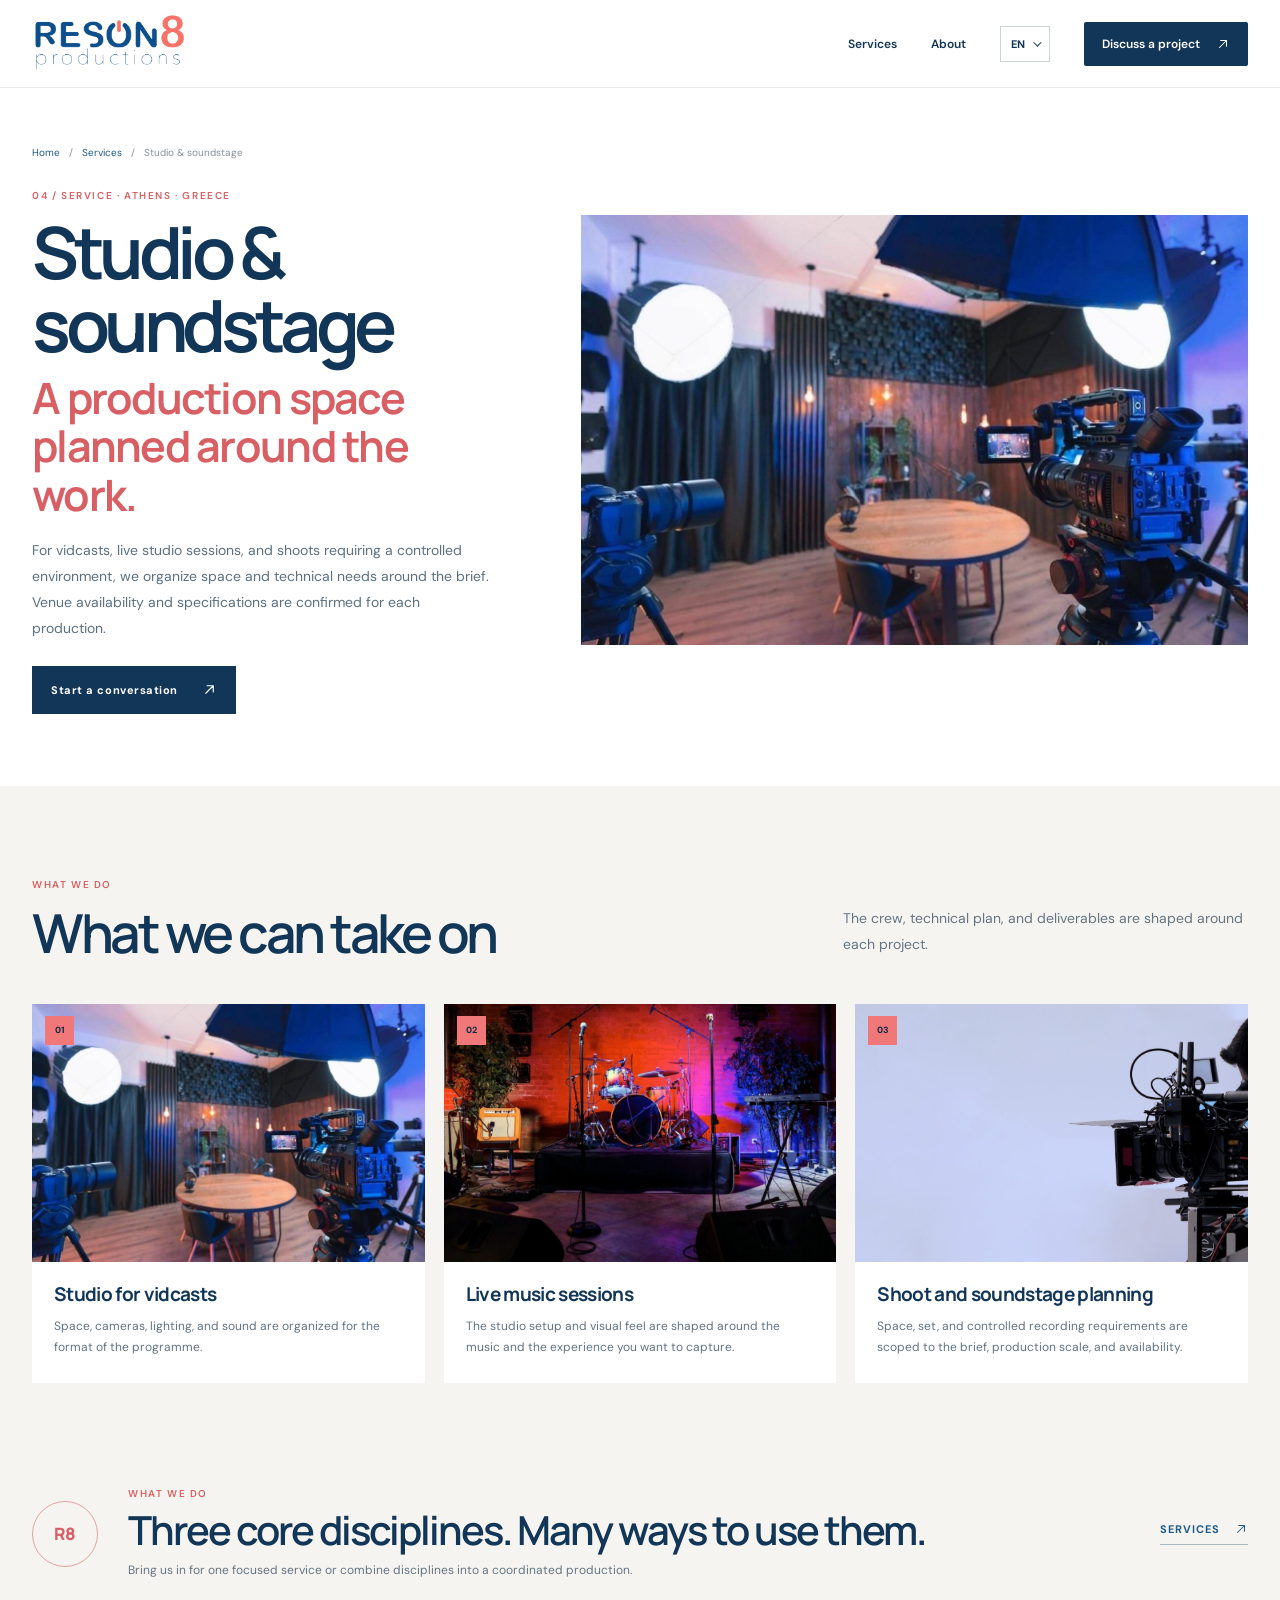
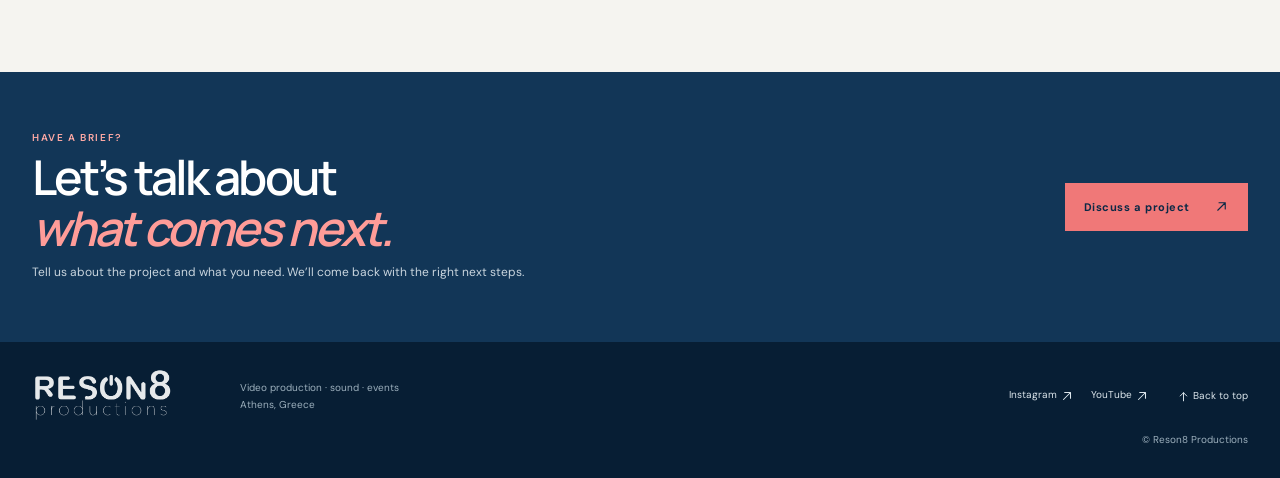
<file: en/services/studio-soundstage/index.html>
<!doctype html><html lang="en"><head><meta charset="utf-8"><meta name="viewport" content="width=device-width,initial-scale=1"><title>Studio &amp; soundstage in Athens | Reson8 Productions</title><meta name="description" content="For vidcasts, live studio sessions, and shoots requiring a controlled environment, we organize space and technical needs around the brief. Venue availability and specifications are confirmed for each production."><link rel="canonical" href="https://reson8productions.com/en/services/studio-soundstage/"><link rel="alternate" hreflang="el-GR" href="https://reson8productions.com/ypiresies/studio-soundstage/"><link rel="alternate" hreflang="en" href="https://reson8productions.com/en/services/studio-soundstage/"><link rel="alternate" hreflang="x-default" href="https://reson8productions.com/"><meta property="og:type" content="website"><meta property="og:site_name" content="Reson8 Productions"><meta property="og:locale" content="en_GB"><meta property="og:title" content="Studio &amp; soundstage in Athens | Reson8 Productions"><meta property="og:description" content="For vidcasts, live studio sessions, and shoots requiring a controlled environment, we organize space and technical needs around the brief. Venue availability and specifications are confirmed for each production."><meta property="og:url" content="https://reson8productions.com/en/services/studio-soundstage/"><meta property="og:image" content="https://reson8productions.com/Reson8_files/original-videocasts.jpg"><meta name="twitter:card" content="summary_large_image"><script type="application/ld+json">{"@context":"https://schema.org","@type":"Service","name":"Studio & soundstage","description":"For vidcasts, live studio sessions, and shoots requiring a controlled environment, we organize space and technical needs around the brief. Venue availability and specifications are confirmed for each production.","provider":{"@id":"https://reson8productions.com/#business"},"areaServed":{"@type":"City","name":"Athens"},"url":"https://reson8productions.com/en/services/studio-soundstage/"}</script><link rel="preconnect" href="https://fonts.googleapis.com"><link rel="preconnect" href="https://fonts.gstatic.com" crossorigin><link href="https://fonts.googleapis.com/css2?family=DM+Sans:wght@400;500;600;700&family=Manrope:wght@400;500;600;700;800&display=swap" rel="stylesheet"><link rel="preload" as="image" href="../../../Reson8_files/original-videocasts.jpg"><link rel="stylesheet" href="../../../assets/site.css"></head><body id="top"><header class="site-header"><div class="nav-shell"><a class="brand" href="../../../en/index.html" aria-label="Reson8 Productions"><img src="../../../Reson8_files/original-reson8-logo.png" width="200" height="76" alt="Reson8 Productions"></a><button class="menu-toggle" aria-label="Open menu" aria-expanded="false" type="button"><span></span><span></span></button><nav class="nav-links" aria-label="Services"><a href="../../../en/index.html#services">Services</a><a href="../../../en/index.html#about">About</a><div class="language-wrap"><button class="language-trigger" type="button" aria-haspopup="true" aria-expanded="false" aria-label="Language: EN"><span>EN</span><i aria-hidden="true"></i></button><div class="language-menu" hidden><a href="../../../ypiresies/studio-soundstage/index.html" lang="el">EL</a></div></div><a class="nav-cta" href="mailto:info@reson8productions.com?subject=Discuss+a+project">Discuss a project <svg class="icon-arrow icon-arrow-ne" aria-hidden="true" viewBox="0 0 24 24" fill="none" focusable="false"><path d="M6 18 18 6M8 6h10v10"/></svg></a></nav></div></header><main><section class="detail-hero"><div class="detail-copy"><div class="breadcrumbs"><a href="../../../en/index.html">Home</a><span>/</span><a href="../../../en/index.html#services">Services</a><span>/</span><span>Studio &amp; soundstage</span></div><div class="eyebrow coral-text">04 / Service · Athens · Greece</div><h1>Studio &amp; soundstage<br><em>A production space planned around the work.</em></h1><p>For vidcasts, live studio sessions, and shoots requiring a controlled environment, we organize space and technical needs around the brief. Venue availability and specifications are confirmed for each production.</p><a class="button button-dark" href="mailto:info@reson8productions.com">Start a conversation <svg class="icon-arrow icon-arrow-ne" aria-hidden="true" viewBox="0 0 24 24" fill="none" focusable="false"><path d="M6 18 18 6M8 6h10v10"/></svg></a></div><div class="detail-hero-photo"><img src="../../../Reson8_files/original-videocasts.jpg" width="980" height="653" alt="Videocast studio with cameras, lighting, and microphones" fetchpriority="high"></div></section>
<section class="offer-section"><div class="section-heading"><div><div class="eyebrow coral-text">What we do</div><h2>What we can take on</h2></div><p>The crew, technical plan, and deliverables are shaped around each project.</p></div><div class="offer-grid"><article class="offer-card"><div class="offer-photo"><img src="../../../Reson8_files/original-videocasts.jpg" width="980" height="653" alt="Studio for vidcasts" loading="lazy"><span>01</span></div><div class="offer-copy"><h3>Studio for vidcasts</h3><p>Space, cameras, lighting, and sound are organized for the format of the programme.</p></div></article><article class="offer-card"><div class="offer-photo"><img src="../../../Reson8_files/original-live-music-studio.jpg" width="980" height="653" alt="Live music sessions" loading="lazy"><span>02</span></div><div class="offer-copy"><h3>Live music sessions</h3><p>The studio setup and visual feel are shaped around the music and the experience you want to capture.</p></div></article><article class="offer-card"><div class="offer-photo"><img src="../../../Reson8_files/original-camera-setup.jpg" width="980" height="653" alt="Shoot and soundstage planning" loading="lazy"><span>03</span></div><div class="offer-copy"><h3>Shoot and soundstage planning</h3><p>Space, set, and controlled recording requirements are scoped to the brief, production scale, and availability.</p></div></article></div></section>
<section class="detail-note"><div class="detail-note-mark">R8</div><div><div class="eyebrow">What we do</div><h2>Three core disciplines. Many ways to use them.</h2><p>Bring us in for one focused service or combine disciplines into a coordinated production.</p></div><a class="text-link" href="../../../en/index.html#services">Services <svg class="icon-arrow icon-arrow-ne" aria-hidden="true" viewBox="0 0 24 24" fill="none" focusable="false"><path d="M6 18 18 6M8 6h10v10"/></svg></a></section>
<section class="detail-contact"><div><div class="eyebrow">Have a brief?</div><h2>Let’s talk about<br><em>what comes next.</em></h2><p>Tell us about the project and what you need. We’ll come back with the right next steps.</p></div><a class="button button-coral" href="mailto:info@reson8productions.com">Discuss a project <svg class="icon-arrow icon-arrow-ne" aria-hidden="true" viewBox="0 0 24 24" fill="none" focusable="false"><path d="M6 18 18 6M8 6h10v10"/></svg></a></section></main><footer class="site-footer"><div class="footer-inner"><a href="../../../en/index.html" class="footer-brand"><img src="../../../Reson8_files/original-reson8-logo.png" width="175" height="67" alt="Reson8 Productions"></a><p>Video production · sound · events<br>Athens, Greece</p><div class="footer-social"><a href="https://www.instagram.com/reson8_productions/" target="_blank" rel="noreferrer">Instagram <svg class="icon-arrow icon-arrow-ne" aria-hidden="true" viewBox="0 0 24 24" fill="none" focusable="false"><path d="M6 18 18 6M8 6h10v10"/></svg></a><a href="https://www.youtube.com/@Reson8productions" target="_blank" rel="noreferrer">YouTube <svg class="icon-arrow icon-arrow-ne" aria-hidden="true" viewBox="0 0 24 24" fill="none" focusable="false"><path d="M6 18 18 6M8 6h10v10"/></svg></a></div><a href="#top" class="backtop"><svg class="icon-arrow icon-arrow-up" aria-hidden="true" viewBox="0 0 24 24" fill="none" focusable="false"><path d="M12 20V5m-6 6 6-6 6 6"/></svg> Back to top</a><small>© Reson8 Productions</small></div></footer><script>const t=document.querySelector('.menu-toggle'),n=document.querySelector('.nav-links'),l=document.querySelector('.language-trigger'),m=document.querySelector('.language-menu');t?.addEventListener('click',()=>{let o=n.classList.toggle('open');t.setAttribute('aria-expanded',o);});l?.addEventListener('click',()=>{let o=l.getAttribute('aria-expanded')==='true';l.setAttribute('aria-expanded',String(!o));m.hidden=o});document.addEventListener('click',e=>{if(!e.target.closest('.language-wrap')){m.hidden=true;l?.setAttribute('aria-expanded','false')}});document.addEventListener('keydown',e=>{if(e.key==='Escape'){m.hidden=true;l?.setAttribute('aria-expanded','false')}});</script></body></html>
</file>
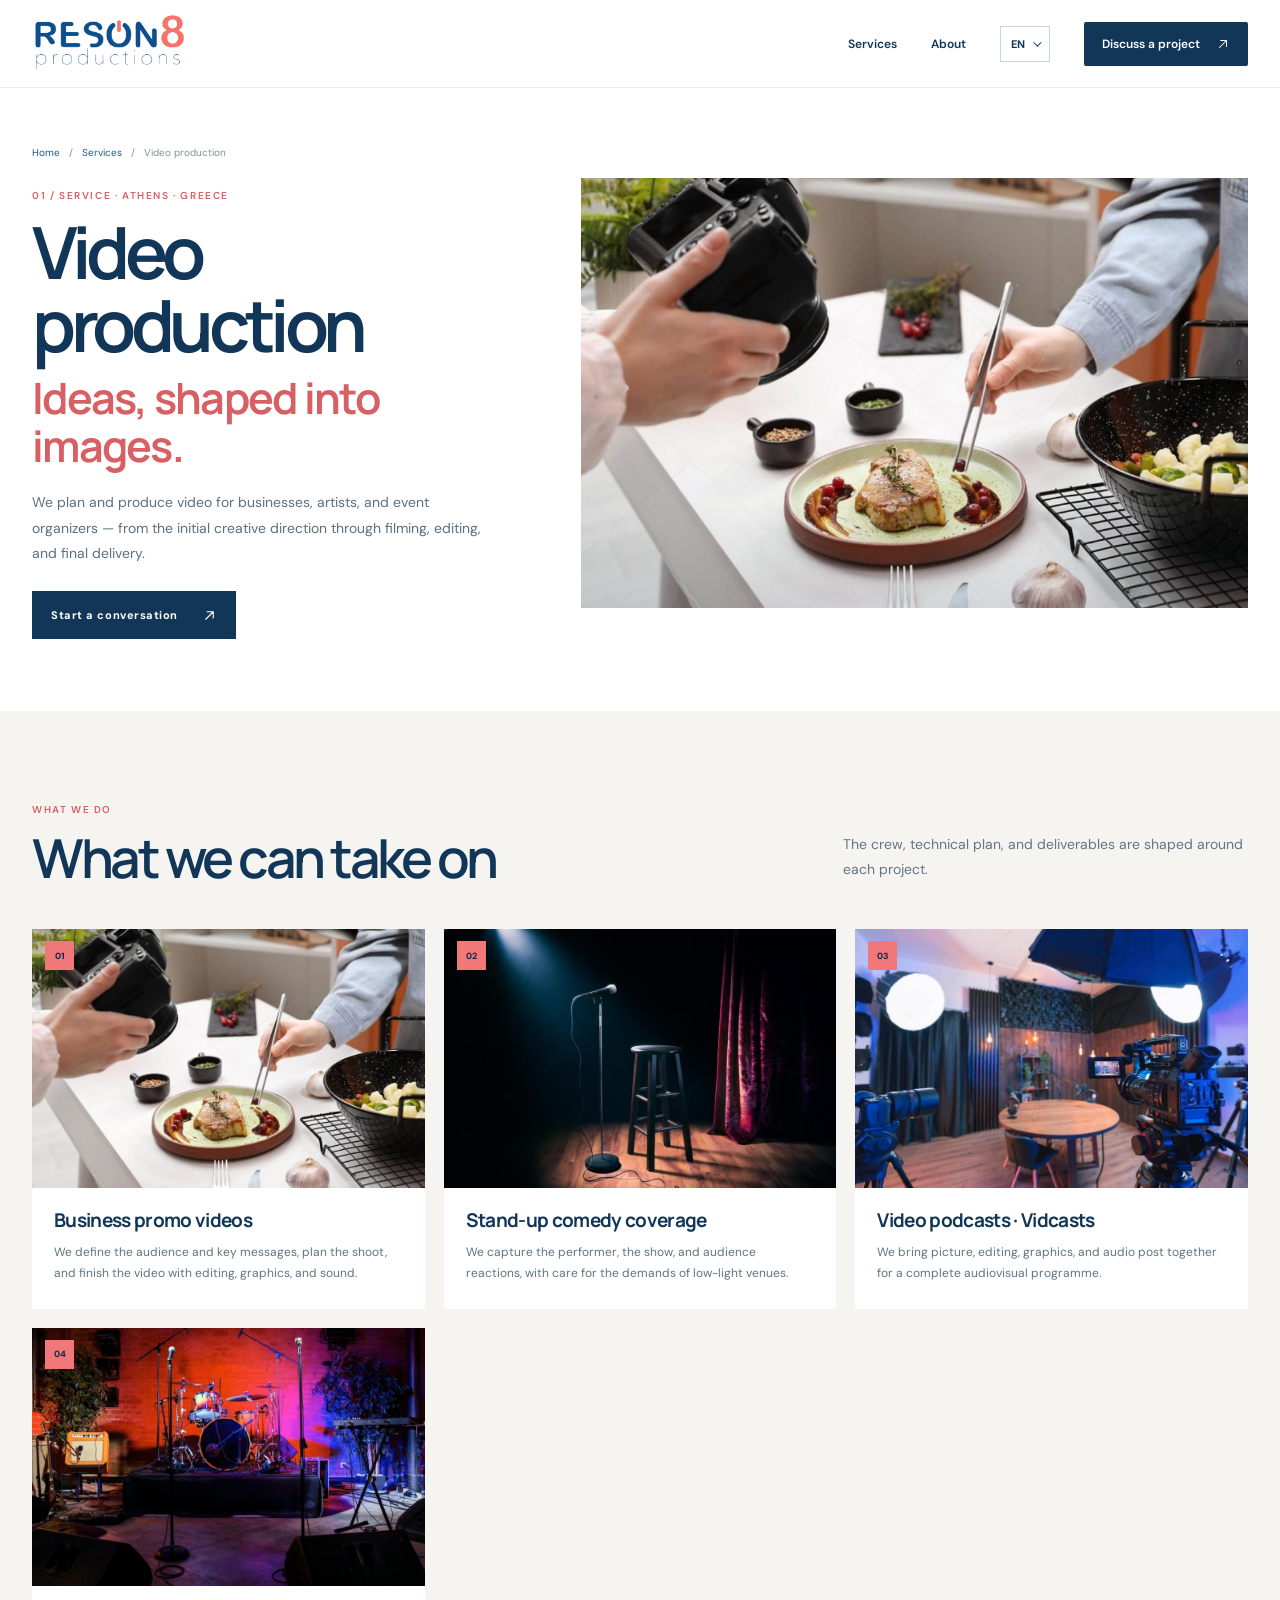
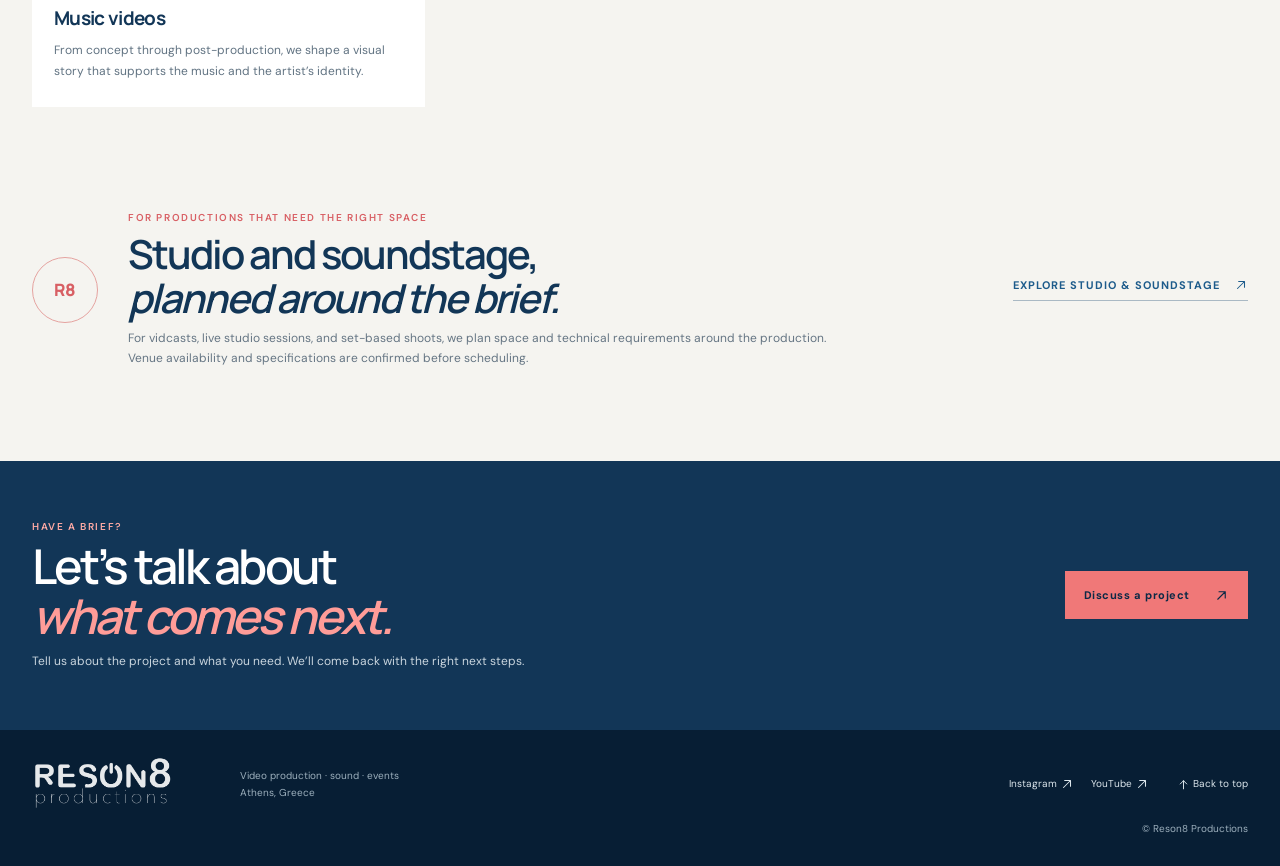
<file: en/services/video-production/index.html>
<!doctype html><html lang="en"><head><meta charset="utf-8"><meta name="viewport" content="width=device-width,initial-scale=1"><title>Video production in Athens | Reson8 Productions</title><meta name="description" content="We plan and produce video for businesses, artists, and event organizers — from the initial creative direction through filming, editing, and final delivery."><link rel="canonical" href="https://reson8productions.com/en/services/video-production/"><link rel="alternate" hreflang="el-GR" href="https://reson8productions.com/ypiresies/paragogi-video/"><link rel="alternate" hreflang="en" href="https://reson8productions.com/en/services/video-production/"><link rel="alternate" hreflang="x-default" href="https://reson8productions.com/"><meta property="og:type" content="website"><meta property="og:site_name" content="Reson8 Productions"><meta property="og:locale" content="en_GB"><meta property="og:title" content="Video production in Athens | Reson8 Productions"><meta property="og:description" content="We plan and produce video for businesses, artists, and event organizers — from the initial creative direction through filming, editing, and final delivery."><meta property="og:url" content="https://reson8productions.com/en/services/video-production/"><meta property="og:image" content="https://reson8productions.com/Reson8_files/original-video-promo.jpg"><meta name="twitter:card" content="summary_large_image"><script type="application/ld+json">{"@context":"https://schema.org","@type":"Service","name":"Video production","description":"We plan and produce video for businesses, artists, and event organizers — from the initial creative direction through filming, editing, and final delivery.","provider":{"@id":"https://reson8productions.com/#business"},"areaServed":{"@type":"City","name":"Athens"},"url":"https://reson8productions.com/en/services/video-production/"}</script><link rel="preconnect" href="https://fonts.googleapis.com"><link rel="preconnect" href="https://fonts.gstatic.com" crossorigin><link href="https://fonts.googleapis.com/css2?family=DM+Sans:wght@400;500;600;700&family=Manrope:wght@400;500;600;700;800&display=swap" rel="stylesheet"><link rel="preload" as="image" href="../../../Reson8_files/original-video-promo.jpg"><link rel="stylesheet" href="../../../assets/site.css"></head><body id="top"><header class="site-header"><div class="nav-shell"><a class="brand" href="../../../en/index.html" aria-label="Reson8 Productions"><img src="../../../Reson8_files/original-reson8-logo.png" width="200" height="76" alt="Reson8 Productions"></a><button class="menu-toggle" aria-label="Open menu" aria-expanded="false" type="button"><span></span><span></span></button><nav class="nav-links" aria-label="Services"><a href="../../../en/index.html#services">Services</a><a href="../../../en/index.html#about">About</a><div class="language-wrap"><button class="language-trigger" type="button" aria-haspopup="true" aria-expanded="false" aria-label="Language: EN"><span>EN</span><i aria-hidden="true"></i></button><div class="language-menu" hidden><a href="../../../ypiresies/paragogi-video/index.html" lang="el">EL</a></div></div><a class="nav-cta" href="mailto:info@reson8productions.com?subject=Discuss+a+project">Discuss a project <svg class="icon-arrow icon-arrow-ne" aria-hidden="true" viewBox="0 0 24 24" fill="none" focusable="false"><path d="M6 18 18 6M8 6h10v10"/></svg></a></nav></div></header><main><section class="detail-hero"><div class="detail-copy"><div class="breadcrumbs"><a href="../../../en/index.html">Home</a><span>/</span><a href="../../../en/index.html#services">Services</a><span>/</span><span>Video production</span></div><div class="eyebrow coral-text">01 / Service · Athens · Greece</div><h1>Video production<br><em>Ideas, shaped into images.</em></h1><p>We plan and produce video for businesses, artists, and event organizers — from the initial creative direction through filming, editing, and final delivery.</p><a class="button button-dark" href="mailto:info@reson8productions.com">Start a conversation <svg class="icon-arrow icon-arrow-ne" aria-hidden="true" viewBox="0 0 24 24" fill="none" focusable="false"><path d="M6 18 18 6M8 6h10v10"/></svg></a></div><div class="detail-hero-photo"><img src="../../../Reson8_files/original-video-promo.jpg" width="980" height="653" alt="Promotional video shoot with camera and food styling" fetchpriority="high"></div></section>
<section class="offer-section"><div class="section-heading"><div><div class="eyebrow coral-text">What we do</div><h2>What we can take on</h2></div><p>The crew, technical plan, and deliverables are shaped around each project.</p></div><div class="offer-grid"><article class="offer-card"><div class="offer-photo"><img src="../../../Reson8_files/original-video-promo.jpg" width="980" height="653" alt="Business promo videos" loading="lazy"><span>01</span></div><div class="offer-copy"><h3>Business promo videos</h3><p>We define the audience and key messages, plan the shoot, and finish the video with editing, graphics, and sound.</p></div></article><article class="offer-card"><div class="offer-photo"><img src="../../../Reson8_files/original-stand-up-comedy.jpg" width="980" height="653" alt="Stand-up comedy coverage" loading="lazy"><span>02</span></div><div class="offer-copy"><h3>Stand-up comedy coverage</h3><p>We capture the performer, the show, and audience reactions, with care for the demands of low-light venues.</p></div></article><article class="offer-card"><div class="offer-photo"><img src="../../../Reson8_files/original-videocasts.jpg" width="980" height="653" alt="Video podcasts · Vidcasts" loading="lazy"><span>03</span></div><div class="offer-copy"><h3>Video podcasts · Vidcasts</h3><p>We bring picture, editing, graphics, and audio post together for a complete audiovisual programme.</p></div></article><article class="offer-card"><div class="offer-photo"><img src="../../../Reson8_files/original-live-music-studio.jpg" width="980" height="653" alt="Music videos" loading="lazy"><span>04</span></div><div class="offer-copy"><h3>Music videos</h3><p>From concept through post-production, we shape a visual story that supports the music and the artist’s identity.</p></div></article></div></section>
<section class="detail-note"><div class="detail-note-mark">R8</div><div><div class="eyebrow">For productions that need the right space</div><h2>Studio and soundstage,<br><em>planned around the brief.</em></h2><p>For vidcasts, live studio sessions, and set-based shoots, we plan space and technical requirements around the production. Venue availability and specifications are confirmed before scheduling.</p></div><a class="text-link" href="../../../en/services/studio-soundstage/index.html">Explore studio & soundstage <svg class="icon-arrow icon-arrow-ne" aria-hidden="true" viewBox="0 0 24 24" fill="none" focusable="false"><path d="M6 18 18 6M8 6h10v10"/></svg></a></section>
<section class="detail-contact"><div><div class="eyebrow">Have a brief?</div><h2>Let’s talk about<br><em>what comes next.</em></h2><p>Tell us about the project and what you need. We’ll come back with the right next steps.</p></div><a class="button button-coral" href="mailto:info@reson8productions.com">Discuss a project <svg class="icon-arrow icon-arrow-ne" aria-hidden="true" viewBox="0 0 24 24" fill="none" focusable="false"><path d="M6 18 18 6M8 6h10v10"/></svg></a></section></main><footer class="site-footer"><div class="footer-inner"><a href="../../../en/index.html" class="footer-brand"><img src="../../../Reson8_files/original-reson8-logo.png" width="175" height="67" alt="Reson8 Productions"></a><p>Video production · sound · events<br>Athens, Greece</p><div class="footer-social"><a href="https://www.instagram.com/reson8_productions/" target="_blank" rel="noreferrer">Instagram <svg class="icon-arrow icon-arrow-ne" aria-hidden="true" viewBox="0 0 24 24" fill="none" focusable="false"><path d="M6 18 18 6M8 6h10v10"/></svg></a><a href="https://www.youtube.com/@Reson8productions" target="_blank" rel="noreferrer">YouTube <svg class="icon-arrow icon-arrow-ne" aria-hidden="true" viewBox="0 0 24 24" fill="none" focusable="false"><path d="M6 18 18 6M8 6h10v10"/></svg></a></div><a href="#top" class="backtop"><svg class="icon-arrow icon-arrow-up" aria-hidden="true" viewBox="0 0 24 24" fill="none" focusable="false"><path d="M12 20V5m-6 6 6-6 6 6"/></svg> Back to top</a><small>© Reson8 Productions</small></div></footer><script>const t=document.querySelector('.menu-toggle'),n=document.querySelector('.nav-links'),l=document.querySelector('.language-trigger'),m=document.querySelector('.language-menu');t?.addEventListener('click',()=>{let o=n.classList.toggle('open');t.setAttribute('aria-expanded',o);});l?.addEventListener('click',()=>{let o=l.getAttribute('aria-expanded')==='true';l.setAttribute('aria-expanded',String(!o));m.hidden=o});document.addEventListener('click',e=>{if(!e.target.closest('.language-wrap')){m.hidden=true;l?.setAttribute('aria-expanded','false')}});document.addEventListener('keydown',e=>{if(e.key==='Escape'){m.hidden=true;l?.setAttribute('aria-expanded','false')}});</script></body></html>
</file>
<file: assets/site.css>
:root{--navy:#123657;--navy-deep:#0b2946;--blue:#1d5b8b;--coral:#f07878;--coral-dark:#d85f64;--ink:#18334d;--muted:#657583;--paper:#f5f4f0;--white:#fff;--line:#dfe4e7;--max:1320px;--shadow:0 22px 55px rgba(10,37,63,.12)}
*{box-sizing:border-box}html{scroll-behavior:smooth;scroll-padding-top:92px}body{margin:0;background:var(--paper);color:var(--ink);font-family:'DM Sans',Arial,sans-serif;-webkit-font-smoothing:antialiased}img{display:block;max-width:100%}a{color:inherit;text-decoration:none}button{font:inherit}.eyebrow,.card-overline,.photo-index,.process-step>span,.contact-details span,.studio-photo-tag{font:600 10px/1.3 'DM Sans',sans-serif;letter-spacing:.16em;text-transform:uppercase}.site-header{height:88px;background:rgba(255,255,255,.97);position:relative;z-index:20;border-bottom:1px solid rgba(18,54,87,.09)}.nav-shell{height:100%;width:min(var(--max),calc(100% - 64px));margin:auto;display:flex;align-items:center;justify-content:space-between}.brand{display:flex;align-items:center}.brand img{width:156px;height:auto;object-fit:contain}.nav-links{display:flex;align-items:center;gap:34px;color:var(--navy);font-size:12px;font-weight:600}.nav-links>a:not(.nav-cta){padding:12px 0;position:relative}.nav-links>a:not(.nav-cta):after{position:absolute;content:'';height:2px;left:0;right:100%;bottom:4px;background:var(--coral);transition:right .2s}.nav-links>a:not(.nav-cta):hover:after{right:0}.nav-cta{display:inline-flex;align-items:center;gap:16px;background:var(--navy);color:#fff;padding:14px 18px;border-radius:2px;transition:background .2s,transform .2s}.nav-cta:hover,.button-dark:hover{background:var(--blue);transform:translateY(-1px)}.nav-cta span,.button span,.text-link span{font-size:17px;line-height:.8}.language-wrap{position:relative}.language-trigger{display:flex;align-items:center;justify-content:center;gap:8px;min-width:50px;height:36px;border:1px solid #cbd4da;background:transparent;color:var(--navy);font-size:11px;font-weight:700;cursor:pointer}.language-trigger i{width:6px;height:6px;border-right:1px solid currentColor;border-bottom:1px solid currentColor;transform:rotate(45deg) translateY(-2px)}.language-menu{position:absolute;right:0;top:calc(100% + 8px);min-width:52px;padding:4px;background:#fff;box-shadow:var(--shadow);border:1px solid var(--line);text-align:center}.language-menu[hidden]{display:none}.language-menu a{display:block;padding:9px;font-size:11px;font-weight:700}.language-menu a:hover{background:var(--paper);color:var(--coral-dark)}.menu-toggle{display:none}
.hero{min-height:610px;position:relative;overflow:hidden;display:flex;align-items:center;background:#e9edf0}.hero-photo,.hero-wash{position:absolute;inset:0;width:100%;height:100%}.hero-photo{object-fit:cover;object-position:center 53%}.hero-wash{background:linear-gradient(90deg,rgba(248,249,248,.97) 0%,rgba(248,249,248,.93) 29%,rgba(248,249,248,.54) 48%,rgba(248,249,248,.02) 72%),linear-gradient(0deg,rgba(11,41,70,.12),transparent 45%)}.hero-content{position:relative;z-index:2;width:min(var(--max),calc(100% - 64px));margin:0 auto;padding:72px 0 78px;max-width:var(--max)}.hero-content>*{max-width:600px}.hero-eyebrow{color:var(--blue)}h1,h2,h3,p{margin-top:0}.hero h1{font:600 clamp(54px,7vw,92px)/.99 Manrope,sans-serif;letter-spacing:-.075em;color:var(--navy-deep);margin:23px 0 20px}.hero h1 em,.intro-grid h2 em,.section-heading h2 em,.studio-feature h2 em,.process-heading h2 em,.contact-content h2 em,.detail-copy h1 em{font-style:normal;color:var(--coral-dark)}.hero-content>p{font-size:16px;line-height:1.75;color:#43596d;max-width:525px;margin-bottom:26px}.hero-actions{display:flex;gap:11px;flex-wrap:wrap}.button{min-height:48px;padding:0 19px;display:inline-flex;align-items:center;justify-content:center;gap:24px;font-size:11px;font-weight:700;letter-spacing:.05em;transition:transform .2s,background .2s,color .2s}.button-dark{background:var(--navy);color:white}.button-light{color:var(--navy);border:1px solid rgba(18,54,87,.35);background:rgba(255,255,255,.65)}.button-light:hover{background:#fff}.hero-note{margin-top:34px;color:#52697c;font-size:11px;display:flex;align-items:center;gap:9px;letter-spacing:.06em}.signal-dot{width:7px;height:7px;border-radius:50%;background:var(--coral);box-shadow:0 0 0 4px rgba(240,120,120,.18)}.hero-signature{position:absolute;right:max(32px,calc((100% - var(--max))/2));bottom:34px;z-index:2;display:flex;align-items:center;gap:9px;color:#fff;text-shadow:0 1px 10px rgba(0,0,0,.35)}.hero-signature b{font:800 24px Manrope}.hero-signature span{font:800 22px Manrope}.hero-signature small{font-size:8px;letter-spacing:.15em;line-height:1.5}
.intro-section,.services-section,.process-section{padding:110px 32px}.intro-section{background:#fff}.section-label{max-width:var(--max);margin:0 auto 29px;display:flex;align-items:center;gap:20px}.section-label .eyebrow{color:var(--blue)}.rule{height:1px;background:var(--line);flex:1}.intro-grid{max-width:var(--max);margin:auto;display:grid;grid-template-columns:1fr .78fr;gap:10%;align-items:start}.intro-grid h2,.section-heading h2,.studio-feature h2,.process-heading h2{font:600 clamp(36px,4.2vw,58px)/1.08 Manrope,sans-serif;letter-spacing:-.065em;color:var(--navy);margin:0}.intro-copy p{font-size:15px;line-height:1.9;color:#536879;margin:3px 0 25px}.location-line{border-top:1px solid var(--line);padding-top:18px;font-size:10px;letter-spacing:.08em;text-transform:uppercase;color:#768592}.pin{color:var(--coral);font-size:14px;margin-right:8px}.line-sep{margin:0 8px;color:#bdc4ca}.services-section{background:var(--paper)}.section-heading{max-width:var(--max);margin:0 auto 42px;display:flex;justify-content:space-between;gap:45px;align-items:end}.section-heading>div{max-width:720px}.section-heading p{max-width:405px;margin:0 0 5px;color:var(--muted);font-size:14px;line-height:1.8}.coral-text{color:var(--coral-dark);margin-bottom:13px}.section-heading h2{margin-top:0}.service-grid{max-width:var(--max);margin:0 auto;display:grid;grid-template-columns:repeat(3,minmax(0,1fr));gap:20px}.service-card{background:#fff;box-shadow:0 9px 28px rgba(18,54,87,.055);display:flex;flex-direction:column;min-width:0;transition:transform .25s,box-shadow .25s}.service-card:hover{transform:translateY(-4px);box-shadow:var(--shadow)}.service-photo{display:block;position:relative;overflow:hidden;aspect-ratio:1.68;background:#dce2e5}.service-photo:after{content:'';position:absolute;inset:40% 0 0;background:linear-gradient(transparent,rgba(8,30,50,.25))}.service-photo img{width:100%;height:100%;object-fit:cover;transition:transform .4s}.service-card:hover .service-photo img{transform:scale(1.035)}.photo-index{position:absolute;z-index:1;right:14px;bottom:13px;color:white;text-shadow:0 1px 4px #000}.service-card-copy{padding:25px 25px 26px;display:flex;flex-direction:column;flex:1}.card-overline{color:var(--coral-dark);margin-bottom:11px}.card-overline span{color:#85929b}.service-card h3{font:700 26px/1.12 Manrope,sans-serif;letter-spacing:-.05em;color:var(--navy);margin:0 0 12px}.service-card-copy>p{font-size:13px;line-height:1.75;color:#617382;margin:0 0 18px}.service-tags{margin:0 0 21px;padding:15px 0 0;list-style:none;border-top:1px solid var(--line);display:grid;gap:9px}.service-tags li{position:relative;padding-left:14px;font-size:11px;font-weight:600;color:#344e64;line-height:1.4}.service-tags li:before{position:absolute;left:0;top:5px;width:5px;height:5px;border-radius:50%;background:var(--coral);content:''}.text-link{display:inline-flex;align-items:center;gap:14px;width:max-content;color:var(--blue);font-size:11px;font-weight:700;text-transform:uppercase;letter-spacing:.09em;border-bottom:1px solid #aab9c4;padding:0 0 8px;transition:color .2s,border-color .2s}.text-link:hover{color:var(--coral-dark);border-color:var(--coral)}.service-card .text-link{margin-top:auto}
.studio-feature{max-width:var(--max);margin:0 auto;padding:0 32px 108px;display:grid;grid-template-columns:1fr 1fr;align-items:stretch}.studio-photo{min-height:370px;position:relative;overflow:hidden;background:var(--navy)}.studio-photo img{width:100%;height:100%;position:absolute;inset:0;object-fit:cover}.studio-photo-tag{position:absolute;bottom:17px;left:19px;background:var(--coral);color:var(--navy-deep);padding:9px 12px}.studio-feature-copy{background:var(--navy);color:white;padding:clamp(35px,5vw,70px);display:flex;flex-direction:column;align-items:flex-start;justify-content:center}.studio-feature-copy .eyebrow{color:#ffaaa5;margin-bottom:14px}.studio-feature h2{color:#fff;font-size:clamp(32px,3.7vw,49px);margin-bottom:19px}.studio-feature h2 em{color:#ff9c98}.studio-feature-copy p{font-size:13px;line-height:1.8;color:#d5e0e8;margin-bottom:23px;max-width:470px}.studio-feature .text-link{color:#ffaaa5;border-color:rgba(255,170,165,.5)}
.process-section{background:#fff}.process-grid{max-width:var(--max);margin:0 auto;display:grid;grid-template-columns:repeat(3,1fr);border-top:1px solid var(--line)}.process-step{padding:25px 30px 5px 0;min-height:180px}.process-step+.process-step{padding-left:30px;border-left:1px solid var(--line)}.process-step>span{color:var(--coral-dark)}.process-step h3{font:700 22px Manrope,sans-serif;color:var(--navy);margin:17px 0 9px}.process-step p{font-size:13px;line-height:1.75;color:var(--muted);max-width:320px}.process-stamp{display:grid;place-content:center;text-align:center;border:1px solid #e3a0a0;color:var(--coral-dark);width:70px;height:70px;border-radius:50%;font:800 18px Manrope;transform:rotate(-10deg)}.process-stamp small{font:600 6px 'DM Sans';letter-spacing:.08em}.contact-section{background:var(--navy-deep);color:#fff;padding:94px 32px 85px;display:grid;grid-template-columns:minmax(0,1fr) minmax(290px,.56fr);gap:10%;align-items:end}.contact-content,.contact-details{max-width:calc(var(--max)/2)}.contact-content{justify-self:end}.contact-content .eyebrow{color:#ffaaa5;margin-bottom:14px}.contact-content h2{font:600 clamp(42px,5.1vw,68px)/1.05 Manrope,sans-serif;letter-spacing:-.07em;margin:0 0 16px}.contact-content h2 em{color:#ff9c98}.contact-content>p{font-size:14px;line-height:1.8;color:#cfdae3;max-width:560px;margin:0 0 25px}.button-coral{background:var(--coral);color:var(--navy-deep)}.button-coral:hover{background:#ff9995;transform:translateY(-1px)}.contact-details{justify-self:start;display:grid;gap:17px;padding-bottom:3px}.contact-details>div{display:grid;gap:5px;border-top:1px solid rgba(255,255,255,.18);padding-top:12px}.contact-details span{color:#a8bac7}.contact-details a,.contact-details strong{font-size:13px;font-weight:500;color:#fff}.site-footer{background:#071e34;color:#c4d1dc;padding:27px 32px}.footer-inner{width:min(var(--max),100%);margin:auto;display:grid;grid-template-columns:180px 1fr auto auto;align-items:center;gap:28px}.footer-brand img{width:142px;height:auto;filter:brightness(0) invert(1);opacity:.9}.footer-inner p,.footer-inner small{font-size:10px;line-height:1.7;color:#9db0bd;margin:0}.footer-social{display:flex;gap:17px}.footer-social a,.backtop{font-size:10px;color:#dce6ec}.footer-social a:hover,.backtop:hover{color:#ffaaa5}.backtop{justify-self:end}.footer-inner small{grid-column:2/-1;justify-self:end;margin-top:-22px}
/* Service detail pages */
.detail-hero{padding:58px max(32px,calc((100% - var(--max))/2)) 72px;background:#fff;display:grid;grid-template-columns:.82fr 1.18fr;gap:7%;align-items:center}.detail-copy{max-width:530px}.breadcrumbs{display:flex;gap:9px;flex-wrap:wrap;align-items:center;color:#82909a;font-size:10px;margin-bottom:30px}.breadcrumbs a{color:var(--blue)}.detail-copy>.eyebrow{color:var(--coral-dark);margin-bottom:13px}.detail-copy h1{font:650 clamp(44px,5.7vw,72px)/1.02 Manrope,sans-serif;color:var(--navy);letter-spacing:-.075em;margin:0 0 18px}.detail-copy h1 em{display:inline-block;font-size:.6em;line-height:1.12;letter-spacing:-.04em;margin-top:12px}.detail-copy>p{font-size:14px;line-height:1.85;color:#5b7080;margin:0 0 24px}.detail-hero-photo{height:430px;overflow:hidden;background:#dce3e8;position:relative}.detail-hero-photo img{width:100%;height:100%;object-fit:cover}.detail-hero-photo:after{position:absolute;inset:60% 0 0;content:'';background:linear-gradient(transparent,rgba(8,30,50,.13));pointer-events:none}.offer-section{padding:92px 32px 104px;background:var(--paper)}.offer-grid{max-width:var(--max);margin:auto;display:grid;grid-template-columns:repeat(3,minmax(0,1fr));gap:19px}.offer-card{background:#fff;min-width:0}.offer-photo{position:relative;aspect-ratio:1.52;overflow:hidden;background:#dbe0e2}.offer-photo img{width:100%;height:100%;object-fit:cover;transition:transform .4s}.offer-card:hover .offer-photo img{transform:scale(1.035)}.offer-photo>span{position:absolute;top:12px;left:13px;background:var(--coral);color:var(--navy-deep);width:29px;height:29px;display:grid;place-items:center;font:700 9px 'DM Sans'}.offer-copy{padding:21px 22px 24px}.offer-copy h3{font:700 19px/1.2 Manrope,sans-serif;color:var(--navy);letter-spacing:-.035em;margin:0 0 10px}.offer-copy p{font-size:12px;line-height:1.8;color:#617382;margin:0}.detail-note{max-width:var(--max);margin:0 auto;padding:0 32px 92px;display:grid;grid-template-columns:72px minmax(0,1fr) auto;align-items:center;gap:24px}.detail-note-mark{width:66px;height:66px;border:1px solid #e5a3a0;color:var(--coral-dark);display:grid;place-items:center;border-radius:50%;font:800 17px Manrope}.detail-note>div:nth-child(2) .eyebrow{color:var(--coral-dark);margin-bottom:8px}.detail-note h2{font:600 clamp(26px,3.2vw,40px)/1.1 Manrope,sans-serif;letter-spacing:-.05em;color:var(--navy);margin:0 0 8px}.detail-note p{font-size:12px;line-height:1.7;color:var(--muted);margin:0;max-width:700px}.detail-contact{background:var(--navy);color:#fff;padding:59px max(32px,calc((100% - var(--max))/2));display:flex;align-items:center;justify-content:space-between;gap:35px}.detail-contact .eyebrow{color:#ffaaa5;margin-bottom:8px}.detail-contact h2{font:600 clamp(34px,4vw,48px)/1.05 Manrope,sans-serif;letter-spacing:-.06em;margin:0 0 9px}.detail-contact h2 em{color:#ff9c98}.detail-contact p{font-size:12px;line-height:1.7;color:#c9d5de;margin:0;max-width:550px}
@media(max-width:1000px){.nav-shell{width:calc(100% - 42px)}.nav-links{gap:20px}.hero-content{width:calc(100% - 64px)}.service-grid{gap:14px}.service-card-copy{padding:21px 18px}.service-card h3{font-size:22px}.service-tags li{font-size:10px}.detail-hero{grid-template-columns:.9fr 1.1fr;gap:5%}.detail-hero-photo{height:365px}}
@media(max-width:760px){html{scroll-padding-top:76px}.site-header{height:74px}.nav-shell{width:calc(100% - 36px)}.brand img{width:134px}.menu-toggle{display:flex;width:38px;height:38px;flex-direction:column;justify-content:center;align-items:center;gap:5px;border:1px solid var(--line);background:#fff;color:var(--navy)}.menu-toggle span{width:15px;height:1px;background:var(--navy)}.nav-links{display:none;position:absolute;left:0;right:0;top:73px;flex-direction:column;align-items:stretch;gap:8px;padding:20px 22px 25px;background:#fff;border-bottom:1px solid var(--line);box-shadow:0 18px 30px rgba(10,37,63,.1)}.nav-links.open{display:flex}.nav-links>a:not(.nav-cta){padding:10px 0}.nav-cta{justify-content:space-between}.language-wrap{position:absolute;right:22px;top:18px}.hero{min-height:680px;align-items:flex-end}.hero-photo{object-position:66% center}.hero-wash{background:linear-gradient(0deg,rgba(248,249,248,.97) 0%,rgba(248,249,248,.94) 42%,rgba(248,249,248,.32) 72%,rgba(248,249,248,.02) 100%)}.hero-content{width:calc(100% - 40px);padding:50px 0 42px}.hero h1{font-size:clamp(49px,13vw,72px);margin:16px 0}.hero-content>p{font-size:14px}.hero-signature{right:20px;top:24px;bottom:auto;color:white}.intro-section,.services-section,.process-section{padding:72px 20px}.intro-grid{grid-template-columns:1fr;gap:20px}.intro-grid h2,.section-heading h2,.studio-feature h2,.process-heading h2{font-size:clamp(34px,10vw,48px)}.intro-copy p{font-size:14px}.section-heading{display:block;margin-bottom:25px}.section-heading p{margin-top:18px}.service-grid{grid-template-columns:1fr;gap:15px}.service-photo{aspect-ratio:1.85}.service-card-copy{padding:22px}.service-card h3{font-size:25px}.service-tags{grid-template-columns:1fr 1fr;column-gap:16px}.studio-feature{padding:0 20px 72px;grid-template-columns:1fr}.studio-photo{min-height:260px;aspect-ratio:1.5}.studio-feature-copy{padding:31px 25px 34px}.process-grid{grid-template-columns:1fr}.process-step,.process-step+.process-step{padding:22px 0;border-left:0;border-bottom:1px solid var(--line);min-height:auto}.process-step:last-child{border-bottom:0}.contact-section{padding:67px 20px 58px;grid-template-columns:1fr;gap:35px}.contact-content{justify-self:start}.contact-content h2{font-size:clamp(42px,12vw,58px)}.contact-details{width:100%}.site-footer{padding:25px 20px}.footer-inner{grid-template-columns:1fr auto;gap:15px}.footer-inner p{grid-column:1/-1;grid-row:2}.footer-social{grid-column:1/-1;grid-row:3}.backtop{grid-column:2;grid-row:1}.footer-inner small{grid-column:1/-1;justify-self:start;margin-top:0}.detail-hero{padding:38px 20px 55px;grid-template-columns:1fr;gap:27px}.breadcrumbs{margin-bottom:23px}.detail-copy h1{font-size:clamp(43px,12vw,64px)}.detail-hero-photo{height:auto;aspect-ratio:1.45}.offer-section{padding:68px 20px 73px}.offer-grid{grid-template-columns:1fr;gap:13px}.offer-photo{aspect-ratio:1.75}.offer-copy{padding:19px}.offer-copy h3{font-size:20px}.detail-note{padding:0 20px 68px;grid-template-columns:48px 1fr;gap:14px;align-items:start}.detail-note-mark{width:46px;height:46px;font-size:13px}.detail-note .text-link{grid-column:2}.detail-contact{padding:44px 20px;display:block}.detail-contact h2{font-size:38px}.detail-contact .button{margin-top:21px}}
@media(max-width:420px){.hero-actions{display:grid;grid-template-columns:1fr}.button{width:100%}.service-tags{grid-template-columns:1fr}.hero-signature{transform:scale(.88);transform-origin:top right}.location-line{font-size:9px}}
@media(prefers-reduced-motion:reduce){html{scroll-behavior:auto}*,*:before,*:after{transition:none!important}}

/* Crisp inline arrows: consistent across desktop and mobile */
.icon-arrow{width:14px;height:14px;flex:0 0 14px;display:inline-block;vertical-align:middle;overflow:visible}.icon-arrow path{stroke:currentColor;stroke-width:1.8;stroke-linecap:round;stroke-linejoin:round}
.button .icon-arrow{width:15px;height:15px;flex-basis:15px}.backtop .icon-arrow{width:13px;height:13px;flex-basis:13px}
</file>
